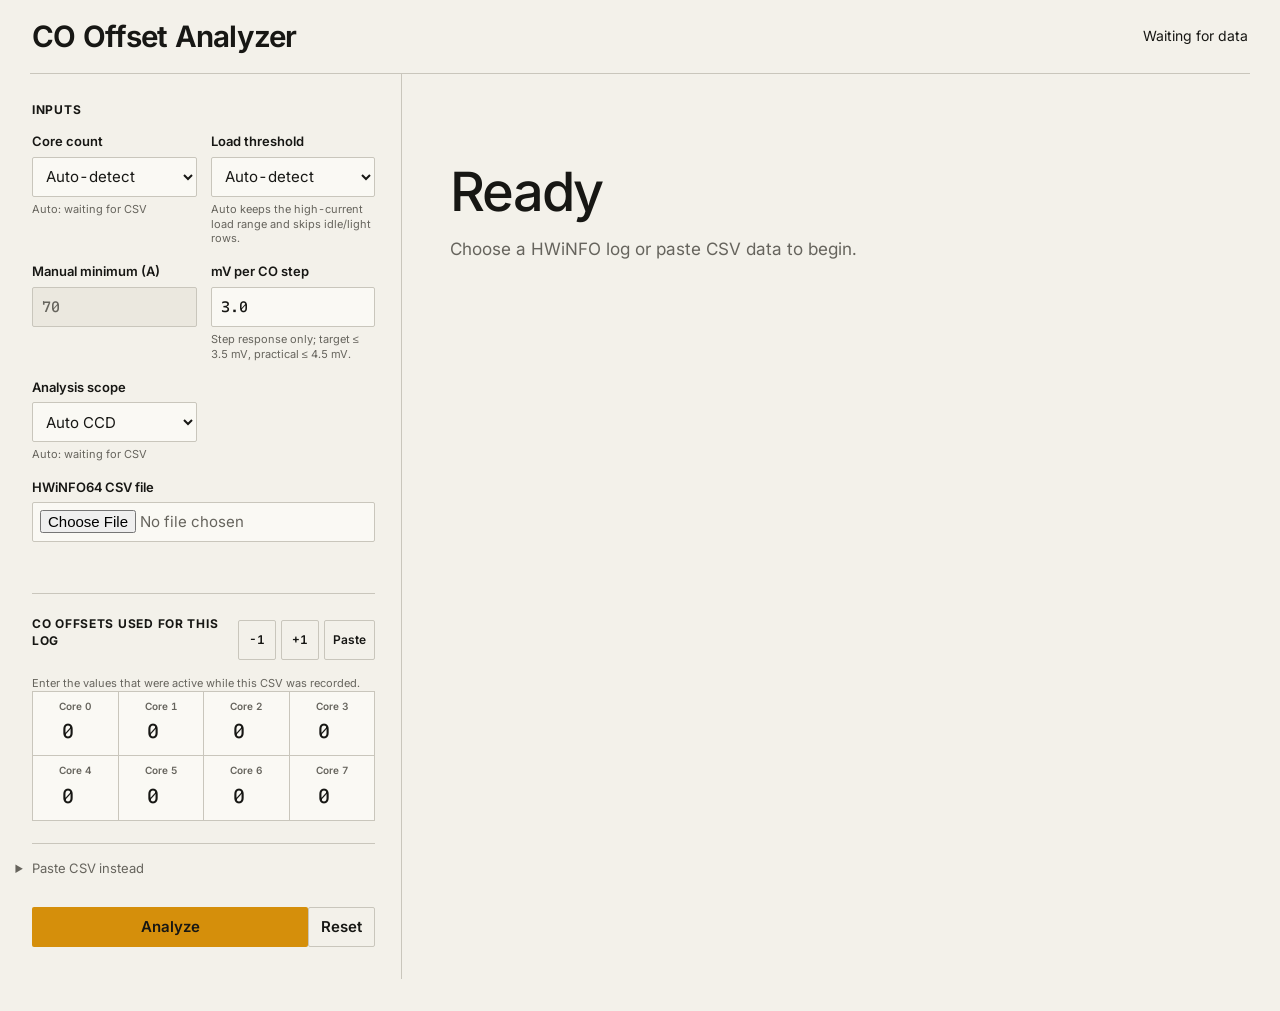
<file: index.html>
<!DOCTYPE html>
<html lang="en">
<head>
    <meta charset="UTF-8">
    <meta name="viewport" content="width=device-width, initial-scale=1.0">
    <title>CO Offset Analyzer — V2</title>
    <link rel="icon" type="image/svg+xml" href="favicon.svg">
    <link rel="stylesheet" href="v2.css">
</head>
<body>
    <main class="app">
        <header class="topbar">
            <div>
                <h1>CO Offset Analyzer</h1>
            </div>
            <div id="status" class="status-pill" role="status" aria-live="polite">Waiting for data</div>
        </header>

        <div class="layout">
            <section class="panel controls" aria-label="Analyzer controls">
                <div class="section">
                    <h2>Inputs</h2>
                    <div class="form-grid">
                        <div>
                            <label for="coreCount">Core count</label>
                            <select id="coreCount" onchange="updateCoreCountMode()">
                                <option value="auto" selected>Auto-detect</option>
                                <option value="4">4 cores</option>
                                <option value="6">6 cores</option>
                                <option value="8">8 cores</option>
                                <option value="10">10 cores</option>
                                <option value="12">12 cores</option>
                                <option value="14">14 cores</option>
                                <option value="16">16 cores</option>
                                <option value="24">24 cores</option>
                                <option value="32">32 cores</option>
                            </select>
                            <p id="coreDetect" class="field-note">Auto: waiting for CSV</p>
                        </div>
                        <div>
                            <label for="loadThresholdMode">Load threshold</label>
                            <select id="loadThresholdMode" onchange="updateLoadThresholdMode(); rerunIfReady()">
                                <option value="auto" selected>Auto-detect</option>
                                <option value="manual">Manual current</option>
                            </select>
                            <p id="loadThresholdNote" class="field-note">Auto keeps the high-current load range.</p>
                        </div>
                        <div>
                            <label for="minCurrent">Manual minimum (A)</label>
                            <input type="number" id="minCurrent" value="70" step="0.1" disabled>
                        </div>
                        <div>
                            <label for="mvStep">mV per CO step</label>
                            <input type="number" id="mvStep" value="3.0" step="0.1">
                            <p class="field-note">Step response only; target ≤ 3.5 mV, practical ≤ 4.5 mV.</p>
                        </div>
                        <div>
                            <label for="analysisScope">Analysis scope</label>
                            <select id="analysisScope" onchange="rerunIfReady()">
                                <option value="auto" selected>Auto CCD</option>
                                <option value="whole">Whole CPU</option>
                            </select>
                            <p id="scopeDetect" class="field-note">Auto: waiting for CSV</p>
                        </div>
                        <div class="form-field-full">
                            <label for="csvFile">HWiNFO64 CSV file</label>
                            <input type="file" id="csvFile" accept=".csv" onchange="handleFileUpload(event)">
                        </div>
                    </div>
                    <div class="file-line">
                        <p class="field-note">Upload a log or paste CSV content below.</p>
                        <span id="fileName"></span>
                    </div>
                    <div id="progressWrap" class="progress-wrap" hidden aria-live="polite">
                        <div class="progress-head">
                            <span id="progressPhase">Idle</span>
                            <span id="progressDetail" class="progress-detail"></span>
                        </div>
                        <div class="progress-track">
                            <div id="progressBar" class="progress-bar"></div>
                        </div>
                    </div>
                </div>

                <div class="section">
                    <div class="offset-toolbar">
                        <h3>CO offsets used for this log</h3>
                        <div class="button-row">
                            <button type="button" class="ghost-btn" onclick="nudgeAllOffsets(-1)">-1</button>
                            <button type="button" class="ghost-btn" onclick="nudgeAllOffsets(1)">+1</button>
                            <button type="button" class="ghost-btn" onclick="pasteOffsetsFromClipboard()">Paste</button>
                        </div>
                    </div>
                    <p class="field-note">Enter the values that were active while this CSV was recorded.</p>
                    <div id="offsetInputs" class="offset-inputs"></div>
                </div>

                <details class="source-details">
                    <summary>Paste CSV instead</summary>
                    <label for="csvText">CSV content</label>
                    <textarea id="csvText" placeholder="Paste HWiNFO64 CSV data here..."></textarea>
                    <button type="button" class="ghost-btn" onclick="clearCsv()">Clear pasted data</button>
                </details>

                <div class="actions">
                    <button id="analyzeButton" class="primary-btn" onclick="analyzeData()">Analyze</button>
                    <button type="button" class="ghost-btn" onclick="resetOffsets()">Reset</button>
                </div>
            </section>

            <section class="panel results-panel" aria-label="Analyzer results">
                <div id="results" class="empty-state">
                    <div class="empty-state-inner">
                        
                        <h2>Ready</h2>
                        <p>Choose a HWiNFO log or paste CSV data to begin.</p>
                    </div>
                </div>
            </section>
        </div>
    </main>

    <script>
        let detectedCoreCount = null;
        let detectTimer = null;
        let autoAnalyzeTimer = null;
        let latestRecommendations = null;
        let latestAnalysisResults = null;
        let uploadedCsvText = '';
        let uploadedCsvName = '';
        let activeAnalysisId = 0;
        let session = null;
        let closedPassBackup = null;
        const DEFAULT_CSV_PLACEHOLDER = 'Paste HWiNFO64 CSV data here...';
        const LARGE_TEXTAREA_LIMIT = 2 * 1024 * 1024;
        const ANALYSIS_YIELD_MS = 32;
        const AUTO_LOAD_PEAK_RATIO = 0.65;
        const AUTO_LOAD_P95_RATIO = 0.85;
        const AUTO_LOAD_USAGE_MIN = 80;
        const AUTO_LOAD_USAGE_MIN_ROWS = 10;
        const AUTO_LOAD_MIN_PER_CORE_A = 2.5;
        const AUTO_LOAD_MIN_FLOOR_A = 20;
        const CLOCK_STRETCH_MIN_ROWS = 100;
        const MIN_ACTIONABLE_ROWS = 75;
        const MIN_ACTIONABLE_DURATION_MS = 75 * 1000;
        const MIN_TIMED_ACTIONABLE_ROWS = 30;
        const LOAD_RUN_MAX_GAP = 2;
        const LOAD_RUN_MAX_GAP_MS = LOAD_RUN_MAX_GAP * 1000;
        const MAX_FILTERED_OBSERVATION_GAP_MS = 10 * 1000;
        const ANALYSIS_WARMUP_ROWS = 10;
        const ANALYSIS_WARMUP_MS = 10 * 1000;
        const MAX_ANALYSIS_ROWS = 300;
        const MAX_ANALYSIS_DURATION_MS = 300 * 1000;
        const TIME_NORMALIZATION_INTERVAL_MS = 1000;
        const STATIONARITY_WINDOW_COUNT = 3;
        const STATIONARY_MEDIAN_CORE_SD_MV = 0.50;
        const STATIONARY_MAX_CORE_SD_MV = 0.75;
        const STATIONARY_MAX_CORE_DRIFT_MV = 1.00;
        const STATIONARY_MAX_VECTOR_RMS_MV = 0.75;
        const CONVERGED_SPREAD_MV = 3.5;
        const PRACTICAL_SPREAD_MV = 4.5;
        const CO_ACTION_HYSTERESIS_MV = 0.25;
        const CO_MIN = -50;
        const CO_INPUT_MAX = 30;
        const CO_AUTO_POSITIVE_MAX = 3;

        updateOffsetInputs();
        updateLoadThresholdMode();
        restoreSessionState();
        document.getElementById('offsetInputs').addEventListener('input', event => {
            if (event.target.matches('input[id^="offset"]')) refreshRecommendationsFromCurrentOffsets();
        });
        document.getElementById('mvStep').addEventListener('input', refreshRecommendationsFromCurrentOffsets);
        document.getElementById('csvText').addEventListener('input', () => {
            invalidateLatestAnalysis();
            uploadedCsvText = '';
            uploadedCsvName = '';
            activeAnalysisId++;
            document.getElementById('fileName').textContent = '';
            document.getElementById('csvText').placeholder = DEFAULT_CSV_PLACEHOLDER;
            clearProgress();
            clearTimeout(detectTimer);
            clearTimeout(autoAnalyzeTimer);
            detectTimer = setTimeout(() => {
                const csvText = getActiveCsvText();
                updateDetectedCoreCountFromText(csvText);
                scheduleAutoAnalyze(csvText);
            }, 180);
        });

        function setStatus(text) {
            document.getElementById('status').textContent = text;
        }

        function invalidateLatestAnalysis() {
            latestAnalysisResults = null;
            latestRecommendations = null;
        }

        function getActiveCsvText() {
            return uploadedCsvText || document.getElementById('csvText').value;
        }

        function setProgress(phase, percent = null, detail = '') {
            const wrap = document.getElementById('progressWrap');
            const bar = document.getElementById('progressBar');
            wrap.hidden = false;
            document.getElementById('progressPhase').textContent = phase;
            document.getElementById('progressDetail').textContent = detail;
            setStatus(phase);

            if (Number.isFinite(percent)) {
                const safePercent = Math.max(0, Math.min(100, percent));
                wrap.classList.remove('indeterminate');
                bar.style.width = `${safePercent}%`;
                bar.style.transform = '';
            } else {
                wrap.classList.add('indeterminate');
                bar.style.width = '';
                bar.style.transform = '';
            }
        }

        function clearProgress() {
            const wrap = document.getElementById('progressWrap');
            if (!wrap) return;

            wrap.hidden = true;
            wrap.classList.remove('indeterminate');
            document.getElementById('progressBar').style.width = '0%';
            document.getElementById('progressPhase').textContent = 'Idle';
            document.getElementById('progressDetail').textContent = '';
        }

        function setAnalysisBusy(isBusy) {
            const button = document.getElementById('analyzeButton');
            if (button) button.disabled = isBusy;
        }

        function yieldToBrowser() {
            return new Promise(resolve => setTimeout(resolve, 0));
        }

        async function paintProgress(phase, percent = null, detail = '') {
            setProgress(phase, percent, detail);
            await yieldToBrowser();
        }

        function cancelError() {
            const error = new Error('Analysis cancelled');
            error.cancelled = true;
            return error;
        }

        function ensureAnalysisCurrent(analysisId) {
            if (analysisId !== activeAnalysisId) {
                throw cancelError();
            }
        }

        function formatBytes(bytes) {
            if (!Number.isFinite(bytes)) return '';
            const units = ['B', 'KB', 'MB', 'GB'];
            let size = bytes;
            let unit = 0;

            while (size >= 1024 && unit < units.length - 1) {
                size /= 1024;
                unit++;
            }

            const digits = unit === 0 || size >= 10 ? 0 : 1;
            return `${size.toFixed(digits)} ${units[unit]}`;
        }

        function hasCsvContent(text) {
            return /\S/.test(text);
        }

        function rerunIfReady() {
            updateScopeLabel(null);
            const csvText = getActiveCsvText();
            if (canAnalyzeText(csvText)) {
                analyzeData();
            }
        }

        function updateCoreCountMode() {
            updateCoreCountLabel();
            updateOffsetInputs();
        }

        function updateLoadThresholdMode() {
            const mode = document.getElementById('loadThresholdMode').value;
            const input = document.getElementById('minCurrent');
            const note = document.getElementById('loadThresholdNote');
            input.disabled = mode !== 'manual';
            note.textContent = mode === 'manual'
                ? 'Use this only when you know the current range for the workload.'
                : 'Auto keeps the high-current load range and skips idle/light rows.';
        }

        function resolveCoreCount() {
            const selected = document.getElementById('coreCount').value;
            return selected === 'auto' ? (detectedCoreCount || 8) : parseInt(selected);
        }

        function updateCoreCountLabel() {
            const label = document.getElementById('coreDetect');
            const selected = document.getElementById('coreCount').value;

            if (selected === 'auto') {
                label.textContent = detectedCoreCount ? `Auto: ${detectedCoreCount} cores detected` : 'Auto: waiting for CSV';
            } else {
                label.textContent = `Manual override: ${selected} cores`;
            }
        }

        function updateScopeLabel(groups) {
            const label = document.getElementById('scopeDetect');
            const selected = document.getElementById('analysisScope').value;

            if (selected === 'whole') {
                label.textContent = 'Manual: one CPU-wide baseline';
                return;
            }

            if (!groups) {
                label.textContent = 'Auto: waiting for CSV';
                return;
            }

            const groupCount = Object.keys(groups).length;
            label.textContent = groupCount > 1
                ? `Auto: ${groupCount} CCD groups detected`
                : 'Auto: single CCD / whole CPU';
        }

        function updateOffsetInputs() {
            const coreCount = resolveCoreCount();
            const container = document.getElementById('offsetInputs');
            const previous = getCurrentOffsetsSafe();
            container.innerHTML = '';
            updateCoreCountLabel();

            for (let i = 0; i < coreCount; i++) {
                const div = document.createElement('div');
                div.className = 'offset-input';
                div.innerHTML = `
                    <label for="offset${i}">Core ${i}</label>
                    <input type="number" id="offset${i}" value="${previous[i] ?? 0}" min="-50" max="30">
                `;
                container.appendChild(div);
            }
        }

        function getCurrentOffsetsSafe() {
            const container = document.getElementById('offsetInputs');
            if (!container) return {};

            const offsets = {};
            container.querySelectorAll('input[id^="offset"]').forEach(input => {
                const coreIdx = parseInt(input.id.replace('offset', ''));
                offsets[coreIdx] = parseInt(input.value) || 0;
            });
            return offsets;
        }

        function resetOffsets() {
            document.querySelectorAll('#offsetInputs input').forEach(input => {
                input.value = 0;
            });
            refreshRecommendationsFromCurrentOffsets();
            setStatus('Offsets reset');
        }

        function nudgeAllOffsets(amount) {
            document.querySelectorAll('#offsetInputs input').forEach(input => {
                const min = parseInt(input.min);
                const max = parseInt(input.max);
                const current = parseInt(input.value) || 0;
                input.value = Math.max(min, Math.min(max, current + amount));
            });
            refreshRecommendationsFromCurrentOffsets();
            setStatus(`${amount > 0 ? 'Increased' : 'Decreased'} all current offsets by 1`);
        }

        function applyOffsetsToInputs(offsets) {
            let applied = 0;

            Object.entries(offsets).forEach(([core, offset]) => {
                const input = document.getElementById(`offset${core}`);
                if (!input) return;

                input.value = Math.max(-50, Math.min(30, parseInt(offset)));
                applied++;
            });

            return applied;
        }

        function parseOffsetsText(text) {
            const offsets = {};
            const corePattern = /Core\s+(\d+)\s*:\s*(-?\d+)/gi;
            let match;

            while ((match = corePattern.exec(text)) !== null) {
                offsets[parseInt(match[1])] = parseInt(match[2]);
            }

            if (Object.keys(offsets).length > 0) {
                return offsets;
            }

            const numericValues = text
                .split(/[\s,;]+/)
                .map(value => value.trim())
                .filter(Boolean)
                .map(Number)
                .filter(Number.isFinite);

            numericValues.forEach((value, index) => {
                offsets[index] = value;
            });

            return offsets;
        }

        function pasteOffsetsFromText(text) {
            const offsets = parseOffsetsText(text);
            const applied = applyOffsetsToInputs(offsets);

            if (applied > 0) {
                refreshRecommendationsFromCurrentOffsets();
                setStatus(`Applied ${applied} current offsets`);
            } else {
                setStatus('No offsets found to paste');
            }
        }

        function pasteOffsetsFromClipboard() {
            if (!navigator.clipboard?.readText) {
                setStatus('Clipboard paste unavailable');
                return;
            }

            navigator.clipboard.readText().then(pasteOffsetsFromText).catch(() => {
                setStatus('Clipboard paste blocked');
            });
        }

        function useRecommendationsAsCurrent() {
            closePass();
        }

        function clearCsvSource() {
            document.getElementById('csvText').value = '';
            document.getElementById('csvText').placeholder = DEFAULT_CSV_PLACEHOLDER;
            document.getElementById('fileName').textContent = '';
            uploadedCsvText = '';
            uploadedCsvName = '';
            invalidateLatestAnalysis();
            activeAnalysisId++;
            clearTimeout(detectTimer);
            clearTimeout(autoAnalyzeTimer);
            clearProgress();
        }

        function clearCsv() {
            clearCsvSource();
            detectedCoreCount = null;
            updateOffsetInputs();
            updateScopeLabel(null);
            renderIdleState();
            setStatus('Waiting for CSV data');
        }

        function renderIdleState() {
            if (getSession().pending) {
                renderWaitingState();
                return;
            }
            const results = document.getElementById('results');
            results.className = 'empty-state';
            results.innerHTML = '<div class="empty-state-inner"><h2>Ready</h2><p>Choose a HWiNFO log or paste CSV data to begin.</p></div>';
        }

        function handleFileUpload(event) {
            const file = event.target.files[0];
            if (file) {
                const analysisId = ++activeAnalysisId;
                const textArea = document.getElementById('csvText');
                const fileLabel = document.getElementById('fileName');
                const reader = new FileReader();
                clearTimeout(detectTimer);
                clearTimeout(autoAnalyzeTimer);
                invalidateLatestAnalysis();
                uploadedCsvText = '';
                uploadedCsvName = file.name;
                textArea.value = '';
                textArea.placeholder = file.size > LARGE_TEXTAREA_LIMIT
                    ? `Large CSV loaded from ${file.name}; kept out of this text box for performance.`
                    : DEFAULT_CSV_PLACEHOLDER;
                fileLabel.textContent = `${file.name} (${formatBytes(file.size)})`;
                setProgress('Reading CSV', 0, `0 / ${formatBytes(file.size)}`);

                reader.onprogress = function(e) {
                    if (analysisId !== activeAnalysisId) return;
                    if (e.lengthComputable) {
                        const percent = file.size > 0 ? (e.loaded / e.total) * 100 : 100;
                        setProgress('Reading CSV', percent, `${formatBytes(e.loaded)} / ${formatBytes(e.total)}`);
                    } else {
                        setProgress('Reading CSV', null, formatBytes(e.loaded));
                    }
                };
                reader.onerror = function() {
                    if (analysisId !== activeAnalysisId) return;
                    clearProgress();
                    showErrorV2(document.getElementById('results'), `Could not read ${file.name}`);
                };
                reader.onload = async function(e) {
                    if (analysisId !== activeAnalysisId) return;
                    const text = e.target.result || '';
                    uploadedCsvText = text;
                    if (file.size <= LARGE_TEXTAREA_LIMIT) {
                        textArea.value = text;
                    }

                    updateDetectedCoreCountFromText(text);
                    await paintProgress('CSV loaded', 100, `${formatBytes(file.size)} ready`);
                    scheduleAutoAnalyze(text, 0);
                };
                reader.onloadend = function() {
                    event.target.value = '';
                };
                reader.readAsText(file);
            }
        }

        function getCurrentOffsets() {
            const coreCount = resolveCoreCount();
            const offsets = {};
            for (let i = 0; i < coreCount; i++) {
                const input = document.getElementById(`offset${i}`);
                const val = Number(input.value);
                if (!Number.isInteger(val) || val < -50 || val > 30) {
                    throw new Error(`Core ${i} offset must be a whole number from -50 to 30.`);
                }
                offsets[i] = val;
            }
            return offsets;
        }

        function updateDetectedCoreCountFromText(text) {
            if (!hasCsvContent(text)) {
                updateCoreCountLabel();
                return;
            }

            const headers = getCsvHeaders(text);
            const detected = detectCoreCount(headers);

            if (detected > 0 && detected !== detectedCoreCount) {
                detectedCoreCount = detected;
                if (document.getElementById('coreCount').value === 'auto') {
                    updateOffsetInputs();
                } else {
                    updateCoreCountLabel();
                }
            } else {
                updateCoreCountLabel();
            }
        }

        function scheduleAutoAnalyze(text = getActiveCsvText(), delay = 250) {
            clearTimeout(autoAnalyzeTimer);
            autoAnalyzeTimer = setTimeout(() => {
                if (canAnalyzeText(text)) {
                    analyzeData();
                }
            }, delay);
        }

        function canAnalyzeText(text) {
            if (!hasCsvContent(text)) return false;

            const headers = getCsvHeaders(text);
            if (headers.length === 0) return false;

            const hasCurrent = Boolean(resolveLoadSensor(headers));
            const hasVid = headers.some(isCoreVidColumn);
            return hasCurrent && hasVid;
        }

        function getCsvHeaders(text) {
            const firstLine = getFirstNonEmptyLine(text);
            if (!firstLine) return [];

            return parseCSVLine(firstLine).map(cleanCsvHeader);
        }

        function getFirstNonEmptyLine(text) {
            let cursor = 0;

            while (cursor < text.length) {
                const lineInfo = readCsvLine(text, cursor);
                const line = lineInfo.line.replace(/^\uFEFF/, '');
                if (line.trim()) return line;
                cursor = lineInfo.nextCursor;
            }

            return '';
        }

        function cleanCsvHeader(header) {
            return header.trim().replace(/^"|"$/g, '');
        }

        function normalizeHeader(header) {
            return String(header ?? '')
                .normalize('NFD')
                .replace(/[\u0300-\u036f]/g, '')
                .toLowerCase();
        }

        const rowTimingCache = new WeakMap();

        function parseTimeOfDayMs(value) {
            const match = String(value ?? '').trim().match(/^(\d{1,2}):(\d{1,2}):(\d{1,2})(?:[.,](\d+))?$/);
            if (!match) return NaN;
            const hours = Number(match[1]);
            const minutes = Number(match[2]);
            const seconds = Number(match[3]);
            if (hours > 23 || minutes > 59 || seconds > 59) return NaN;
            const milliseconds = Number((match[4] || '').slice(0, 3).padEnd(3, '0')) || 0;
            return ((hours * 60 + minutes) * 60 + seconds) * 1000 + milliseconds;
        }

        function findTimingColumns(rows) {
            const sample = rows.find(row => row && typeof row === 'object');
            if (!sample) return { timeColumn: null, dateColumn: null };
            const keys = Object.keys(sample);
            const timeColumn = keys.find(key => ['time', 'zeit'].includes(normalizeHeader(key).trim())) || null;
            const dateColumn = keys.find(key => ['date', 'datum'].includes(normalizeHeader(key).trim())) || null;
            return { timeColumn, dateColumn };
        }

        function annotateRowTiming(rows) {
            if (!Array.isArray(rows) || rows.length === 0) {
                return { entries: [], cadenceMs: NaN, available: false, timestamped: false };
            }

            const cached = rows.map(row => row && typeof row === 'object' ? rowTimingCache.get(row) : undefined);
            if (cached.every(entry => entry !== undefined)) {
                const cadences = cached.map(entry => entry.sourceCadenceMs).filter(Number.isFinite).sort((a, b) => a - b);
                const timestamped = cached.some(entry => entry.timestamped);
                return {
                    entries: cached,
                    cadenceMs: cadences.length > 0 ? median(cadences) : NaN,
                    available: timestamped && cached.filter(entry => entry.valid).length >= 2,
                    timestamped
                };
            }

            const { timeColumn, dateColumn } = findTimingColumns(rows);
            if (!timeColumn) {
                const entries = rows.map(row => {
                    const entry = { valid: false, timestamped: false, sourceCadenceMs: NaN };
                    if (row && typeof row === 'object') rowTimingCache.set(row, entry);
                    return entry;
                });
                return { entries, cadenceMs: NaN, available: false, timestamped: false };
            }

            const dayMs = 24 * 60 * 60 * 1000;
            const provisional = [];
            let segment = 0;
            let previousTimeOfDay = NaN;
            let previousAbsolute = NaN;
            let previousDate = '';

            rows.forEach(row => {
                const timeOfDay = parseTimeOfDayMs(row?.[timeColumn]);
                const dateKey = dateColumn ? String(row?.[dateColumn] ?? '').trim() : '';
                if (!Number.isFinite(timeOfDay)) {
                    provisional.push({ valid: false });
                    segment++;
                    previousTimeOfDay = NaN;
                    previousAbsolute = NaN;
                    previousDate = '';
                    return;
                }

                let absolute = timeOfDay;
                if (Number.isFinite(previousAbsolute)) {
                    const dateChanged = Boolean(dateColumn && dateKey && previousDate && dateKey !== previousDate);
                    if (dateChanged || (!dateColumn && previousTimeOfDay - timeOfDay > dayMs / 2)) {
                        absolute = previousAbsolute + (dayMs - previousTimeOfDay) + timeOfDay;
                    } else if (timeOfDay >= previousTimeOfDay) {
                        absolute = previousAbsolute + (timeOfDay - previousTimeOfDay);
                    } else {
                        segment++;
                        absolute = timeOfDay;
                    }
                }

                provisional.push({ valid: true, timeMs: absolute, segment });
                previousTimeOfDay = timeOfDay;
                previousAbsolute = absolute;
                previousDate = dateKey;
            });

            const positiveDeltas = [];
            for (let index = 1; index < provisional.length; index++) {
                const previous = provisional[index - 1];
                const current = provisional[index];
                if (!previous.valid || !current.valid || previous.segment !== current.segment) continue;
                const delta = current.timeMs - previous.timeMs;
                if (delta > 0) positiveDeltas.push(delta);
            }
            positiveDeltas.sort((a, b) => a - b);
            const cadenceMs = positiveDeltas.length > 0 ? median(positiveDeltas) : NaN;
            const sessionGapMs = Number.isFinite(cadenceMs)
                ? cadenceMs + LOAD_RUN_MAX_GAP_MS
                : Infinity;

            const entries = [];
            let finalSegment = 0;
            let previous = null;
            provisional.forEach((entry, index) => {
                if (!entry.valid) {
                    const invalid = { valid: false, timestamped: true, sourceCadenceMs: cadenceMs };
                    entries.push(invalid);
                    if (rows[index] && typeof rows[index] === 'object') rowTimingCache.set(rows[index], invalid);
                    finalSegment++;
                    previous = null;
                    return;
                }
                if (previous && (entry.segment !== previous.segment || entry.timeMs - previous.timeMs > sessionGapMs)) {
                    finalSegment++;
                }
                const timed = {
                    valid: true,
                    timestamped: true,
                    timeMs: entry.timeMs,
                    segment: finalSegment,
                    sourceCadenceMs: cadenceMs
                };
                entries.push(timed);
                if (rows[index] && typeof rows[index] === 'object') rowTimingCache.set(rows[index], timed);
                previous = entry;
            });

            return {
                entries,
                cadenceMs,
                available: entries.filter(entry => entry.valid).length >= 2,
                timestamped: true
            };
        }

        function getObservationTiming(rows) {
            const series = annotateRowTiming(rows);
            if (!series.available || rows.length < 2 || series.entries.some(entry => !entry.valid)) {
                return {
                    available: false,
                    timestamped: series.timestamped,
                    durationMs: NaN,
                    cadenceMs: series.cadenceMs,
                    sampleCount: rows.length,
                    entries: series.entries,
                    reason: series.timestamped ? 'Timestamped readings are incomplete or too sparse to form one continuous load run.' : ''
                };
            }
            const segments = new Set(series.entries.map(entry => entry.segment));
            if (segments.size !== 1) {
                return {
                    available: false,
                    timestamped: true,
                    durationMs: NaN,
                    cadenceMs: series.cadenceMs,
                    sampleCount: rows.length,
                    entries: series.entries,
                    reason: 'Timestamped readings cross a gap and do not form one continuous load run.'
                };
            }
            const deltas = [];
            for (let index = 1; index < series.entries.length; index++) {
                const delta = series.entries[index].timeMs - series.entries[index - 1].timeMs;
                const allowedFilteredGapMs = Number.isFinite(series.cadenceMs)
                    ? series.cadenceMs + MAX_FILTERED_OBSERVATION_GAP_MS
                    : NaN;
                if (delta < 0 || (Number.isFinite(allowedFilteredGapMs) && delta > allowedFilteredGapMs)) {
                    return {
                        available: false,
                        timestamped: true,
                        durationMs: NaN,
                        cadenceMs: series.cadenceMs,
                        sampleCount: rows.length,
                        entries: series.entries,
                        reason: 'Timestamped readings cross a gap and do not form one continuous load run.'
                    };
                }
                if (delta > 0) deltas.push(delta);
            }
            deltas.sort((a, b) => a - b);
            const cadenceMs = deltas.length > 0 ? median(deltas) : series.cadenceMs;
            const first = series.entries[0].timeMs;
            const last = series.entries[series.entries.length - 1].timeMs;
            const durationMs = Number.isFinite(cadenceMs) && last >= first ? last - first + cadenceMs : NaN;
            return {
                available: Number.isFinite(durationMs) && durationMs > 0,
                timestamped: true,
                durationMs,
                cadenceMs,
                sampleCount: rows.length,
                startMs: first,
                endMs: last + cadenceMs,
                entries: series.entries
            };
        }

        function evaluateObservationRequirement(rowsOrCount) {
            if (Array.isArray(rowsOrCount)) {
                const timing = getObservationTiming(rowsOrCount);
                if (timing.available) {
                    const enoughSamples = rowsOrCount.length >= MIN_TIMED_ACTIONABLE_ROWS;
                    const enoughDuration = timing.durationMs + 1e-6 >= MIN_ACTIONABLE_DURATION_MS;
                    return {
                        sufficient: enoughSamples && enoughDuration,
                        mode: 'time',
                        sampleCount: rowsOrCount.length,
                        durationMs: timing.durationMs,
                        timing
                    };
                }
                if (timing.timestamped) {
                    return {
                        sufficient: false,
                        mode: 'time',
                        sampleCount: rowsOrCount.length,
                        durationMs: timing.durationMs,
                        timing,
                        reason: timing.reason
                    };
                }
                return {
                    sufficient: rowsOrCount.length >= MIN_ACTIONABLE_ROWS,
                    mode: 'rows',
                    sampleCount: rowsOrCount.length,
                    durationMs: NaN,
                    timing
                };
            }
            const sampleCount = Number(rowsOrCount) || 0;
            return {
                sufficient: sampleCount >= MIN_ACTIONABLE_ROWS,
                mode: 'rows',
                sampleCount,
                durationMs: NaN,
                timing: null
            };
        }

        function observationRequirementScore(requirement) {
            if (requirement.mode === 'time') {
                const durationScore = Number.isFinite(requirement.durationMs)
                    ? requirement.durationMs / MIN_ACTIONABLE_DURATION_MS
                    : 0;
                return Math.min(
                    durationScore,
                    requirement.sampleCount / MIN_TIMED_ACTIONABLE_ROWS
                );
            }
            return requirement.sampleCount / MIN_ACTIONABLE_ROWS;
        }

        function normalizeTimedRows(rows) {
            const timing = getObservationTiming(rows);
            const requirement = evaluateObservationRequirement(rows);
            if (!requirement.sufficient || !timing.available || timing.cadenceMs >= TIME_NORMALIZATION_INTERVAL_MS * 0.8) {
                return { rows, resampled: false, sourceRows: rows.length, timing };
            }

            const buckets = new Map();
            timing.entries.forEach((entry, index) => {
                const bucket = Math.floor((entry.timeMs - timing.startMs) / TIME_NORMALIZATION_INTERVAL_MS);
                if (!buckets.has(bucket)) buckets.set(bucket, []);
                buckets.get(bucket).push({ row: rows[index], timeMs: entry.timeMs });
            });
            const normalized = [...buckets.entries()].map(([bucket, candidates]) => {
                const center = timing.startMs + bucket * TIME_NORMALIZATION_INTERVAL_MS + TIME_NORMALIZATION_INTERVAL_MS / 2;
                return candidates.reduce((best, candidate) =>
                    Math.abs(candidate.timeMs - center) < Math.abs(best.timeMs - center) ? candidate : best
                ).row;
            });
            return {
                rows: normalized,
                resampled: normalized.length !== rows.length,
                sourceRows: rows.length,
                timing: getObservationTiming(normalized)
            };
        }

        function formatElapsedDuration(durationMs) {
            if (!Number.isFinite(durationMs)) return '';
            const seconds = durationMs / 1000;
            const flooredTenths = Math.floor(seconds * 10 + 1e-6) / 10;
            return `${flooredTenths.toFixed(1)} s`;
        }

        function headerHasUnit(header, unit) {
            return new RegExp(`\\[\\s*${unit}\\s*\\]`, 'i').test(header);
        }

        function containsAny(value, terms) {
            return terms.some(term => value.includes(term));
        }

        const CPU_TERMS = ['cpu', 'processor', 'prozessor', 'processeur', 'procesador', 'processore'];
        const CORE_TERMS = ['core', 'kern', 'coeur', 'noyau', 'nucleo'];
        const CURRENT_TERMS = ['current', 'strom', 'courant', 'corriente', 'corrente', 'amper'];
        const CORE_CURRENT_TERMS = ['corecurrent', 'core current', 'kernstrom', 'kern strom', 'courantcoeur', 'courant coeur'];
        const POWER_TERMS = ['power', 'leistung', 'puissance', 'potencia', 'potenza'];
        const VOLTAGE_TERMS = ['voltage', 'spannung', 'tension', 'voltaje', 'tensione'];
        const CLOCK_TERMS = ['clock', 'takt', 'frequenz', 'frequency', 'frequence', 'frecuencia', 'frequencia', 'frequenza'];
        const EFFECTIVE_TERMS = ['effective', 'effektiv', 'effectif', 'efectiv', 'effettiv', 'efetiv'];
        const USAGE_TERMS = ['usage', 'utility', 'auslastung', 'utilisation', 'utilization', 'utilizacion', 'uso', 'charge', 'utilizzo'];
        const CLOCK_EXCLUDE_TERMS = [
            'gpu',
            'l3',
            'cache',
            'bus',
            'memory',
            'speicher',
            'dram',
            'fabric',
            'fclk',
            'uclk',
            'limit',
            'grenzwert',
            'controller',
            'ratio'
        ];

        function isAverageHeader(normalizedHeader) {
            return containsAny(normalizedHeader, ['avg', 'average', 'durchschnitt', 'moyenne', 'promedio', 'media']);
        }

        function extractCoreIndex(header, allowLoose = false) {
            const normalized = normalizeHeader(header);
            const patterns = [
                /\bcore\s*#?\s*(\d+)\b/i,
                /\bcore(\d+)\b/i,
                /\bkern\s*#?\s*(\d+)\b/i,
                /\bcoeur\s*#?\s*(\d+)\b/i,
                /\bnoyau\s*#?\s*(\d+)\b/i,
                /\bnucleo\s*#?\s*(\d+)\b/i,
                /\bnucleo(\d+)\b/i
            ];

            for (const pattern of patterns) {
                const match = normalized.match(pattern);
                if (match) return parseInt(match[1]);
            }

            if (allowLoose && (/\bvid\b/.test(normalized) || /\bt\d+\b/.test(normalized) || /\bccd\s*\d+/.test(normalized))) {
                const firstNumber = normalized.match(/(?:^|[^\d])(\d+)(?:[^\d]|$)/);
                return firstNumber ? parseInt(firstNumber[1]) : null;
            }

            return null;
        }

        function isCoreVidColumn(header) {
            return headerHasUnit(header, 'V')
                && /\bvid\b/i.test(header)
                && extractCoreIndex(header, true) !== null;
        }

        function detectCoreCount(headers) {
            const coreIndexes = headers
                .filter(isCoreVidColumn)
                .map(h => extractCoreIndex(h, true))
                .filter(Number.isFinite);

            return coreIndexes.length > 0 ? Math.max(...coreIndexes) + 1 : 0;
        }

        function getCoreIndexFromVidColumn(col) {
            return isCoreVidColumn(col) ? extractCoreIndex(col, true) : null;
        }

        function detectCCDGroups(headers, coreIndexes) {
            const groups = {};
            const knownCores = new Set(coreIndexes);

            headers.forEach(header => {
                const ccdMatch = header.match(/\bCCD\s*(\d+)\b/i);
                if (!ccdMatch) return;

                const coreIdx = extractCoreIndex(header);
                const ccdIdx = parseInt(ccdMatch[1]);
                if (!knownCores.has(coreIdx)) return;

                const label = `CCD${ccdIdx}`;
                if (!groups[label]) groups[label] = [];
                if (!groups[label].includes(coreIdx)) groups[label].push(coreIdx);
            });


            const memberships = coreIndexes.map(core => Object.values(groups)
                .filter(cores => cores.includes(core)).length);
            const incompleteOrAmbiguous = memberships.some(count => count !== 1);

            if (Object.keys(groups).length === 0 || incompleteOrAmbiguous) {
                Object.keys(groups).forEach(group => delete groups[group]);
                groups.CPU = [...coreIndexes];
            }

            Object.values(groups).forEach(cores => cores.sort((a, b) => a - b));
            return groups;
        }

        function resolveAnalysisGroups(headers, coreIndexes) {
            const scope = document.getElementById('analysisScope').value;
            const ccdGroups = detectCCDGroups(headers, coreIndexes);

            if (scope === 'whole' || Object.keys(ccdGroups).length < 2) {
                const groups = { CPU: [...coreIndexes] };
                updateScopeLabel(groups);
                return groups;
            }

            updateScopeLabel(ccdGroups);
            return ccdGroups;
        }

        function getCoreGroupLabel(groups, coreIdx) {
            return Object.entries(groups).find(([, cores]) => cores.includes(coreIdx))?.[0] || 'CPU';
        }

        function calculateReferenceBaselines(vidMeans, groups) {
            const referenceBaselines = {};
            const groupBaselines = {};
            const meansByCore = {};

            Object.entries(vidMeans).forEach(([col, mean]) => {
                const coreIdx = getCoreIndexFromVidColumn(col);
                if (coreIdx !== null) meansByCore[coreIdx] = mean;
            });

            Object.entries(groups).forEach(([group, cores]) => {
                const values = cores.map(core => meansByCore[core]).filter(Number.isFinite);
                if (values.length === 0) return;

                const groupBaseline = values.reduce((sum, value) => sum + value, 0) / values.length;
                groupBaselines[group] = groupBaseline;
                cores.forEach(core => {
                    referenceBaselines[core] = groupBaseline;
                });
            });

            return { referenceBaselines, groupBaselines };
        }

        function readCsvLine(text, cursor) {
            let inQuotes = false;
            let lineEnd = text.length;

            for (let i = cursor; i < text.length; i++) {
                if (text[i] === '"') {
                    if (inQuotes && text[i + 1] === '"') {
                        i++;
                    } else {
                        inQuotes = !inQuotes;
                    }
                } else if (text[i] === '\n' && !inQuotes) {
                    lineEnd = i;
                    break;
                }
            }

            if (lineEnd > cursor && text.charCodeAt(lineEnd - 1) === 13) {
                lineEnd--;
            }

            return {
                line: text.slice(cursor, lineEnd),
                nextCursor: lineEnd >= text.length ? text.length : lineEnd + 1
            };
        }

        async function parseCSVAsync(text, analysisId) {
            let cursor = 0;
            let headerLine = '';

            while (cursor < text.length) {
                const lineInfo = readCsvLine(text, cursor);
                const line = lineInfo.line.replace(/^\uFEFF/, '');
                cursor = lineInfo.nextCursor;

                if (line.trim()) {
                    headerLine = line;
                    break;
                }
            }

            if (!headerLine || cursor >= text.length) return null;

            const headers = parseCSVLine(headerLine).map(cleanCsvHeader);
            const rows = [];
            let parsedLines = 0;
            let skippedRows = 0;
            let lastYield = performance.now();
            await paintProgress('Parsing CSV', 5, `${headers.length} columns`);

            while (cursor < text.length) {
                const lineInfo = readCsvLine(text, cursor);
                const line = lineInfo.line;
                cursor = lineInfo.nextCursor;

                if (!line.trim()) continue;

                const rawValues = parseCSVLine(line);
                const values = repairCsvValuesForHeaders(headers, rawValues);
                if (values.length === headers.length) {
                    const row = {};
                    headers.forEach((h, idx) => {
                        row[h] = values[idx];
                    });
                    rows.push(row);
                } else {
                    skippedRows++;
                }
                parsedLines++;

                if (parsedLines % 500 === 0 && performance.now() - lastYield >= ANALYSIS_YIELD_MS) {
                    ensureAnalysisCurrent(analysisId);
                    const percent = text.length > 0 ? 5 + (cursor / text.length) * 30 : 35;
                    const detail = `${rows.length.toLocaleString()} rows`;
                    setProgress('Parsing CSV', Math.min(35, percent), detail);
                    await yieldToBrowser();
                    lastYield = performance.now();
                }
            }

            const detail = skippedRows > 0
                ? `${rows.length.toLocaleString()} rows, ${skippedRows.toLocaleString()} skipped`
                : `${rows.length.toLocaleString()} rows`;
            annotateRowTiming(rows);
            await paintProgress('Parsing CSV', 35, detail);
            return { headers, rows };
        }

        function parseCSVLine(line) {
            const result = [];
            let current = '';
            let inQuotes = false;

            for (let i = 0; i < line.length; i++) {
                const char = line[i];
                const next = line[i + 1];

                if (char === '"' && inQuotes && next === '"') {
                    current += '"';
                    i++;
                } else if (char === '"') {
                    inQuotes = !inQuotes;
                } else if (char === ',' && !inQuotes) {
                    result.push(current.trim());
                    current = '';
                } else {
                    current += char;
                }
            }
            result.push(current.trim());
            return result;
        }

        function repairCsvValuesForHeaders(headers, values) {
            if (values.length <= headers.length) return values;

            const repaired = [];
            let cursor = 0;
            let extra = values.length - headers.length;

            for (let i = 0; i < headers.length; i++) {
                const value = values[cursor] ?? '';
                const next = values[cursor + 1] ?? '';
                const remainingHeaders = headers.length - i - 1;
                const remainingValuesAfterSingle = values.length - cursor - 1;
                const mustCombine = remainingValuesAfterSingle > remainingHeaders;

                if (extra > 0 && mustCombine && canRepairDecimalComma(headers[i], value, next)) {
                    repaired.push(`${value},${next}`);
                    cursor += 2;
                    extra--;
                } else {
                    repaired.push(value);
                    cursor++;
                }
            }

            return repaired;
        }

        function canRepairDecimalComma(header, value, nextValue) {
            if (!isDecimalFriendlyHeader(header)) return false;
            if (!/^-?\d+$/.test(String(value).trim())) return false;
            return /^\d{1,3}$/.test(String(nextValue).trim());
        }

        function isDecimalFriendlyHeader(header) {
            const normalized = normalizeHeader(header).trim();
            if (headerHasUnit(header, 'Yes/No')) return false;
            if (normalized === 'date' || normalized === 'time') return false;
            if (headerHasUnit(header, 'MB')) return false;
            return /\[[^\]]*(%|v|a|w|mhz|ghz|°c|c|x|gb\/s|mb\/s|kb\/s|fps|ms)[^\]]*\]/i.test(header)
                || /\[\s*\]/.test(header);
        }

        function rankedColumns(headers, scorer) {
            return headers
                .map((header, index) => ({ header, index, score: scorer(header) }))
                .filter(item => item.score > 0)
                .sort((a, b) => b.score - a.score || a.index - b.index);
        }

        function findBestColumn(headers, scorer) {
            return rankedColumns(headers, scorer)[0]?.header || null;
        }

        function isCpuHeader(normalizedHeader) {
            return containsAny(normalizedHeader, CPU_TERMS);
        }

        function isExcludedSvi3Rail(normalizedHeader) {
            return containsAny(normalizedHeader, ['soc', 'misc', 'gpu']);
        }

        function scoreDirectCurrentHeader(header) {
            const normalized = normalizeHeader(header);
            if (!headerHasUnit(header, 'A')) return 0;
            if (!isCpuHeader(normalized) || !normalized.includes('svi3')) return 0;
            if (isExcludedSvi3Rail(normalized)) return 0;
            if (!containsAny(normalized, CURRENT_TERMS) && !containsAny(normalized, CORE_CURRENT_TERMS) && !normalized.includes('vddcr_vdd') && !normalized.includes('vddcr vdd')) return 0;

            let score = 50;
            if (normalized.includes('vddcr_vdd') || normalized.includes('vddcr vdd')) score += 25;
            if (containsAny(normalized, CORE_TERMS)) score += 15;
            if (containsAny(normalized, CURRENT_TERMS)) score += 20;
            if (containsAny(normalized, CORE_CURRENT_TERMS)) score += 30;
            return score;
        }

        function scoreCorePowerHeader(header) {
            const normalized = normalizeHeader(header);
            if (!headerHasUnit(header, 'W')) return 0;
            if (!isCpuHeader(normalized) || !normalized.includes('svi3')) return 0;
            if (isExcludedSvi3Rail(normalized) || normalized.includes('ppt')) return 0;

            let score = 45;
            if (containsAny(normalized, CORE_TERMS)) score += 20;
            if (containsAny(normalized, POWER_TERMS)) score += 20;
            if (normalized.includes('vddcr_vdd') || normalized.includes('vddcr vdd')) score += 5;
            return score;
        }

        function scoreVddVoltageHeader(header) {
            const normalized = normalizeHeader(header);
            if (!headerHasUnit(header, 'V')) return 0;
            if (!isCpuHeader(normalized) || !normalized.includes('svi3')) return 0;
            if (isExcludedSvi3Rail(normalized)) return 0;
            if (!normalized.includes('vddcr_vdd') && !normalized.includes('vddcr vdd')) return 0;

            let score = 70;
            if (containsAny(normalized, VOLTAGE_TERMS)) score += 20;
            return score;
        }

        function scoreTdcHeader(header) {
            const normalized = normalizeHeader(header);
            if (!headerHasUnit(header, 'A')) return 0;
            if (!isCpuHeader(normalized) || !/\btdc\b/.test(normalized)) return 0;
            return 70;
        }

        function resolveLoadSensor(headers) {
            const directCurrentCol = findBestColumn(headers, scoreDirectCurrentHeader);
            if (directCurrentCol) {
                return {
                    label: directCurrentCol,
                    kind: 'current',
                    note: 'SVI3 TFN VDDCR_VDD rail current (all cores)',
                    read: row => parseNumber(row[directCurrentCol])
                };
            }

            const corePowerCol = findBestColumn(headers, scoreCorePowerHeader);
            const vddVoltageCol = findBestColumn(headers, scoreVddVoltageHeader);
            if (corePowerCol && vddVoltageCol) {
                return {
                    label: `${corePowerCol} / ${vddVoltageCol}`,
                    kind: 'estimatedCurrent',
                    note: 'SVI3 TFN core-rail P/V current proxy',
                    read: row => {
                        const power = parseNumber(row[corePowerCol]);
                        const voltage = parseNumber(row[vddVoltageCol]);
                        return Number.isFinite(power) && Number.isFinite(voltage) && voltage > 0.1
                            ? power / voltage
                            : NaN;
                    }
                };
            }

            const tdcCol = findBestColumn(headers, scoreTdcHeader);
            if (tdcCol) {
                return {
                    label: tdcCol,
                    kind: 'tdc',
                    note: 'CPU TDC fallback',
                    read: row => parseNumber(row[tdcCol])
                };
            }

            return null;
        }

        async function analyzeData() {
            const analysisId = ++activeAnalysisId;
            clearTimeout(autoAnalyzeTimer);
            const csvText = getActiveCsvText();
            const loadThresholdMode = document.getElementById('loadThresholdMode').value;
            const manualMinCurrent = parseFloat(document.getElementById('minCurrent').value);
            const mvStep = parseFloat(document.getElementById('mvStep').value);
            const currentOffsets = getCurrentOffsets();
            const resultsDiv = document.getElementById('results');

            if (!hasCsvContent(csvText)) {
                clearProgress();
                showErrorV2(resultsDiv, 'Please upload or paste CSV data.');
                return;
            }

            if (!Number.isFinite(mvStep) || mvStep <= 0 || (loadThresholdMode === 'manual' && !Number.isFinite(manualMinCurrent))) {
                clearProgress();
                showErrorV2(resultsDiv, 'Load threshold and mV step must be valid numbers.');
                return;
            }

            setAnalysisBusy(true);
            try {
                await paintProgress('Preparing analysis', 2, uploadedCsvName || 'Pasted CSV');

                const data = await parseCSVAsync(csvText, analysisId);
                ensureAnalysisCurrent(analysisId);
                if (!data) {
                    throw new Error('Failed to parse CSV');
                }

                await paintProgress('Finding columns', 38, `${data.headers.length} columns`);

                const loadSensor = resolveLoadSensor(data.headers);
                if (!loadSensor) {
                    throw new Error('Could not find CPU core current, CPU TDC, or SVI3 core power + VDD voltage columns');
                }

                const detected = detectCoreCount(data.headers);
                if (detected > 0) {
                    detectedCoreCount = detected;
                    if (document.getElementById('coreCount').value === 'auto') {
                        updateOffsetInputs();
                    } else {
                        updateCoreCountLabel();
                    }
                }

                const selectedCoreCount = resolveCoreCount();
                const seenVidCores = new Set();
                const vidCols = data.headers
                    .filter(isCoreVidColumn)
                    .filter(h => {
                        const coreIdx = getCoreIndexFromVidColumn(h);
                        if (coreIdx === null || coreIdx >= selectedCoreCount || seenVidCores.has(coreIdx)) return false;
                        seenVidCores.add(coreIdx);
                        return true;
                    });
                const coreIndexes = vidCols
                    .map(getCoreIndexFromVidColumn)
                    .filter(Number.isFinite)
                    .sort((a, b) => a - b);

                if (vidCols.length === 0) {
                    throw new Error('Could not find any Core VID columns');
                }

                const selectedRun = await selectAnalysisLoadRunAsync(
                    data.rows,
                    data.headers,
                    loadSensor,
                    vidCols,
                    coreIndexes,
                    selectedCoreCount,
                    loadThresholdMode,
                    manualMinCurrent,
                    analysisId
                );
                ensureAnalysisCurrent(analysisId);
                const loadThreshold = selectedRun.loadThreshold;
                const groups = resolveAnalysisGroups(data.headers, coreIndexes);
                const preparedRows = selectStableAnalysisRows(selectedRun.validRows, vidCols, groups);
                const validRows = preparedRows.rows;

                if (validRows.length === 0) {
                    throw new Error('Loaded rows did not contain complete, plausible simultaneous VID samples for every analyzed core.');
                }

                const vidMeans = await calculateVidMeansAsync(validRows, vidCols, analysisId);
                ensureAnalysisCurrent(analysisId);

                const missingVidCores = vidCols
                    .filter(col => !Number.isFinite(vidMeans[col]))
                    .map(getCoreIndexFromVidColumn)
                    .filter(Number.isFinite);
                if (missingVidCores.length > 0) {
                    throw new Error(`No usable VID samples for core${missingVidCores.length === 1 ? '' : 's'} ${missingVidCores.join(', ')} in the filtered rows.`);
                }

                const correlation = await calculateAvgCorrelationAsync(validRows, vidCols, analysisId);
                ensureAnalysisCurrent(analysisId);

                await paintProgress('Calculating offsets', 84, `${coreIndexes.length} cores`);
                const { referenceBaselines, groupBaselines } = calculateReferenceBaselines(vidMeans, groups);
                const vidStats = calculateVidStats(vidMeans, referenceBaselines);
                const residualRange = calculateGroupedResidualRange(vidMeans, referenceBaselines, groups);
                const clockStretch = await calculateClockStretchAsync(validRows, data.headers, coreIndexes, analysisId);
                ensureAnalysisCurrent(analysisId);
                const limitHeadroom = calculateLimitHeadroom(selectedRun.runRows, validRows, data.headers);
                const railContext = calculateRailContext(validRows, data.headers, loadSensor);
                const proposedRecommendations = calculateOffsets(vidMeans, referenceBaselines, mvStep, currentOffsets, residualRange, groups, CONVERGED_SPREAD_MV);
                const windowConsensus = evaluateWindowConsensus(validRows, vidCols, groups, mvStep, currentOffsets, proposedRecommendations);
                const recommendationGate = evaluateRecommendationGate(validRows, clockStretch, residualRange, windowConsensus, mvStep);
                const recommendations = recommendationGate.actionable
                    ? windowConsensus.recommendations
                    : preserveCurrentOffsets(vidMeans, currentOffsets);

                const evidenceLabel = preparedRows.timed
                    ? `${formatElapsedDuration(preparedRows.timing?.durationMs)} · ${validRows.length.toLocaleString()} samples`
                    : `${validRows.length.toLocaleString()} filtered rows`;
                await paintProgress('Rendering results', 97, evidenceLabel);
                displayResultsV2(resultsDiv, {
                    sourceName: uploadedCsvName || 'Pasted CSV',
                    cpuName: extractCpuName(csvText),
                    totalRows: data.rows.length,
                    validRows: validRows.length,
                    minCurrent: loadThreshold.current,
                    loadThreshold,
                    stdDev: vidStats.stdDev,
                    maxDelta: vidStats.maxHighDelta,
                    residualRange,
                    correlation,
                    mvStep,
                    measuredVidMeans: vidMeans,
                    vidMeans,
                    referenceBaselines,
                    groupBaselines,
                    groups,
                    currentOffsets,
                    recommendationGate,
                    windowConsensus,
                    analysisRows: validRows,
                    vidCols,
                    preparedRows,
                    recommendations,
                    clockStretch,
                    limitHeadroom,
                    loadSensor,
                    railContext
                });
                setProgress('Analysis complete', 100, `${evidenceLabel} from one load run`);
                setStatus(`Analysis complete · ${evidenceLabel}`);
            } catch (error) {
                if (error.cancelled) return;
                clearProgress();
                showErrorV2(resultsDiv, error.message);
            } finally {
                if (analysisId === activeAnalysisId) {
                    setAnalysisBusy(false);
                }
            }
        }

        function findContiguousLoadRuns(rows, loadSensor, minCurrent, usageSensor = null, minUsage = null, maxGap = LOAD_RUN_MAX_GAP) {
            const runs = [];
            const timingSeries = annotateRowTiming(rows);
            const useTiming = timingSeries.available && Number.isFinite(timingSeries.cadenceMs);
            const allowedGapMs = useTiming
                ? timingSeries.cadenceMs + maxGap * 1000
                : NaN;
            let startIndex = -1;
            let lastMatchIndex = -1;
            let matchedRows = 0;
            let gap = 0;

            const finishRun = () => {
                if (startIndex < 0 || lastMatchIndex < startIndex || matchedRows === 0) return;
                runs.push({
                    rows: rows.slice(startIndex, lastMatchIndex + 1),
                    startIndex,
                    endIndex: lastMatchIndex,
                    matchedRows
                });
                startIndex = -1;
                lastMatchIndex = -1;
                matchedRows = 0;
                gap = 0;
            };

            rows.forEach((row, index) => {
                const timing = timingSeries.entries[index];
                const entries = Object.entries(row || {});
                const repeatedHeaderMatches = entries.reduce((count, [column, value]) =>
                    count + (String(value ?? '').trim() === String(column).trim() ? 1 : 0), 0);
                const isRepeatedHeader = entries.length > 0
                    && repeatedHeaderMatches >= Math.min(3, entries.length);
                const previousTiming = index > 0 ? timingSeries.entries[index - 1] : null;
                const timingBreak = useTiming && (!timing?.valid
                    || (previousTiming?.valid && timing.segment !== previousTiming.segment));
                if (isRepeatedHeader || timingBreak) {
                    finishRun();
                    return;
                }

                const current = loadSensor ? loadSensor.read(row) : NaN;
                const usage = usageSensor ? usageSensor.read(row) : NaN;
                const currentMatches = !loadSensor || !Number.isFinite(minCurrent)
                    || (Number.isFinite(current) && current >= minCurrent);
                const usageMatches = !usageSensor || !Number.isFinite(minUsage)
                    || (Number.isFinite(usage) && usage >= minUsage);
                const matches = currentMatches && usageMatches;

                if (matches) {
                    const elapsedSinceLastMatch = useTiming && startIndex >= 0
                        && timing?.valid && timingSeries.entries[lastMatchIndex]?.valid
                        ? timing.timeMs - timingSeries.entries[lastMatchIndex].timeMs
                        : NaN;
                    if (Number.isFinite(elapsedSinceLastMatch) && elapsedSinceLastMatch > allowedGapMs) {
                        finishRun();
                    }
                    if (startIndex < 0) startIndex = index;
                    lastMatchIndex = index;
                    matchedRows++;
                    gap = 0;
                } else if (startIndex >= 0) {
                    gap++;
                    const elapsedGapMs = useTiming && timing?.valid && timingSeries.entries[lastMatchIndex]?.valid
                        ? timing.timeMs - timingSeries.entries[lastMatchIndex].timeMs
                        : NaN;
                    if (Number.isFinite(elapsedGapMs) ? elapsedGapMs > allowedGapMs : gap > maxGap) finishRun();
                }
            });
            finishRun();
            return runs;
        }

        function selectContiguousLoadRun(rows, loadSensor, minCurrent, usageSensor = null, minUsage = null, minQualifiedRows = MIN_ACTIONABLE_ROWS, maxGap = LOAD_RUN_MAX_GAP) {
            const runs = findContiguousLoadRuns(rows, loadSensor, minCurrent, usageSensor, minUsage, maxGap);
            const qualifying = runs.filter(run => run.matchedRows >= minQualifiedRows);
            const selected = qualifying.length > 0
                ? qualifying[qualifying.length - 1]
                : runs.reduce((best, run) => !best || run.matchedRows >= best.matchedRows ? run : best, null);

            return selected
                ? { ...selected, runCount: runs.length }
                : { rows: [], startIndex: -1, endIndex: -1, matchedRows: 0, runCount: 0 };
        }

        async function selectAnalysisLoadRunAsync(rows, headers, loadSensor, vidCols, coreIndexes, selectedCoreCount, mode, manualMinCurrent, analysisId) {
            const usageSensor = mode === 'auto' ? resolveLoadUsageSensor(headers, coreIndexes) : null;
            let runs;

            if (usageSensor) {
                runs = findContiguousLoadRuns(rows, null, NaN, usageSensor, AUTO_LOAD_USAGE_MIN);
            } else {
                const preliminaryThreshold = await resolveLoadThresholdAsync(
                    rows,
                    headers,
                    loadSensor,
                    coreIndexes,
                    selectedCoreCount,
                    mode,
                    manualMinCurrent,
                    analysisId
                );
                runs = findContiguousLoadRuns(rows, loadSensor, preliminaryThreshold.current);
            }

            if (runs.length === 0) {
                throw new Error(usageSensor
                    ? `No contiguous CPU load run reached ${AUTO_LOAD_USAGE_MIN}% usage.`
                    : 'No contiguous rows reached the selected load current.');
            }

            let best = null;
            let lastError = null;
            for (let index = runs.length - 1; index >= 0; index--) {
                ensureAnalysisCurrent(analysisId);
                const run = runs[index];
                try {
                    const loadThreshold = await resolveLoadThresholdAsync(
                        run.rows,
                        headers,
                        loadSensor,
                        coreIndexes,
                        selectedCoreCount,
                        mode,
                        manualMinCurrent,
                        analysisId
                    );
                    const loadRows = await filterRowsByCurrentAsync(
                        run.rows,
                        loadSensor,
                        loadThreshold.current,
                        analysisId,
                        usageSensor || loadThreshold.usageSensor,
                        usageSensor ? AUTO_LOAD_USAGE_MIN : loadThreshold.usageThreshold
                    );
                    const validRows = await filterRowsWithCompleteVidsAsync(loadRows, vidCols, analysisId);
                    const candidate = {
                        runRows: run.rows,
                        validRows,
                        loadThreshold: {
                            ...loadThreshold,
                            usageSensor: usageSensor || loadThreshold.usageSensor,
                            usageThreshold: usageSensor ? AUTO_LOAD_USAGE_MIN : loadThreshold.usageThreshold,
                            runSelection: {
                                startIndex: run.startIndex,
                                endIndex: run.endIndex,
                                matchedRows: run.matchedRows,
                                runCount: runs.length
                            }
                        }
                    };

                    const requirement = evaluateObservationRequirement(validRows);
                    candidate.observationRequirement = requirement;
                    if (requirement.sufficient) return candidate;
                    if (!best || observationRequirementScore(requirement) > observationRequirementScore(best.observationRequirement)) {
                        best = candidate;
                    }
                } catch (error) {
                    if (error.cancelled) throw error;
                    lastError = error;
                }
            }

            if (best) return best;
            if (lastError) throw lastError;
            throw new Error('No usable contiguous CPU load run was found.');
        }

        function prepareAnalysisRows(rows) {
            const sourceTiming = getObservationTiming(rows);
            if (sourceTiming.available) {
                let warmupRows = 0;
                const warmupCutoff = sourceTiming.startMs + ANALYSIS_WARMUP_MS;
                const candidateWarmupRows = sourceTiming.entries.findIndex(entry => entry.timeMs >= warmupCutoff);
                if (candidateWarmupRows > 0
                    && evaluateObservationRequirement(rows.slice(candidateWarmupRows)).sufficient) {
                    warmupRows = candidateWarmupRows;
                }

                const warmed = rows.slice(warmupRows);
                const warmedTiming = getObservationTiming(warmed);
                const recentCutoff = warmedTiming.endMs - MAX_ANALYSIS_DURATION_MS;
                const recentStart = warmedTiming.durationMs > MAX_ANALYSIS_DURATION_MS
                    ? Math.max(0, warmedTiming.entries.findIndex(entry => entry.timeMs >= recentCutoff))
                    : 0;
                const recentRows = warmed.slice(recentStart);
                const normalized = normalizeTimedRows(recentRows);
                return {
                    rows: normalized.rows,
                    matchedRows: rows.length,
                    sourceRows: recentRows.length,
                    warmupRows,
                    omittedEarlierRows: recentStart,
                    omittedLaterRows: 0,
                    stableSelection: false,
                    windowStability: null,
                    timed: true,
                    resampled: normalized.resampled,
                    timing: normalized.timing,
                    sourceTiming
                };
            }

            const warmupRows = rows.length - ANALYSIS_WARMUP_ROWS >= MIN_ACTIONABLE_ROWS
                ? ANALYSIS_WARMUP_ROWS
                : 0;
            const warmed = rows.slice(warmupRows);
            const tailRows = Math.min(warmed.length, MAX_ANALYSIS_ROWS);
            return {
                rows: warmed.slice(warmed.length - tailRows),
                matchedRows: rows.length,
                warmupRows,
                omittedEarlierRows: Math.max(0, warmed.length - tailRows),
                omittedLaterRows: 0,
                stableSelection: false,
                windowStability: null,
                timed: false,
                resampled: false,
                timing: null,
                sourceTiming
            };
        }

        function findObservationSeedStart(rows, end) {
            const candidate = rows.slice(0, end);
            const timing = getObservationTiming(candidate);
            if (!timing.available) {
                return end >= MIN_ACTIONABLE_ROWS ? end - MIN_ACTIONABLE_ROWS : -1;
            }
            if (end < MIN_TIMED_ACTIONABLE_ROWS) return -1;
            let start = end - MIN_TIMED_ACTIONABLE_ROWS;
            const endMs = timing.entries[end - 1].timeMs + timing.cadenceMs;
            while (start > 0 && endMs - timing.entries[start].timeMs < MIN_ACTIONABLE_DURATION_MS) {
                start--;
            }
            return evaluateObservationRequirement(rows.slice(start, end)).sufficient ? start : -1;
        }

        function selectStableAnalysisRows(rows, vidCols, groups) {
            const prepared = prepareAnalysisRows(rows);
            const searchRows = prepared.rows;
            const requirement = evaluateObservationRequirement(searchRows);

            if (!requirement.sufficient || vidCols.length === 0) {
                return {
                    ...prepared,
                    windowStability: evaluateWindowStability(prepared.rows, vidCols, groups)
                };
            }

            // Search newest to oldest. The selector considers only stationarity and
            // recency, never VID spread or the offsets it would recommend.
            const minimumEnd = requirement.mode === 'time' ? MIN_TIMED_ACTIONABLE_ROWS : MIN_ACTIONABLE_ROWS;
            for (let end = searchRows.length; end >= minimumEnd; end--) {
                let start = findObservationSeedStart(searchRows, end);
                if (start < 0) continue;
                let stability = evaluateWindowStability(searchRows.slice(start, end), vidCols, groups);
                if (!stability.stationary) continue;

                // Keep the newest endpoint fixed and extend the stable section
                // backward, up to the normal analysis cap.
                while (start > 0) {
                    const nextStart = start - 1;
                    const extended = evaluateWindowStability(searchRows.slice(nextStart, end), vidCols, groups);
                    if (!extended.stationary) break;
                    start = nextStart;
                    stability = extended;
                }

                return {
                    ...prepared,
                    rows: searchRows.slice(start, end),
                    omittedEarlierRows: prepared.omittedEarlierRows + start,
                    omittedLaterRows: prepared.omittedLaterRows + searchRows.length - end,
                    stableSelection: true,
                    windowStability: stability,
                    timing: getObservationTiming(searchRows.slice(start, end))
                };
            }

            return {
                ...prepared,
                windowStability: evaluateWindowStability(prepared.rows, vidCols, groups)
            };
        }

        async function resolveLoadThresholdAsync(rows, headers, loadSensor, coreIndexes, selectedCoreCount, mode, manualMinCurrent, analysisId) {
            if (mode === 'manual') {
                await paintProgress('Load threshold', 45, `Manual >= ${formatAmps(manualMinCurrent)}`);
                return {
                    mode: 'manual',
                    current: manualMinCurrent,
                    label: `Manual >= ${formatAmps(manualMinCurrent)}`,
                    usageSensor: null,
                    usageThreshold: null
                };
            }

            const usageSensor = resolveLoadUsageSensor(headers, coreIndexes);
            const samples = await collectLoadSamplesAsync(rows, loadSensor, usageSensor, analysisId);
            if (samples.length === 0) {
                throw new Error(`Could not read any load current values from ${loadSensor.note}`);
            }

            const values = samples.map(sample => sample.current).sort((a, b) => a - b);
            const p75 = percentileSorted(values, 0.75);
            const p90 = percentileSorted(values, 0.90);
            const p95 = percentileSorted(values, 0.95);
            const maxCurrent = values[values.length - 1];
            const coreCount = coreIndexes.length || selectedCoreCount;
            const usefulFloor = getAutoLoadUsefulFloor(coreCount);

            if (maxCurrent < usefulFloor) {
                throw new Error(`Auto load threshold did not find a heavy CPU load. Highest observed load current was ${formatAmps(maxCurrent)}; expected at least about ${formatAmps(usefulFloor)} for ${coreCount} cores. Collect a heavier workload log or switch Load threshold to Manual current.`);
            }

            const highUsageValues = usageSensor
                ? samples
                    .filter(sample => Number.isFinite(sample.usage) && sample.usage >= AUTO_LOAD_USAGE_MIN)
                    .map(sample => sample.current)
                    .sort((a, b) => a - b)
                : [];
            const usageValues = usageSensor
                ? samples
                    .map(sample => sample.usage)
                    .filter(Number.isFinite)
                    .sort((a, b) => a - b)
                : [];
            const maxUsage = usageValues.length > 0 ? usageValues[usageValues.length - 1] : NaN;

            if (usageSensor && highUsageValues.length < AUTO_LOAD_USAGE_MIN_ROWS) {
                const observed = Number.isFinite(maxUsage)
                    ? ` Highest observed CPU usage was ${roundToTenth(maxUsage).toFixed(1)}%.`
                    : '';
                throw new Error(`Auto load threshold did not find enough high-CPU-usage rows from ${usageSensor.label}. Found ${highUsageValues.length.toLocaleString()} rows at or above ${AUTO_LOAD_USAGE_MIN}% CPU usage; expected at least ${AUTO_LOAD_USAGE_MIN_ROWS}.${observed} Run a heavier all-core workload log or switch Load threshold to Manual current if you intentionally want to analyze this light-load data.`);
            }

            let method = 'currentDistribution';
            let thresholdSource = 'current distribution';
            let thresholdRaw = Math.max(
                p90,
                p95 * AUTO_LOAD_P95_RATIO,
                maxCurrent * AUTO_LOAD_PEAK_RATIO,
                usefulFloor
            );
            const highUsagePeak = highUsageValues.length > 0 ? highUsageValues[highUsageValues.length - 1] : 0;

            if (highUsageValues.length >= AUTO_LOAD_USAGE_MIN_ROWS && highUsagePeak >= usefulFloor) {
                method = 'cpuUsage';
                thresholdSource = `${usageSensor.label} >= ${AUTO_LOAD_USAGE_MIN}%`;
                thresholdRaw = Math.max(
                    percentileSorted(highUsageValues, 0.10),
                    usefulFloor
                );
            }

            const threshold = roundDownToTenth(Math.min(thresholdRaw, maxCurrent));

            await paintProgress('Load threshold', 45, `Auto >= ${formatAmps(threshold)} from ${thresholdSource}`);
            return {
                mode: 'auto',
                current: threshold,
                label: `Auto >= ${formatAmps(threshold)}`,
                method,
                thresholdSource,
                sampleCount: samples.length,
                highUsageRows: highUsageValues.length,
                usageSensor: method === 'cpuUsage' ? usageSensor : null,
                usageThreshold: method === 'cpuUsage' ? AUTO_LOAD_USAGE_MIN : null,
                usageSensorLabel: usageSensor?.label || '',
                p75,
                p90,
                p95,
                maxCurrent,
                usefulFloor
            };
        }

        function resolveLoadUsageSensor(headers, coreIndexes) {
            const aggregateCol = findBestColumn(headers, scoreAggregateCpuUsageHeader);
            if (aggregateCol) {
                return {
                    label: aggregateCol,
                    kind: 'aggregateUsage',
                    read: row => parseNumber(row[aggregateCol])
                };
            }

            const threadCols = [...new Set(coreIndexes.flatMap(core => findCoreColumns(headers, core, scoreThreadActivityHeader)))];
            if (threadCols.length === 0) return null;

            return {
                label: 'per-thread usage average',
                kind: 'threadUsageAverage',
                read: row => {
                    const values = threadCols.map(col => parseNumber(row[col])).filter(Number.isFinite);
                    return values.length > 0 ? mean(values) : NaN;
                }
            };
        }

        function scoreAggregateCpuUsageHeader(header) {
            const normalized = normalizeHeader(header);
            if (!headerHasUnit(header, '%')) return 0;
            if (containsAny(normalized, ['memory', 'speicher', 'gpu', 'thermal', 'thermisch', 'limit', 'grenzwert', 'ppt', 'tdc', 'edc', 'c0', 'c1', 'c6', 'clock', 'takt'])) return 0;
            if (!containsAny(normalized, USAGE_TERMS)) return 0;
            if (!containsAny(normalized, CPU_TERMS) && !containsAny(normalized, CORE_TERMS)) return 0;
            if (normalized.includes('max') || normalized.includes('thread')) return 0;

            let score = 40;
            if (containsAny(normalized, ['total', 'gesamt', 'entier', 'totale'])) score += 35;
            if (isAverageHeader(normalized)) score += 25;
            if (containsAny(normalized, CPU_TERMS)) score += 15;
            return score;
        }

        async function collectLoadSamplesAsync(rows, loadSensor, usageSensor, analysisId) {
            const samples = [];
            let lastYield = performance.now();

            for (let i = 0; i < rows.length; i++) {
                const current = loadSensor.read(rows[i]);
                if (Number.isFinite(current) && current > 0) {
                    const usage = usageSensor ? usageSensor.read(rows[i]) : NaN;
                    samples.push({ current, usage });
                }

                if (i % 5000 === 0 && performance.now() - lastYield >= ANALYSIS_YIELD_MS) {
                    ensureAnalysisCurrent(analysisId);
                    const percent = rows.length > 0 ? 38 + (i / rows.length) * 7 : 45;
                    setProgress('Choosing load threshold', percent, `${samples.length.toLocaleString()} current samples`);
                    await yieldToBrowser();
                    lastYield = performance.now();
                }
            }

            const detail = usageSensor
                ? `${samples.length.toLocaleString()} current samples, usage from ${usageSensor.label}`
                : `${samples.length.toLocaleString()} current samples`;
            await paintProgress('Choosing load threshold', 45, detail);
            return samples;
        }

        function getAutoLoadUsefulFloor(coreCount) {
            return Math.max(AUTO_LOAD_MIN_FLOOR_A, coreCount * AUTO_LOAD_MIN_PER_CORE_A);
        }

        function roundToTenth(value) {
            return Math.round(value * 10) / 10;
        }

        function roundDownToTenth(value) {
            return Math.floor(value * 10) / 10;
        }

        function formatAmps(value) {
            return `${roundToTenth(value).toFixed(1)} A`;
        }

        async function filterRowsByCurrentAsync(rows, loadSensor, minCurrent, analysisId, usageSensor = null, minUsage = null) {
            const validRows = [];
            let lastYield = performance.now();

            for (let i = 0; i < rows.length; i++) {
                const current = loadSensor.read(rows[i]);
                const usage = usageSensor ? usageSensor.read(rows[i]) : NaN;
                const usageMatches = !usageSensor || !Number.isFinite(minUsage)
                    || (Number.isFinite(usage) && usage >= minUsage);
                if (Number.isFinite(current) && current >= minCurrent && usageMatches) {
                    validRows.push(rows[i]);
                }

                if (i % 5000 === 0 && performance.now() - lastYield >= ANALYSIS_YIELD_MS) {
                    ensureAnalysisCurrent(analysisId);
                    const percent = rows.length > 0 ? 45 + (i / rows.length) * 5 : 50;
                    setProgress('Filtering rows', percent, `${validRows.length.toLocaleString()} matched, ${loadSensor.note}`);
                    await yieldToBrowser();
                    lastYield = performance.now();
                }
            }

            await paintProgress('Filtering rows', 50, `${validRows.length.toLocaleString()} matched, ${loadSensor.note}`);
            return validRows;
        }

        async function filterRowsWithCompleteVidsAsync(rows, vidCols, analysisId) {
            const validRows = [];
            let lastYield = performance.now();

            for (let i = 0; i < rows.length; i++) {
                const complete = vidCols.every(col => {
                    const value = parseNumber(rows[i][col]);
                    return Number.isFinite(value) && value >= 0.2 && value <= 2.0;
                });
                if (complete) validRows.push(rows[i]);

                if (i % 5000 === 0 && performance.now() - lastYield >= ANALYSIS_YIELD_MS) {
                    ensureAnalysisCurrent(analysisId);
                    setProgress('Validating VID samples', 50, `${validRows.length.toLocaleString()} complete rows`);
                    await yieldToBrowser();
                    lastYield = performance.now();
                }
            }

            await paintProgress('Validating VID samples', 50, `${validRows.length.toLocaleString()} complete rows`);
            return validRows;
        }

        async function calculateVidMeansAsync(rows, vidCols, analysisId) {
            const sums = {};
            const counts = {};
            let lastYield = performance.now();

            vidCols.forEach(col => {
                sums[col] = 0;
                counts[col] = 0;
            });

            for (let i = 0; i < rows.length; i++) {
                const row = rows[i];
                vidCols.forEach(col => {
                    const value = parseNumber(row[col]);
                    if (Number.isFinite(value) && value >= 0.2 && value <= 2.0) {
                        sums[col] += value;
                        counts[col]++;
                    }
                });

                if (i % 3000 === 0 && performance.now() - lastYield >= ANALYSIS_YIELD_MS) {
                    ensureAnalysisCurrent(analysisId);
                    const percent = rows.length > 0 ? 50 + (i / rows.length) * 10 : 60;
                    setProgress('Calculating VID means', percent, `${vidCols.length} cores`);
                    await yieldToBrowser();
                    lastYield = performance.now();
                }
            }

            const vidMeans = {};
            vidCols.forEach(col => {
                if (counts[col] > 0) {
                    vidMeans[col] = sums[col] / counts[col];
                }
            });

            await paintProgress('Calculating VID means', 60, `${Object.keys(vidMeans).length} cores`);
            return vidMeans;
        }

        async function calculateAvgCorrelationAsync(rows, cols, analysisId) {
            const n = cols.length;
            if (n < 2) return 0;

            const pairTotal = (n * (n - 1)) / 2;
            let pairIndex = 0;
            let sumCorr = 0;
            let count = 0;

            for (let i = 0; i < n; i++) {
                for (let j = i + 1; j < n; j++) {
                    const corr = await pearsonCorrelationAsync(rows, cols[i], cols[j], analysisId, pairIndex, pairTotal);
                    if (!isNaN(corr)) {
                        sumCorr += corr;
                        count++;
                    }
                    pairIndex++;
                }
            }

            await paintProgress('Calculating correlation', 82, `${pairTotal.toLocaleString()} pairs`);
            return count > 0 ? sumCorr / count : 0;
        }

        async function pearsonCorrelationAsync(rows, col1, col2, analysisId, pairIndex, pairTotal) {
            let n = 0;
            let meanX = 0;
            let meanY = 0;
            let coMoment = 0;
            let m2X = 0;
            let m2Y = 0;
            let lastYield = performance.now();

            for (let i = 0; i < rows.length; i++) {
                const x = parseNumber(rows[i][col1]);
                const y = parseNumber(rows[i][col2]);

                if (Number.isFinite(x) && Number.isFinite(y)) {
                    n++;
                    const deltaX = x - meanX;
                    meanX += deltaX / n;
                    const deltaY = y - meanY;
                    meanY += deltaY / n;
                    coMoment += deltaX * (y - meanY);
                    m2X += deltaX * (x - meanX);
                    m2Y += deltaY * (y - meanY);
                }

                if (i % 5000 === 0 && performance.now() - lastYield >= ANALYSIS_YIELD_MS) {
                    ensureAnalysisCurrent(analysisId);
                    const pairProgress = pairTotal > 0 ? (pairIndex + (i / rows.length)) / pairTotal : 1;
                    const percent = 60 + pairProgress * 22;
                    setProgress('Calculating correlation', percent, `${pairIndex + 1}/${pairTotal} pairs`);
                    await yieldToBrowser();
                    lastYield = performance.now();
                }
            }

            if (n < 2) return NaN;

            const denominator = Math.sqrt(m2X * m2Y);
            if (!Number.isFinite(denominator) || denominator <= Number.EPSILON) return 0;
            return Math.max(-1, Math.min(1, coMoment / denominator));
        }

        function preserveCurrentOffsets(vidMeans, currentOffsets) {
            const preserved = {};
            Object.keys(vidMeans).forEach(col => {
                const coreIdx = getCoreIndexFromVidColumn(col);
                if (coreIdx !== null) preserved[coreIdx] = currentOffsets[coreIdx] || 0;
            });
            return preserved;
        }

        function refreshRecommendationsFromCurrentOffsets() {
            if (!latestAnalysisResults) return;

            const mvStep = parseFloat(document.getElementById('mvStep').value);
            if (!Number.isFinite(mvStep) || mvStep <= 0) {
                setStatus('Enter a positive mV per CO step value');
                return;
            }
            const currentOffsets = getCurrentOffsets();
            const measuredVidMeans = latestAnalysisResults.measuredVidMeans || latestAnalysisResults.vidMeans;
            const { referenceBaselines, groupBaselines } = calculateReferenceBaselines(measuredVidMeans, latestAnalysisResults.groups);
            const vidStats = calculateVidStats(measuredVidMeans, referenceBaselines);
            const residualRange = calculateGroupedResidualRange(measuredVidMeans, referenceBaselines, latestAnalysisResults.groups);
            const proposedRecommendations = calculateOffsets(
                measuredVidMeans,
                referenceBaselines,
                mvStep,
                currentOffsets,
                residualRange,
                latestAnalysisResults.groups,
                CONVERGED_SPREAD_MV
            );
            const canRefreshConsensus = Array.isArray(latestAnalysisResults.analysisRows)
                && Array.isArray(latestAnalysisResults.vidCols);
            const windowConsensus = canRefreshConsensus
                ? evaluateWindowConsensus(
                    latestAnalysisResults.analysisRows,
                    latestAnalysisResults.vidCols,
                    latestAnalysisResults.groups,
                    mvStep,
                    currentOffsets,
                    proposedRecommendations
                )
                : latestAnalysisResults.windowConsensus;
            const recommendationGate = canRefreshConsensus
                ? evaluateRecommendationGate(
                    latestAnalysisResults.analysisRows,
                    latestAnalysisResults.clockStretch,
                    residualRange,
                    windowConsensus,
                    mvStep
                )
                : latestAnalysisResults.recommendationGate;
            const recommendations = recommendationGate?.actionable
                ? (windowConsensus?.recommendations || proposedRecommendations)
                : preserveCurrentOffsets(measuredVidMeans, currentOffsets);

            displayResultsV2(document.getElementById('results'), {
                ...latestAnalysisResults,
                measuredVidMeans,
                vidMeans: measuredVidMeans,
                referenceBaselines,
                groupBaselines,
                mvStep,
                stdDev: vidStats.stdDev,
                maxDelta: vidStats.maxHighDelta,
                residualRange,
                currentOffsets,
                recommendationGate,
                windowConsensus,
                recommendations
            });
            setStatus('Recommendations updated for current inputs');
        }

        function calculateWindowVidMeans(rows, vidCols) {
            const sums = Object.fromEntries(vidCols.map(column => [column, 0]));
            const counts = Object.fromEntries(vidCols.map(column => [column, 0]));
            rows.forEach(row => {
                vidCols.forEach(column => {
                    const value = parseNumber(row[column]);
                    if (!Number.isFinite(value)) return;
                    sums[column] += value;
                    counts[column]++;
                });
            });
            return Object.fromEntries(vidCols.map(column => [
                column,
                counts[column] > 0 ? sums[column] / counts[column] : NaN
            ]));
        }

        function calculateResidualsByCore(vidMeans, referenceBaselines) {
            return Object.fromEntries(Object.entries(vidMeans).map(([column, value]) => {
                const core = getCoreIndexFromVidColumn(column);
                const baseline = core === null ? NaN : referenceBaselines[core];
                return [core, Number.isFinite(value) && Number.isFinite(baseline) ? (value - baseline) * 1000 : NaN];
            }).filter(([core, value]) => core !== null && Number.isFinite(value)));
        }

        function populationStdDev(values) {
            if (values.length === 0) return 0;
            const average = mean(values);
            return Math.sqrt(values.reduce((sum, value) => sum + Math.pow(value - average, 2), 0) / values.length);
        }

        function calculateResidualVectorRms(left, right) {
            const cores = Object.keys(left).filter(core => Number.isFinite(left[core]) && Number.isFinite(right[core]));
            if (cores.length === 0) return Infinity;
            return Math.sqrt(cores.reduce((sum, core) => sum + Math.pow(right[core] - left[core], 2), 0) / cores.length);
        }

        function evaluateWindowStability(validRows, vidCols, groups) {
            const coreIndexes = vidCols.map(getCoreIndexFromVidColumn).filter(core => core !== null);
            const observationRequirement = evaluateObservationRequirement(validRows);
            if (!observationRequirement.sufficient || vidCols.length === 0) {
                const requirementText = observationRequirement.mode === 'time'
                    ? `At least ${MIN_ACTIONABLE_DURATION_MS / 1000} seconds and ${MIN_TIMED_ACTIONABLE_ROWS} readings are required for ${STATIONARITY_WINDOW_COUNT} comparison windows.`
                    : `At least ${MIN_ACTIONABLE_ROWS} matched rows are required for ${STATIONARITY_WINDOW_COUNT} comparison windows.`;
                return {
                    stationary: false,
                    windows: [],
                    coreStdDevs: {},
                    medianCoreStdDev: Infinity,
                    maxCoreStdDev: Infinity,
                    maxCoreDrift: Infinity,
                    maxVectorRms: Infinity,
                    observationRequirement,
                    reason: requirementText
                };
            }

            const timing = observationRequirement.timing;
            const boundaries = [0];
            if (observationRequirement.mode === 'time') {
                for (let index = 1; index < STATIONARITY_WINDOW_COUNT; index++) {
                    const boundaryMs = timing.startMs + timing.durationMs * index / STATIONARITY_WINDOW_COUNT;
                    const boundaryIndex = timing.entries.findIndex(entry => entry.timeMs >= boundaryMs);
                    boundaries.push(boundaryIndex < 0 ? validRows.length : boundaryIndex);
                }
            } else {
                for (let index = 1; index < STATIONARITY_WINDOW_COUNT; index++) {
                    boundaries.push(Math.floor((index * validRows.length) / STATIONARITY_WINDOW_COUNT));
                }
            }
            boundaries.push(validRows.length);

            const windows = [];
            for (let index = 0; index < STATIONARITY_WINDOW_COUNT; index++) {
                const start = boundaries[index];
                const end = boundaries[index + 1];
                const rows = validRows.slice(start, end);
                if (observationRequirement.mode === 'time' && rows.length < MIN_TIMED_ACTIONABLE_ROWS / STATIONARITY_WINDOW_COUNT) {
                    return {
                        stationary: false,
                        windows: [],
                        coreStdDevs: {},
                        medianCoreStdDev: Infinity,
                        maxCoreStdDev: Infinity,
                        maxCoreDrift: Infinity,
                        maxVectorRms: Infinity,
                        observationRequirement,
                        reason: `Each elapsed-time comparison window needs at least ${MIN_TIMED_ACTIONABLE_ROWS / STATIONARITY_WINDOW_COUNT} readings.`
                    };
                }
                const vidMeans = calculateWindowVidMeans(rows, vidCols);
                const { referenceBaselines } = calculateReferenceBaselines(vidMeans, groups);
                windows.push({
                    start,
                    end,
                    rows: rows.length,
                    vidMeans,
                    referenceBaselines,
                    residuals: calculateResidualsByCore(vidMeans, referenceBaselines),
                    residualRange: calculateGroupedResidualRange(vidMeans, referenceBaselines, groups)
                });
            }

            const coreStdDevs = {};
            const coreDrifts = {};
            coreIndexes.forEach(core => {
                const values = windows.map(window => window.residuals[core]).filter(Number.isFinite);
                coreStdDevs[core] = populationStdDev(values);
                coreDrifts[core] = values.length > 0 ? Math.max(...values) - Math.min(...values) : Infinity;
            });
            const finiteCoreStdDevs = Object.values(coreStdDevs).filter(Number.isFinite).sort((a, b) => a - b);
            const medianCoreStdDev = finiteCoreStdDevs.length > 0 ? median(finiteCoreStdDevs) : Infinity;
            const maxCoreStdDev = finiteCoreStdDevs.length > 0 ? Math.max(...finiteCoreStdDevs) : Infinity;
            const driftValues = Object.values(coreDrifts);
            const maxCoreDrift = driftValues.length > 0 ? Math.max(...driftValues) : Infinity;
            const adjacentVectorRms = windows.slice(1).map((window, index) =>
                calculateResidualVectorRms(windows[index].residuals, window.residuals)
            );
            const maxVectorRms = adjacentVectorRms.length > 0 ? Math.max(...adjacentVectorRms) : Infinity;
            const stationary = medianCoreStdDev <= STATIONARY_MEDIAN_CORE_SD_MV + 1e-9
                && maxCoreStdDev <= STATIONARY_MAX_CORE_SD_MV + 1e-9
                && maxCoreDrift <= STATIONARY_MAX_CORE_DRIFT_MV + 1e-9
                && maxVectorRms <= STATIONARY_MAX_VECTOR_RMS_MV + 1e-9;
            const reason = stationary
                ? ''
                : 'The load readings are still shifting. Leave the CO offsets unchanged, keep the same workload and HWiNFO logging running for another minute, then analyze the updated file.';

            return {
                stationary,
                windows,
                coreStdDevs,
                medianCoreStdDev,
                maxCoreStdDev,
                maxCoreDrift,
                maxVectorRms,
                observationRequirement,
                reason
            };
        }

        function evaluateWindowConsensus(validRows, vidCols, groups, mvStep, currentOffsets, overallRecommendations = null) {
            const coreIndexes = vidCols.map(getCoreIndexFromVidColumn).filter(core => core !== null);
            const current = Object.fromEntries(coreIndexes.map(core => [core, clampCoOffset(Number(currentOffsets[core]) || 0)]));
            const unchanged = { ...current };
            const stability = evaluateWindowStability(validRows, vidCols, groups);
            if (stability.windows.length === 0) {
                return {
                    ...stability,
                    agreedCores: [],
                    directionByCore: {},
                    recommendations: unchanged
                };
            }

            const windows = stability.windows.map(window => ({
                ...window,
                recommendations: window.residualRange > CONVERGED_SPREAD_MV + 1e-9
                    ? calculateOffsets(window.vidMeans, window.referenceBaselines, mvStep, current, window.residualRange, groups, CONVERGED_SPREAD_MV)
                    : { ...unchanged }
            }));

            let proposed = overallRecommendations;
            if (!proposed) {
                const vidMeans = calculateWindowVidMeans(validRows, vidCols);
                const { referenceBaselines } = calculateReferenceBaselines(vidMeans, groups);
                const residualRange = calculateGroupedResidualRange(vidMeans, referenceBaselines, groups);
                proposed = calculateOffsets(vidMeans, referenceBaselines, mvStep, current, residualRange, groups, CONVERGED_SPREAD_MV);
            }

            const recommendations = { ...unchanged };
            const agreedCores = [];
            const directionByCore = {};
            coreIndexes.forEach(core => {
                const directions = windows.map(window => Math.sign((window.recommendations[core] ?? current[core]) - current[core]));
                if (directions.some(direction => direction !== 0)) directionByCore[core] = directions;
            });
            Object.entries(proposed).forEach(([coreKey, proposedValue]) => {
                const core = Number(coreKey);
                const overallDirection = Math.sign(proposedValue - current[core]);
                if (overallDirection === 0) return;
                const directions = directionByCore[core]
                    || windows.map(window => Math.sign((window.recommendations[core] ?? current[core]) - current[core]));
                directionByCore[core] = directions;
                if (stability.stationary && directions.every(direction => direction === overallDirection)) {
                    recommendations[core] = proposedValue;
                    agreedCores.push(core);
                }
            });

            let reason = stability.reason;
            if (stability.stationary && agreedCores.length === 0) {
                reason = 'The three stationary windows do not agree on the same core and direction.';
            }

            return {
                ...stability,
                windows,
                agreedCores,
                directionByCore,
                recommendations,
                reason
            };
        }

        function findBorderlineWindowCandidate(windowConsensus) {
            const candidates = Object.entries(windowConsensus?.directionByCore || {}).map(([coreKey, directions]) => {
                const positiveVotes = directions.filter(direction => direction > 0).length;
                const negativeVotes = directions.filter(direction => direction < 0).length;
                if (positiveVotes > 0 && negativeVotes > 0) return null;
                const votes = Math.max(positiveVotes, negativeVotes);
                if (votes === 0) return null;
                return {
                    core: Number(coreKey),
                    direction: positiveVotes > 0 ? 1 : -1,
                    votes,
                    total: directions.length
                };
            }).filter(Boolean).sort((left, right) => right.votes - left.votes || left.core - right.core);
            return candidates[0] || null;
        }

        function evaluateRecommendationGate(validRowsOrCount, clockStretch, residualRange, windowConsensus, mvStep = 3.0) {
            const observationRequirement = evaluateObservationRequirement(validRowsOrCount);
            if (!observationRequirement.sufficient) {
                const reason = observationRequirement.mode === 'time'
                    ? (Number.isFinite(observationRequirement.durationMs)
                        ? `Only ${formatElapsedDuration(observationRequirement.durationMs)} across ${observationRequirement.sampleCount.toLocaleString()} complete load readings; at least ${MIN_ACTIONABLE_DURATION_MS / 1000} seconds and ${MIN_TIMED_ACTIONABLE_ROWS} readings are required.`
                        : observationRequirement.reason || 'Timestamped readings do not form one continuous load run.')
                    : `Only ${observationRequirement.sampleCount} complete load rows; at least ${MIN_ACTIONABLE_ROWS} are required.`;
                return {
                    state: 'insufficient',
                    actionable: false,
                    reason
                };
            }
            if (clockStretch?.suspectCount > 0) {
                return {
                    state: 'clock-stretch',
                    actionable: false,
                    reason: 'Possible clock stretching makes VID-only trial changes non-actionable.'
                };
            }
            if (!Number.isFinite(residualRange)) {
                return { state: 'invalid', actionable: false, reason: 'The loaded run did not produce a valid VID spread.' };
            }
            if (residualRange <= CONVERGED_SPREAD_MV + 1e-9) {
                return {
                    state: 'converged',
                    actionable: false,
                    reason: `Highest-to-lowest VID spread is ${residualRange.toFixed(2)} mV, within the ${CONVERGED_SPREAD_MV.toFixed(1)} mV convergence zone.`
                };
            }
            if (!windowConsensus?.stationary) {
                return {
                    state: 'unstable',
                    actionable: false,
                    reason: windowConsensus?.reason || 'The three load windows are not stationary enough to justify another offset change.'
                };
            }
            if (windowConsensus.agreedCores?.length) {
                return {
                    state: 'actionable',
                    actionable: true,
                    reason: `Three stationary windows agree on ${windowConsensus.agreedCores.map(core => `C${core}`).join(', ')}.`
                };
            }
            if (residualRange <= PRACTICAL_SPREAD_MV + 1e-9) {
                const actionMargin = calculateActionHysteresis(mvStep);
                const targetExcess = Math.max(0, residualRange - CONVERGED_SPREAD_MV);
                const candidate = findBorderlineWindowCandidate(windowConsensus);
                if (residualRange <= CONVERGED_SPREAD_MV + actionMargin + 1e-9) {
                    const candidateText = candidate
                        ? `C${candidate.core} is the borderline core: ${candidate.votes === candidate.total ? `all ${candidate.total}` : `${candidate.votes} of ${candidate.total}`} windows support one step more ${candidate.direction > 0 ? 'positive' : 'negative'}${candidate.votes < candidate.total ? `, while ${candidate.total - candidate.votes} ${candidate.total - candidate.votes === 1 ? 'window does' : 'windows do'} not` : ''}. `
                        : '';
                    const keepText = candidate ? `Keep C${candidate.core} unchanged.` : 'Keep the current offsets.';
                    return {
                        state: 'practical',
                        actionable: false,
                        reason: `${candidateText}VID spread is ${residualRange.toFixed(2)} mV, only ${targetExcess.toFixed(2)} mV above the ${CONVERGED_SPREAD_MV.toFixed(1)} mV target and inside the ${actionMargin.toFixed(2)} mV no-chasing margin. ${keepText}`
                    };
                }
                return {
                    state: 'practical',
                    actionable: false,
                    reason: candidate
                        ? `C${candidate.core} is the borderline core, but only ${candidate.votes} of ${candidate.total} windows support one step more ${candidate.direction > 0 ? 'positive' : 'negative'}. Keep C${candidate.core} unchanged.`
                        : `VID spread is ${residualRange.toFixed(2)} mV, but the three windows do not consistently support the same one-step core change. Keep the current offsets.`
                };
            }
            if (!windowConsensus.agreedCores?.length) {
                return {
                    state: 'disagreement',
                    actionable: false,
                    reason: windowConsensus.reason || 'The three load windows do not agree on the same core and direction.'
                };
            }
            return { state: 'disagreement', actionable: false, reason: 'No consistent harmonization move was found.' };
        }

        function calculateOffsets(vidMeans, referenceBaselines, mvStep, currentOffsets, residualRange, groups = null, targetRange = mvStep) {
            const items = Object.entries(vidMeans).map(([column, vid]) => {
                const core = getCoreIndexFromVidColumn(column);
                if (core === null || !Number.isFinite(referenceBaselines[core])) return null;
                const enteredOffset = Number(currentOffsets[core]);
                return {
                    core,
                    residual: (vid - referenceBaselines[core]) * 1000,
                    current: clampCoOffset(Number.isFinite(enteredOffset) ? enteredOffset : 0),
                    baseline: referenceBaselines[core]
                };
            }).filter(Boolean).sort((a, b) => a.core - b.core);
            const recommendations = Object.fromEntries(items.map(item => [item.core, item.current]));
            const actionHysteresis = calculateActionHysteresis(mvStep);
            const resolvedTargetRange = Number.isFinite(targetRange) && targetRange > 0 ? targetRange : mvStep;
            if (Number.isFinite(residualRange) && residualRange <= resolvedTargetRange + actionHysteresis + 1e-9) {
                return recommendations;
            }

            resolveRecommendationGroups(items, groups).forEach(groupItems => {
                const originalRange = calculateResidualRange(groupItems.map(item => item.residual));
                if (originalRange <= resolvedTargetRange + actionHysteresis + 1e-9) return;

                const practicalZone = originalRange <= PRACTICAL_SPREAD_MV + 1e-9;
                const choice = practicalZone
                    ? findPracticalOneStepAlignment(groupItems, mvStep, originalRange, resolvedTargetRange)
                    : findMinimalHarmonization(groupItems, mvStep, originalRange, resolvedTargetRange);
                if (!choice) return;
                choice.forEach(option => {
                    recommendations[option.core] = option.offset;
                });
            });

            return recommendations;
        }

        function clampCoOffset(value) {
            return Math.max(CO_MIN, Math.min(CO_INPUT_MAX, Math.round(value)));
        }

        function calculateActionHysteresis(mvStep) {
            return Math.min(CO_ACTION_HYSTERESIS_MV, Math.max(0, mvStep) * 0.1);
        }

        function resolveRecommendationGroups(items, groups) {
            const byCore = new Map(items.map(item => [item.core, item]));
            const assigned = new Set();
            const resolved = [];

            if (groups && typeof groups === 'object') {
                Object.values(groups).forEach(cores => {
                    const uniqueCores = [...new Set((Array.isArray(cores) ? cores : []).map(Number))];
                    const groupItems = uniqueCores
                        .filter(core => !assigned.has(core))
                        .map(core => byCore.get(core))
                        .filter(Boolean);
                    if (groupItems.length > 0) {
                        groupItems.forEach(item => assigned.add(item.core));
                        resolved.push(groupItems);
                    }
                });
            }

            const remaining = items.filter(item => !assigned.has(item.core));
            if (remaining.length > 0) {
                const byBaseline = new Map();
                remaining.forEach(item => {
                    const key = item.baseline.toFixed(9);
                    if (!byBaseline.has(key)) byBaseline.set(key, []);
                    byBaseline.get(key).push(item);
                });
                resolved.push(...byBaseline.values());
            }

            return resolved;
        }

        function findPracticalOneStepAlignment(items, mvStep, originalRange, targetRange) {
            const actionHysteresis = calculateActionHysteresis(mvStep);
            const anchor = items.reduce((highest, item) => {
                const nativeResidual = item.residual - item.current * mvStep;
                const highestNativeResidual = highest.residual - highest.current * mvStep;
                return nativeResidual > highestNativeResidual + 1e-9 ||
                    (Math.abs(nativeResidual - highestNativeResidual) <= 1e-9 && item.core < highest.core)
                    ? item
                    : highest;
            });
            let best = null;

            items.forEach(item => {
                [-1, 1].forEach(delta => {
                    const offset = item.current + delta;
                    if (item.core === anchor.core || offset < CO_MIN || offset > CO_INPUT_MAX) return;
                    if (delta > 0 && offset > CO_AUTO_POSITIVE_MAX) return;

                    const selected = items.map(candidate => ({
                        core: candidate.core,
                        offset: candidate.core === item.core ? offset : candidate.current,
                        residual: candidate.residual + (candidate.core === item.core ? delta * mvStep : 0),
                        steps: candidate.core === item.core ? 1 : 0
                    }));
                    const scored = scoreHarmonization(selected, originalRange);
                    if (scored.range > targetRange + 1e-9 || scored.improvement < actionHysteresis - 1e-9) return;
                    if (!best || compareHarmonizationScores(scored, best) < 0) best = scored;
                });
            });

            return best ? best.selected : null;
        }

        function findMinimalHarmonization(items, mvStep, originalRange, targetRange = mvStep) {
            const actionHysteresis = calculateActionHysteresis(mvStep);
            const actionThreshold = mvStep * 0.5 + actionHysteresis;
            const optionSets = items.map(item => {
                const options = [{ core: item.core, offset: item.current, residual: item.residual, steps: 0 }];
                if (Math.abs(item.residual) <= actionThreshold + 1e-9) return { item, options };

                const firstDelta = calculateAdaptiveStep(item.residual, mvStep, originalRange, actionThreshold);
                const direction = Math.sign(firstDelta);
                const availableSteps = direction < 0 ? item.current - CO_MIN : Math.max(0, -item.current);
                for (let steps = 1; steps <= availableSteps; steps++) {
                    const offset = clampCoOffset(item.current + direction * steps);
                    if (offset === item.current || options.some(option => option.offset === offset)) continue;
                    options.push({
                        core: item.core,
                        offset,
                        residual: item.residual + (offset - item.current) * mvStep,
                        steps: Math.abs(offset - item.current)
                    });
                }
                return { item, options };
            });

            const exact = findExactHarmonization(optionSets, targetRange, originalRange, actionHysteresis);
            if (exact) return exact.selected;

            if (hasBlockedResidualExtreme(items)) {
                const expandedOptionSets = buildExpandedOptionSets(items, mvStep);
                const rebasedExact = findExactHarmonization(expandedOptionSets, targetRange, originalRange, actionHysteresis);
                if (rebasedExact) return rebasedExact.selected;
                const rebasedFallback = findTightestHarmonization(expandedOptionSets, originalRange, actionHysteresis);
                return rebasedFallback ? rebasedFallback.selected : null;
            }

            const fallback = findTightestHarmonization(optionSets, originalRange, actionHysteresis);
            return fallback ? fallback.selected : null;
        }

        function findExactHarmonization(optionSets, targetRange, originalRange, actionHysteresis) {

            const boundaryValues = [...new Set(optionSets.flatMap(({ options }) =>
                options.flatMap(option => [option.residual, option.residual - targetRange])
            ))].sort((a, b) => a - b);
            let best = null;

            boundaryValues.forEach(lower => {
                const upper = lower + targetRange;
                const selected = [];
                for (const { options } of optionSets) {
                    const fitting = options.filter(option => option.residual >= lower - 1e-9 && option.residual <= upper + 1e-9);
                    if (fitting.length === 0) return;
                    fitting.sort((a, b) => a.steps - b.steps || Math.abs(a.residual - (lower + upper) / 2) - Math.abs(b.residual - (lower + upper) / 2) || a.offset - b.offset);
                    selected.push(fitting[0]);
                }

                const candidate = scoreHarmonization(selected, originalRange);
                if (candidate.range > targetRange + 1e-9 || candidate.improvement < actionHysteresis - 1e-9) return;
                if (!best || compareHarmonizationScores(candidate, best) < 0) best = candidate;
            });

            return best;
        }

        function hasBlockedResidualExtreme(items) {
            const minimum = Math.min(...items.map(item => item.residual));
            const maximum = Math.max(...items.map(item => item.residual));
            return items.some(item => item.residual <= minimum + 1e-9 && item.current === 0) ||
                items.some(item => item.residual >= maximum - 1e-9 && item.current === CO_MIN);
        }

        function buildExpandedOptionSets(items, mvStep) {
            return items.map(item => {
                const options = [];
                for (let offset = CO_MIN; offset <= Math.max(0, item.current); offset++) {
                    options.push({
                        core: item.core,
                        offset,
                        residual: item.residual + (offset - item.current) * mvStep,
                        steps: Math.abs(offset - item.current)
                    });
                }
                return { item, options };
            });
        }

        function findTightestHarmonization(optionSets, originalRange, actionHysteresis) {
            const entries = optionSets.flatMap(({ options }) => options).sort((a, b) =>
                a.residual - b.residual || a.core - b.core || a.steps - b.steps
            );
            const counts = new Map();
            let covered = 0;
            let left = 0;
            let best = null;

            for (let right = 0; right < entries.length; right++) {
                const rightEntry = entries[right];
                const rightCount = counts.get(rightEntry.core) || 0;
                if (rightCount === 0) covered++;
                counts.set(rightEntry.core, rightCount + 1);

                while (covered === optionSets.length && left <= right) {
                    const lower = entries[left].residual;
                    const upper = entries[right].residual;
                    const selected = optionSets.map(({ options }) => options
                        .filter(option => option.residual >= lower - 1e-9 && option.residual <= upper + 1e-9)
                        .sort((a, b) => a.steps - b.steps || Math.abs(a.residual - (lower + upper) / 2) - Math.abs(b.residual - (lower + upper) / 2) || a.offset - b.offset)[0]
                    );
                    const candidate = scoreHarmonization(selected, originalRange);
                    if (candidate.improvement >= actionHysteresis - 1e-9 &&
                        (!best || candidate.range < best.range - 1e-9 ||
                            (Math.abs(candidate.range - best.range) <= 1e-9 && compareHarmonizationScores(candidate, best) < 0))) {
                        best = candidate;
                    }

                    const leftEntry = entries[left++];
                    const nextCount = (counts.get(leftEntry.core) || 1) - 1;
                    counts.set(leftEntry.core, nextCount);
                    if (nextCount === 0) covered--;
                }
            }

            return best;
        }

        function scoreHarmonization(selected, originalRange) {
            const range = calculateResidualRange(selected.map(option => option.residual));
            const changed = selected.filter(option => option.steps > 0).sort((a, b) => a.core - b.core);
            return {
                selected,
                range,
                improvement: originalRange - range,
                changedCount: changed.length,
                totalSteps: changed.reduce((sum, option) => sum + option.steps, 0),
                signature: changed.map(option => `${String(option.core).padStart(2, '0')}:${option.offset}`).join('|')
            };
        }

        function compareHarmonizationScores(a, b) {
            return a.changedCount - b.changedCount ||
                a.totalSteps - b.totalSteps ||
                a.range - b.range ||
                a.signature.localeCompare(b.signature);
        }

        function calculateResidualRange(values) {
            return values.length > 0 ? Math.max(...values) - Math.min(...values) : 0;
        }

        function calculateAdaptiveStep(deltaMv, mvStep, convergenceDelta, actionThreshold = mvStep * 0.5) {
            const magnitude = Math.abs(deltaMv);
            if (magnitude <= actionThreshold + 1e-9) return 0;

            const rawSteps = magnitude / mvStep;
            const stillConverging = convergenceDelta >= mvStep;
            const steps = stillConverging ? Math.max(1, Math.round(rawSteps)) : Math.floor(rawSteps);
            if (steps < 1) return 0;

            return -Math.sign(deltaMv) * steps;
        }

        function calculateVidStats(vidMeans, referenceBaselines) {
            const deltas = Object.entries(vidMeans)
                .map(([col, mean]) => {
                    const coreIdx = getCoreIndexFromVidColumn(col);
                    if (coreIdx === null || !Number.isFinite(referenceBaselines[coreIdx])) return null;
                    return (mean - referenceBaselines[coreIdx]) * 1000;
                })
                .filter(Number.isFinite);

            if (deltas.length === 0) {
                return { stdDev: 0, maxDelta: 0, maxHighDelta: 0, range: 0 };
            }

            const variance = deltas.reduce((sum, delta) => sum + Math.pow(delta, 2), 0) / deltas.length;
            const stdDev = Math.sqrt(variance);
            const maxAbsDelta = Math.max(...deltas.map(Math.abs));
            const maxHighDelta = Math.max(0, ...deltas);
            const range = Math.max(...deltas) - Math.min(...deltas);

            return { stdDev, maxDelta: maxAbsDelta, maxHighDelta, range };
        }

        function calculateGroupedResidualRange(vidMeans, referenceBaselines, groups = null) {
            const items = Object.entries(vidMeans).map(([column, vid]) => {
                const core = getCoreIndexFromVidColumn(column);
                if (core === null || !Number.isFinite(referenceBaselines[core])) return null;
                return {
                    core,
                    residual: (vid - referenceBaselines[core]) * 1000,
                    baseline: referenceBaselines[core]
                };
            }).filter(Boolean).sort((a, b) => a.core - b.core);

            const ranges = resolveRecommendationGroups(items, groups)
                .map(groupItems => calculateResidualRange(groupItems.map(item => item.residual)));
            return ranges.length > 0 ? Math.max(...ranges) : 0;
        }

        async function calculateClockStretchAsync(rows, headers, coreIndexes, analysisId) {
            const summaries = {};
            await paintProgress('Checking clock stretch', 85, `${coreIndexes.length} cores`);

            for (let corePosition = 0; corePosition < coreIndexes.length; corePosition++) {
                const core = coreIndexes[corePosition];
                const clockCol = findBestCoreColumn(headers, core, scoreReportedClockHeader);
                const effectiveCols = findCoreColumns(headers, core, scoreEffectiveClockHeader);
                if (!clockCol || effectiveCols.length === 0) continue;

                const c0Col = findBestCoreColumn(headers, core, scoreC0Header);
                const usageCols = findCoreColumns(headers, core, scoreThreadActivityHeader);

                const reported = [];
                const effective = [];
                const stretchPct = [];
                const stretchMhz = [];
                let lastYield = performance.now();

                for (let rowIndex = 0; rowIndex < rows.length; rowIndex++) {
                    const row = rows[rowIndex];
                    const clock = parseNumber(row[clockCol]);
                    const effectiveValues = effectiveCols.map(col => parseNumber(row[col])).filter(Number.isFinite);
                    const eff = effectiveValues.length > 0 ? Math.max(...effectiveValues) : NaN;
                    if (!Number.isFinite(clock) || !Number.isFinite(eff) || clock < 3000 || eff <= 0) continue;

                    const c0 = c0Col ? parseNumber(row[c0Col]) : NaN;
                    if (Number.isFinite(c0) && c0 < 90) continue;
                    const activeEff = Number.isFinite(c0) ? Math.min(clock * 1.05, eff / (c0 / 100)) : eff;

                    if (usageCols.length > 0) {
                        const usageValues = usageCols.map(col => parseNumber(row[col])).filter(Number.isFinite);
                        if (usageValues.length > 0) {
                            const maxUsage = Math.max(...usageValues);
                            if (maxUsage < 80) continue;
                        }
                    }

                    const diff = Math.max(0, clock - activeEff);
                    reported.push(clock);
                    effective.push(activeEff);
                    stretchMhz.push(diff);
                    stretchPct.push((diff / clock) * 100);

                    if (rowIndex % 3000 === 0 && performance.now() - lastYield >= ANALYSIS_YIELD_MS) {
                        ensureAnalysisCurrent(analysisId);
                        const coreProgress = coreIndexes.length > 0
                            ? (corePosition + rowIndex / Math.max(rows.length, 1)) / coreIndexes.length
                            : 1;
                        setProgress('Checking clock stretch', 85 + coreProgress * 10, `Core ${core}`);
                        await yieldToBrowser();
                        lastYield = performance.now();
                    }
                }

                if (stretchPct.length === 0) continue;

                const medianPct = percentile(stretchPct, 0.5);
                const p95Pct = percentile(stretchPct, 0.95);
                let status = 'ok';
                if (medianPct >= 7 || p95Pct >= 10) status = 'suspect';
                else if (stretchPct.length < CLOCK_STRETCH_MIN_ROWS) status = 'lowData';
                else if (medianPct >= 4 || p95Pct >= 6) status = 'watch';

                summaries[core] = {
                    rows: stretchPct.length,
                    reportedMean: mean(reported),
                    effectiveMean: mean(effective),
                    stretchMeanMhz: mean(stretchMhz),
                    medianPct,
                    p95Pct,
                    status
                };
            }

            const values = Object.values(summaries);
            const worst = values.reduce((current, item) => {
                if (!current) return item;
                return item.p95Pct > current.p95Pct ? item : current;
            }, null);
            const suspectCount = values.filter(item => item.status === 'suspect').length;
            const watchCount = values.filter(item => item.status === 'watch').length;

            await paintProgress('Checking clock stretch', 95, values.length > 0 ? `${values.length} cores checked` : 'No clock columns');
            return {
                available: values.length > 0,
                summaries,
                worstP95: worst ? worst.p95Pct : 0,
                suspectCount,
                watchCount
            };
        }

        function calculateRailContext(rows, headers, loadSensor) {
            const voltageColumn = findBestColumn(headers, scoreVddVoltageHeader);
            if (!voltageColumn) return { available: false };

            const samples = rows
                .map(row => {
                    const voltage = parseNumber(row[voltageColumn]);
                    const current = loadSensor.read(row);
                    return { voltage, current };
                })
                .filter(sample => Number.isFinite(sample.voltage) && sample.voltage >= 0.2
                    && sample.voltage <= 2.0 && Number.isFinite(sample.current));

            if (samples.length === 0) return { available: false };

            const voltages = samples.map(sample => sample.voltage);
            const currents = samples.map(sample => sample.current);
            return {
                available: true,
                voltageColumn,
                rows: samples.length,
                meanVoltage: mean(voltages),
                p10Voltage: percentile(voltages, 0.10),
                p90Voltage: percentile(voltages, 0.90),
                meanCurrent: mean(currents),
                p10Current: percentile(currents, 0.10),
                p90Current: percentile(currents, 0.90)
            };
        }

        function calculateLimitHeadroom(allRows, analysisRows, headers) {
            const sensors = [
                { key: 'ppt', label: 'PPT', column: findLimitColumn(headers, 'ppt') },
                { key: 'tdc', label: 'TDC', column: findLimitColumn(headers, 'tdc') },
                { key: 'edc', label: 'EDC', column: findLimitColumn(headers, 'edc') },
                { key: 'thermal', label: 'Thermal', column: findLimitColumn(headers, 'thermal') }
            ].filter(sensor => sensor.column);

            const wholeLog = summarizeLimitScope(allRows, sensors);
            const analysis = summarizeLimitScope(analysisRows, sensors);

            if (!wholeLog.available && !analysis.available) {
                return { available: false, wholeLog, analysis, status: 'unknown' };
            }

            const primaryScope = wholeLog.available ? wholeLog : analysis;
            return {
                available: true,
                wholeLog,
                analysis,
                primary: primaryScope.primary,
                status: primaryScope.status
            };
        }

        function summarizeLimitScope(rows, sensors) {
            const summaries = sensors.map(sensor => {
                const values = rows
                    .map(row => parseNumber(row[sensor.column]))
                    .filter(value => Number.isFinite(value) && value >= 0 && value <= 150);
                if (values.length === 0) return null;

                return {
                    ...sensor,
                    rows: values.length,
                    mean: mean(values),
                    p95: percentile(values, 0.95),
                    max: values.reduce((maximum, value) => Math.max(maximum, value), -Infinity)
                };
            }).filter(Boolean);

            if (summaries.length === 0) {
                return { available: false, summaries: [], primary: null, status: 'unknown' };
            }

            const primary = summaries.reduce((best, item) => {
                if (!best) return item;
                return item.p95 > best.p95 ? item : best;
            }, null);

            let status = 'room';
            if (primary.p95 >= 98 || primary.max >= 99.5) status = 'bound';
            else if (primary.p95 >= 90 || primary.max >= 95) status = 'near';

            return {
                available: true,
                summaries,
                primary,
                status
            };
        }

        function findLimitColumn(headers, kind) {
            return findBestColumn(headers, header => scoreLimitHeader(header, kind));
        }

        function scoreLimitHeader(header, kind) {
            const normalized = normalizeHeader(header);
            if (!normalized.includes('%')) return 0;
            if (containsAny(normalized, ['gpu', 'memory', 'speicher', 'dram', 'vram', 'hotspot'])) return 0;

            const hasLimit = containsAny(normalized, ['limit', 'grenzwert', 'grenze']);
            if (!hasLimit) return 0;

            if (kind === 'ppt') return normalized.includes('ppt') ? 100 : 0;
            if (kind === 'tdc') return normalized.includes('tdc') ? 100 : 0;
            if (kind === 'edc') return normalized.includes('edc') ? 100 : 0;
            if (kind === 'thermal') {
                if (!containsAny(normalized, ['thermal', 'thermisch'])) return 0;
                if (containsAny(normalized, ['htc', 'prochot'])) return 0;
                return 80;
            }

            return 0;
        }

        function findBestCoreColumn(headers, core, scorer) {
            return findBestColumn(headers, header => scorer(header, core));
        }

        function findCoreColumns(headers, core, scorer) {
            return rankedColumns(headers, header => scorer(header, core)).map(item => item.header);
        }

        function scoreReportedClockHeader(header, core) {
            const normalized = normalizeHeader(header);
            if (!headerHasUnit(header, 'MHz')) return 0;
            if (extractCoreIndex(header, true) !== core) return 0;
            if (isAverageHeader(normalized) || containsAny(normalized, CLOCK_EXCLUDE_TERMS)) return 0;
            if (containsAny(normalized, EFFECTIVE_TERMS) || /\bt\d+\b/.test(normalized)) return 0;

            let score = 35;
            if (containsAny(normalized, CLOCK_TERMS)) score += 40;
            if (containsAny(normalized, CORE_TERMS)) score += 10;
            if (/\bperf\b/.test(normalized)) score += 5;
            return score;
        }

        function scoreEffectiveClockHeader(header, core) {
            const normalized = normalizeHeader(header);
            if (!headerHasUnit(header, 'MHz')) return 0;
            if (extractCoreIndex(header, true) !== core) return 0;
            if (isAverageHeader(normalized) || containsAny(normalized, CLOCK_EXCLUDE_TERMS)) return 0;

            const hasThreadTag = /\bt\d+\b/.test(normalized);
            const hasEffectiveWord = containsAny(normalized, EFFECTIVE_TERMS);
            if (!hasThreadTag && !hasEffectiveWord) return 0;

            let score = 35;
            if (hasEffectiveWord) score += 40;
            if (hasThreadTag) score += 20;
            if (containsAny(normalized, CLOCK_TERMS)) score += 10;
            return score;
        }

        function scoreC0Header(header, core) {
            const normalized = normalizeHeader(header);
            if (!headerHasUnit(header, '%')) return 0;
            if (extractCoreIndex(header, true) !== core) return 0;
            if (!/\bc0\b/.test(normalized)) return 0;

            let score = 50;
            if (containsAny(normalized, ['residency', 'residenz', 'residence', 'residencia'])) score += 20;
            return score;
        }

        function scoreThreadActivityHeader(header, core) {
            const normalized = normalizeHeader(header);
            if (!headerHasUnit(header, '%')) return 0;
            if (extractCoreIndex(header, true) !== core) return 0;
            if (isAverageHeader(normalized) || /\bc0\b/.test(normalized)) return 0;
            if (!/\bt\d+\b/.test(normalized)) return 0;

            let score = 30;
            if (containsAny(normalized, USAGE_TERMS)) score += 40;
            return score;
        }

        function parseNumber(value) {
            const number = parseFloat(String(value ?? '').replace(',', '.'));
            return Number.isFinite(number) ? number : NaN;
        }

        function mean(values) {
            return values.reduce((sum, value) => sum + value, 0) / values.length;
        }

        function median(values) {
            const sorted = [...values].sort((a, b) => a - b);
            const midpoint = Math.floor(sorted.length / 2);
            return sorted.length % 2 === 0
                ? (sorted[midpoint - 1] + sorted[midpoint]) / 2
                : sorted[midpoint];
        }

        function percentile(values, fraction) {
            if (values.length === 0) return 0;
            const sorted = [...values].sort((a, b) => a - b);
            return percentileSorted(sorted, fraction);
        }

        function percentileSorted(sorted, fraction) {
            if (sorted.length === 0) return 0;
            const index = Math.min(sorted.length - 1, Math.max(0, Math.ceil(sorted.length * fraction) - 1));
            return sorted[index];
        }

        function showErrorV2(container, message) {
            container.className = 'result-v2-host';
            container.innerHTML = `<div class="message error" role="alert">Error: ${escapeHTML(message)}</div>`;
            setStatus('Needs attention');
        }

        function escapeHTML(value) {
            return String(value).replace(/[&<>"']/g, char => ({
                '&': '&amp;',
                '<': '&lt;',
                '>': '&gt;',
                '"': '&quot;',
                "'": '&#039;'
            }[char]));
        }

        function buildCopyText(recommendations, groups) {
            const lines = [];
            const groupEntries = Object.entries(groups);

            groupEntries.forEach(([group, cores]) => {
                if (groupEntries.length > 1) lines.push(`${group}:`);
                cores
                    .filter(core => Object.prototype.hasOwnProperty.call(recommendations, core))
                    .sort((a, b) => a - b)
                    .forEach(core => {
                        lines.push(`${groupEntries.length > 1 ? '  ' : ''}Core ${core}: ${recommendations[core]}`);
                    });
            });

            return lines.length > 0 ? lines.join('\n') : Object.entries(recommendations)
                .sort((a, b) => parseInt(a[0]) - parseInt(b[0]))
                .map(([core, offset]) => `Core ${core}: ${offset}`)
                .join('\n');
        }

        function copyRecommendations() {
            const text = document.getElementById('copyText')?.textContent || '';
            if (!text) return;

            navigator.clipboard.writeText(text).then(() => {
                setStatus('Recommended offsets copied');
            }).catch(() => {
                setStatus('Copy unavailable');
            });
        }

        function formatClockStretchMetric(clockStretch) {
            if (!clockStretch?.available) return 'n/a';
            return `${clockStretch.worstP95.toFixed(1)}%`;
        }

        function buildClockStretchWarning(clockStretch) {
            const suspectCores = Object.entries(clockStretch.summaries)
                .filter(([, item]) => item.status === 'suspect')
                .map(([core]) => `Core ${core}`)
                .join(', ');
            return `Possible clock stretching on ${suspectCores}. Trial changes are suppressed; reduce negative CO manually on suspect cores or verify with another workload.`;
        }

        function formatStretchStatus(status) {
            if (status === 'lowData') return 'Low data';
            if (status === 'suspect') return 'Suspect';
            if (status === 'watch') return 'Watch';
            return 'OK';
        }

        function formatLoadThresholdMetric(loadThreshold) {
            if (!loadThreshold) return 'threshold n/a';
            if (loadThreshold.mode === 'auto') {
                const peak = Number.isFinite(loadThreshold.maxCurrent)
                    ? `, peak ${formatAmps(loadThreshold.maxCurrent)}`
                    : '';
                if (loadThreshold.method === 'cpuUsage') {
                    return `auto >= ${formatAmps(loadThreshold.current)}, CPU usage >= ${loadThreshold.usageThreshold}%${peak}`;
                }

                return `auto >= ${formatAmps(loadThreshold.current)}, current distribution${peak}`;
            }

            return `manual >= ${formatAmps(loadThreshold.current)}`;
        }

        function formatV2Signed(value, digits = 2) {
            if (!Number.isFinite(value)) return '—';
            return `${value >= 0 ? '+' : '−'}${Math.abs(value).toFixed(digits)}`;
        }

        function formatV2Axis(value) {
            if (!Number.isFinite(value)) return '—';
            const absolute = Math.abs(value);
            const number = Number.isInteger(absolute) ? absolute.toFixed(0) : absolute.toFixed(1);
            if (value === 0) return '0';
            return `${value > 0 ? '+' : '−'}${number}`;
        }

        function calculateV2Decision(results, changedRecommendations, sessionContext = null) {
            if (!results.recommendationGate?.actionable) {
                if (results.recommendationGate?.state === 'converged' && sessionContext?.passCount > 1) {
                    return {
                        title: `Converged after ${sessionContext.passCount} passes`,
                        subtitle: `${sessionContext.improvementText} ${results.recommendationGate.reason}`
                    };
                }
                if (['converged', 'practical'].includes(results.recommendationGate?.state)) {
                    return {
                        title: 'No changes recommended',
                        subtitle: results.recommendationGate.reason
                    };
                }
                if (results.recommendationGate?.state === 'unstable') {
                    return {
                        title: 'Keep measuring',
                        subtitle: results.recommendationGate.reason
                    };
                }
                if (results.recommendationGate?.state === 'disagreement') {
                    return {
                        title: 'Keep offsets unchanged',
                        subtitle: results.recommendationGate.reason
                    };
                }
                return {
                    title: 'No trial generated',
                    subtitle: results.recommendationGate?.reason || 'This log does not meet the analysis gate.'
                };
            }

            if (changedRecommendations.length === 0) {
                const withinTarget = !Number.isFinite(results.residualRange) || results.residualRange <= CONVERGED_SPREAD_MV + 1e-9;
                return {
                    title: 'No changes recommended',
                    subtitle: withinTarget
                        ? `Highest-to-lowest VID spread is within ${CONVERGED_SPREAD_MV.toFixed(1)} mV.`
                        : 'Every core group is close enough to target that another change would risk over-correction.'
                };
            }

            const cores = changedRecommendations.map(([core]) => `C${core}`).join(', ');
            return {
                title: `${changedRecommendations.length} offset${changedRecommendations.length === 1 ? '' : 's'} to apply`,
                subtitle: `Apply ${cores}, then repeat the same measurement with a fresh log.`
            };
        }

        function buildV2ResidualPlot(results, sortedVid) {
            const residuals = sortedVid.map(([column, vid]) => {
                const core = getCoreIndexFromVidColumn(column);
                const baseline = core === null ? NaN : results.referenceBaselines[core];
                return {
                    core,
                    group: core === null ? '' : getCoreGroupLabel(results.groups, core),
                    vid,
                    delta: Number.isFinite(baseline) ? (vid - baseline) * 1000 : NaN
                };
            }).filter(item => item.core !== null && Number.isFinite(item.delta));

            if (residuals.length === 0) return '';

            const values = residuals.map(item => item.delta);
            const sessionValues = getSession().passes.flatMap(pass => Object.values(pass.residuals || {})).filter(Number.isFinite);
            const sharedScale = sessionValues.length > 0;
            const scaleValues = sharedScale ? values.concat(sessionValues) : values;
            const convergedHalf = CONVERGED_SPREAD_MV / 2;
            const practicalHalf = PRACTICAL_SPREAD_MV / 2;
            let axisMin = Math.floor(Math.min(...scaleValues, -practicalHalf - 0.5) - 0.5);
            let axisMax = Math.ceil(Math.max(...scaleValues, practicalHalf + 0.5) + 0.5);
            if (axisMax - axisMin < 6) axisMax = axisMin + 6;
            const span = axisMax - axisMin;
            const position = value => Math.max(0, Math.min(100, ((value - axisMin) / span) * 100));
            const zero = position(0);
            const lowerThreshold = position(-convergedHalf);
            const upperThreshold = position(convergedHalf);
            const practicalLower = position(-practicalHalf);
            const practicalUpper = position(practicalHalf);
            const residualGroups = new Map();
            residuals.forEach(item => {
                if (!residualGroups.has(item.group)) residualGroups.set(item.group, []);
                residualGroups.get(item.group).push(item.delta);
            });
            const groupSpreads = [...residualGroups.entries()]
                .map(([group, groupValues]) => ({
                    group,
                    minimum: Math.min(...groupValues),
                    maximum: Math.max(...groupValues),
                    range: calculateResidualRange(groupValues)
                }));
            const widestGroup = [...groupSpreads].sort((a, b) => b.range - a.range)[0];
            const spreadLeft = position(widestGroup.minimum);
            const spreadWidth = Math.max(0, position(widestGroup.maximum) - spreadLeft);
            const spreadState = widestGroup.range <= CONVERGED_SPREAD_MV + 1e-9
                ? 'converged'
                : widestGroup.range <= PRACTICAL_SPREAD_MV + 1e-9
                    ? 'practical'
                    : 'actionable';
            const spreadLabel = residualGroups.size > 1
                ? `${widestGroup.group} field spread`
                : 'Field spread';

            let html = '<section class="residual-section">';
            html += '<h2 class="result-label">Core VID residuals</h2>';
            html += '<div class="residual-table">';
            residuals.forEach(item => {
                const groupSuffix = Object.keys(results.groups).length > 1 ? ` · ${escapeHTML(item.group)}` : '';
                const current = results.currentOffsets[item.core] || 0;
                const proposed = results.recommendations[item.core];
                const isRecommendedChange = results.recommendationGate?.actionable
                    && Number.isFinite(proposed)
                    && proposed !== current;
                html += `
                    <div class="residual-row">
                        <div class="residual-core">C${item.core}${groupSuffix}</div>
                        <div class="residual-value">${formatV2Signed(item.delta)} mV</div>
                        <div class="residual-track" style="--zero:${zero}%;--position:${position(item.delta)}%;--practical-lower:${practicalLower}%;--practical-upper:${practicalUpper}%;--converged-lower:${lowerThreshold}%;--converged-upper:${upperThreshold}%">
                            <span class="residual-band practical" aria-hidden="true"></span>
                            <span class="residual-band converged" aria-hidden="true"></span>
                            <span class="residual-guide lower" style="left:${lowerThreshold}%" aria-hidden="true"></span>
                            <span class="residual-guide upper" style="left:${upperThreshold}%" aria-hidden="true"></span>
                            <span class="residual-dot ${isRecommendedChange ? 'high' : ''}" aria-hidden="true"></span>
                        </div>
                    </div>`;
            });
            html += `
                <div class="residual-spread-row">
                    <span class="residual-spread-label">${escapeHTML(spreadLabel)} ${widestGroup.range.toFixed(2)} mV · ${spreadState}</span>
                    <div class="residual-spread-track" style="--spread-left:${spreadLeft}%;--spread-width:${spreadWidth}%">
                        <span class="residual-spread-range" aria-hidden="true"></span>
                    </div>
                </div>
                <div class="residual-axis">
                    <span></span><span></span>
                    <div class="axis-track">
                        <span class="axis-mark" style="left:0%">${formatV2Axis(axisMin)}</span>
                        <span class="axis-mark threshold lower" style="left:${lowerThreshold}%">${formatV2Signed(-convergedHalf, 2)} mV</span>
                        <span class="axis-mark" style="left:${zero}%">0</span>
                        <span class="axis-mark threshold upper" style="left:${upperThreshold}%">${formatV2Signed(convergedHalf, 2)} mV</span>
                        <span class="axis-mark threshold combined" style="left:${zero}%">±${convergedHalf.toFixed(2)} mV</span>
                        <span class="axis-mark" style="left:100%">${formatV2Axis(axisMax)}</span>
                    </div>
                </div>
                <div class="residual-zone-note">Centered guides: ±${convergedHalf.toFixed(2)} mV target · ±${practicalHalf.toFixed(2)} mV practical limit. Decision uses field spread.${sharedScale ? ' Scale is shared with the earlier passes of this session.' : ''}</div>`;
            html += '</div></section>';
            return html;
        }

        function buildV2Summary(results) {
            const vidValues = Object.values(results.measuredVidMeans || results.vidMeans).filter(Number.isFinite);
            const medianVid = vidValues.length > 0 ? median(vidValues) : NaN;
            const current = results.railContext?.available
                ? results.railContext.meanCurrent
                : results.loadThreshold?.current;
            const railVoltage = results.railContext?.available ? results.railContext.meanVoltage : NaN;
            const stats = [
                ['Median VID', Number.isFinite(medianVid) ? `${medianVid.toFixed(4)} V` : '—'],
                ['Load', Number.isFinite(current) ? `${current.toFixed(1)} A` : '—'],
                ['VDD', Number.isFinite(railVoltage) ? `${railVoltage.toFixed(4)} V` : '—'],
                [results.preparedRows?.timed ? 'Samples' : 'Rows', results.validRows.toLocaleString()]
            ];

            return `<div class="summary-strip">${stats.map(([label, value]) => `
                <div class="summary-stat">
                    <span class="summary-stat-label">${label}</span>
                    <strong class="summary-stat-value">${value}</strong>
                </div>`).join('')}</div>`;
        }

        function buildV2Limits(limitHeadroom) {
            if (!limitHeadroom?.available) return '';
            const source = limitHeadroom.analysis?.summaries?.length
                ? limitHeadroom.analysis.summaries
                : limitHeadroom.wholeLog?.summaries || [];
            const order = ['ppt', 'tdc', 'edc', 'thermal'];
            const limits = [...source].sort((a, b) => order.indexOf(a.key) - order.indexOf(b.key));
            if (limits.length === 0) return '';

            return `
                <section class="limits-v2">
                    <h2 class="limits-title">Limits</h2>
                    ${limits.map(item => {
                        const value = Math.max(0, Math.min(100, item.p95));
                        return `<div class="limit-row">
                            <span>${escapeHTML(item.label)}</span>
                            <div class="limit-track"><div class="limit-fill" style="width:${value}%"></div></div>
                            <span>${Math.round(item.p95)}%</span>
                        </div>`;
                    }).join('')}
                </section>`;
        }

        function buildV2Details(results) {
            const groupCount = Object.keys(results.groups).length;
            const scope = groupCount > 1 ? `${groupCount} CCD groups` : 'Whole CPU';
            const runSelection = results.loadThreshold?.runSelection;
            const preparedRows = results.preparedRows;
            const stableTail = preparedRows?.stableSelection && preparedRows.omittedLaterRows > 0
                ? `; ${preparedRows.omittedLaterRows.toLocaleString()} newer rows excluded by the stability check`
                : '';
            const selectionKind = preparedRows?.stableSelection ? 'stable rows selected' : 'recent rows analyzed';
            const timedSelection = preparedRows?.timed
                ? `${formatElapsedDuration(preparedRows.timing?.durationMs)} across ${results.validRows.toLocaleString()} ${preparedRows.stableSelection ? 'stable ' : ''}samples${preparedRows.resampled ? ', normalized to about 1 Hz' : ''}`
                : `${results.validRows.toLocaleString()} ${selectionKind}`;
            const selectedRun = runSelection
                ? `${runSelection.matchedRows.toLocaleString()} loaded readings; ${timedSelection}${stableTail}`
                : `${timedSelection}${stableTail}`;
            const windowStability = results.windowConsensus?.windows?.length
                ? results.windowConsensus.stationary
                    ? `Stable · median core SD ${results.windowConsensus.medianCoreStdDev.toFixed(2)} mV · max core drift ${results.windowConsensus.maxCoreDrift.toFixed(2)} mV · window RMS ${results.windowConsensus.maxVectorRms.toFixed(2)} mV`
                    : `Unstable · median core SD ${results.windowConsensus.medianCoreStdDev.toFixed(2)} mV · max core drift ${results.windowConsensus.maxCoreDrift.toFixed(2)} mV · window RMS ${results.windowConsensus.maxVectorRms.toFixed(2)} mV`
                : 'Not enough load duration for three windows';
            let clockTable = '';
            if (results.clockStretch?.available) {
                clockTable = `
                    <h3>Clock stretching</h3>
                    <table><thead><tr><th>Core</th><th>Rows</th><th>Median gap</th><th>P95 gap</th><th>Status</th></tr></thead><tbody>
                    ${Object.entries(results.clockStretch.summaries)
                        .sort((a, b) => parseInt(a[0]) - parseInt(b[0]))
                        .map(([core, item]) => `<tr><td>Core ${core}</td><td>${item.rows}</td><td>${item.medianPct.toFixed(1)}%</td><td>${item.p95Pct.toFixed(1)}%</td><td>${formatStretchStatus(item.status)}</td></tr>`)
                        .join('')}
                    </tbody></table>`;
            }

            return `
                <details class="advanced-results">
                    <summary>Analysis details</summary>
                    <div class="detail-grid">
                        <span>Scope</span><strong>${scope}</strong>
                        <span>Load filter</span><strong>${formatLoadThresholdMetric(results.loadThreshold)}</strong>
                        <span>Selected load run</span><strong>${selectedRun}</strong>
                        <span>Window stability</span><strong>${windowStability}</strong>
                        <span>Decision zones</span><strong>Target ≤ ${CONVERGED_SPREAD_MV.toFixed(1)} mV · practical convergence ≤ ${PRACTICAL_SPREAD_MV.toFixed(1)} mV</strong>
                        <span>VID co-movement</span><strong>${results.correlation.toFixed(3)}</strong>
                        <span>Clock gap</span><strong>${formatClockStretchMetric(results.clockStretch)}</strong>
                    </div>
                    ${clockTable}
                </details>`;
        }

        // ---------------------------------------------------------------------
        // Session ledger: one pass per analyzed log, closed by "I applied them".
        // Lives in localStorage only; nothing leaves the browser.
        // ---------------------------------------------------------------------
        const SESSION_STORAGE_KEY = 'co-offset-analyzer-session-v1';

        function createSession() {
            return { startedAt: new Date().toISOString(), cpu: '', passes: [], current: null, pending: null };
        }

        function loadSession() {
            try {
                const raw = globalThis.localStorage?.getItem(SESSION_STORAGE_KEY);
                if (raw) {
                    const parsed = JSON.parse(raw);
                    if (parsed && Array.isArray(parsed.passes)) return { ...createSession(), ...parsed };
                }
            } catch (error) {
                // Private windows or blocked storage: run with an in-memory session.
            }
            return createSession();
        }

        function saveSession() {
            try {
                globalThis.localStorage?.setItem(SESSION_STORAGE_KEY, JSON.stringify(getSession()));
            } catch (error) {
                // Storage unavailable; the in-memory session still works for this page load.
            }
        }

        function getSession() {
            if (!session) session = loadSession();
            return session;
        }

        function extractCpuName(csvText) {
            const tail = String(csvText || '').slice(-20000);
            const match = tail.match(/CPU \[#\d+\]:\s*([^,"\r\n]+?)\s*(?:,|"|\r|\n|$)/);
            return match ? match[1].trim() : '';
        }

        function formatOffsetSummary(offsets, cores = null) {
            return Object.entries(offsets || {})
                .map(([core, value]) => [Number(core), Number(value)])
                .filter(([core, value]) => Number.isFinite(core) && Number.isFinite(value) && (!cores || cores.includes(core)))
                .sort((a, b) => a[0] - b[0])
                .map(([core, value]) => `C${core} ${value}`)
                .join(' · ');
        }

        function summarizeCurrentPass(results, sortedVid, completeRecommendations, changedRecommendations) {
            const residuals = {};
            sortedVid.forEach(([column, vid]) => {
                const core = getCoreIndexFromVidColumn(column);
                const baseline = core === null ? NaN : results.referenceBaselines?.[core];
                if (core !== null && Number.isFinite(vid) && Number.isFinite(baseline)) {
                    residuals[core] = Math.round((vid - baseline) * 100000) / 100;
                }
            });
            const cores = Object.keys(residuals).map(Number);
            const offsets = Object.fromEntries(cores.map(core => [core, Number(results.currentOffsets?.[core]) || 0]));
            return {
                when: new Date().toISOString(),
                file: results.sourceName || '',
                cpu: results.cpuName || '',
                state: results.recommendationGate?.state || 'unknown',
                actionable: Boolean(results.recommendationGate?.actionable),
                spreadMv: Number.isFinite(results.residualRange) ? Math.round(results.residualRange * 100) / 100 : null,
                residuals,
                offsets,
                recommendation: { ...completeRecommendations },
                changedCores: changedRecommendations.map(([core]) => Number(core)),
                mvStep: results.mvStep,
                durationS: Number.isFinite(results.preparedRows?.timing?.durationMs) ? Math.round(results.preparedRows.timing.durationMs / 100) / 10 : null,
                samples: results.validRows ?? null,
                loadA: Number.isFinite(results.railContext?.meanCurrent) ? Math.round(results.railContext.meanCurrent * 10) / 10 : null
            };
        }

        function recordCurrentPass(currentPass) {
            const current = getSession();
            current.current = currentPass;
            if (!current.cpu && currentPass.cpu) current.cpu = currentPass.cpu;
            saveSession();
        }

        function sessionPasses(currentPass = null) {
            const passes = getSession().passes.map((pass, index) => ({ ...pass, number: index + 1, open: false }));
            if (currentPass) passes.push({ ...currentPass, number: passes.length + 1, open: true });
            return passes;
        }

        function measureSessionResponse(passes) {
            for (let index = passes.length - 2; index >= 0; index--) {
                const before = passes[index];
                const after = passes[index + 1];
                if (!before.applied || !before.residuals || !after.residuals) continue;
                const cores = Object.keys(before.residuals).map(Number).filter(core => Number.isFinite(after.residuals[core]));
                const deltas = Object.fromEntries(cores.map(core => [core, (Number(after.offsets?.[core]) || 0) - (Number(before.offsets?.[core]) || 0)]));
                const moved = cores.filter(core => deltas[core] !== 0);
                const reference = cores.filter(core => deltas[core] === 0);
                if (moved.length < 2 || reference.length < 1) continue;
                const referenceShift = mean(reference.map(core => after.residuals[core] - before.residuals[core]));
                const estimates = moved.map(core => (after.residuals[core] - before.residuals[core] - referenceShift) / deltas[core]);
                if (estimates.some(value => !(value > 0))) continue;
                const average = mean(estimates);
                const spread = Math.max(...estimates) - Math.min(...estimates);
                return {
                    mvPerStep: Math.round(average * 100) / 100,
                    cores: moved.length,
                    fromPass: before.number,
                    toPass: after.number,
                    consistent: spread <= average * 0.3
                };
            }
            return null;
        }

        function describeSession(currentPass) {
            const passes = sessionPasses(currentPass);
            const first = passes[0];
            const last = passes[passes.length - 1];
            const hasHistory = passes.length > 1 && Number.isFinite(first?.spreadMv) && Number.isFinite(last?.spreadMv);
            const reduction = hasHistory && first.spreadMv > 0 ? Math.round((1 - last.spreadMv / first.spreadMv) * 100) : null;
            const reductionText = Number.isFinite(reduction) ? ` (${reduction >= 0 ? '−' : '+'}${Math.abs(reduction)} %)` : '';
            const improvementText = hasHistory
                ? `Spread ${first.spreadMv.toFixed(2)} → ${last.spreadMv.toFixed(2)} mV${reductionText} across ${passes.length} passes.`
                : '';
            return {
                passes,
                passCount: passes.length,
                hasHistory,
                improvementText,
                response: measureSessionResponse(passes),
                reportReady: hasHistory && ['converged', 'practical'].includes(currentPass?.state)
            };
        }

        function describePassOutcome(pass) {
            if (pass.open) {
                if (pass.state === 'converged') return 'converged';
                if (pass.state === 'practical') return 'close enough';
                return pass.changedCores?.length ? `${pass.changedCores.length} to change` : 'this log';
            }
            return pass.changedCores?.length
                ? `applied ${pass.changedCores.map(core => `C${core}`).join(' ')}`
                : 'no change';
        }

        function buildSessionNotes(context) {
            const notes = [];
            if (context.improvementText) notes.push(context.improvementText);
            if (context.response) {
                const quality = context.response.consistent ? '' : ', inconsistent';
                notes.push(`Measured response ${context.response.mvPerStep.toFixed(1)} mV per CO step (pass ${context.response.fromPass} → ${context.response.toPass}, ${context.response.cores} cores${quality}).`);
            }
            return notes;
        }

        function buildPassStrip(currentPass) {
            if (getSession().passes.length === 0) return '';
            const context = describeSession(currentPass);
            const maxSpread = Math.max(PRACTICAL_SPREAD_MV, ...context.passes.map(pass => pass.spreadMv || 0));
            const cells = context.passes.map(pass => {
                const spreadText = Number.isFinite(pass.spreadMv) ? `${pass.spreadMv.toFixed(2)} mV` : '—';
                const width = Number.isFinite(pass.spreadMv) ? Math.max(1, (pass.spreadMv / maxSpread) * 100) : 0;
                return `<div class="pass-cell${pass.open ? ' open' : ''}">`
                    + `<span class="pass-label">Pass ${pass.number}</span>`
                    + `<strong class="pass-value">${escapeHTML(spreadText)}</strong>`
                    + `<span class="pass-bar" aria-hidden="true"><i style="width:${width.toFixed(1)}%"></i></span>`
                    + `<small>${escapeHTML(describePassOutcome(pass))}</small>`
                    + '</div>';
            }).join('');
            const notes = buildSessionNotes(context);
            return '<section class="pass-section">'
                + '<div class="pass-head"><h2 class="result-label">Progress</h2>'
                + '<button type="button" class="ghost-btn pass-reset" onclick="startNewSession()">New session</button></div>'
                + `<div class="pass-strip">${cells}</div>`
                + (notes.length > 0 ? `<p class="pass-note">${escapeHTML(notes.join(' '))}</p>` : '')
                + '</section>';
        }

        function closePass() {
            const current = getSession();
            if (!latestRecommendations || !latestAnalysisResults || !current.current) {
                setStatus('No recommended offsets to apply');
                return;
            }
            const closedAt = new Date().toISOString();
            const applied = { ...latestRecommendations };
            closedPassBackup = {
                results: latestAnalysisResults,
                csvText: getActiveCsvText(),
                csvName: uploadedCsvName,
                offsets: getCurrentOffsetsSafe(),
                pending: current.pending,
                pass: current.current
            };
            current.passes.push({ ...current.current, applied, closedAt });
            current.current = null;
            current.pending = { offsets: applied, since: closedAt, afterPass: current.passes.length };
            saveSession();
            applyOffsetsToInputs(applied);
            clearCsvSource();
            renderWaitingState();
            setStatus(`Pass ${current.passes.length} closed · waiting for the next log`);
        }

        function undoClosePass() {
            const current = getSession();
            if (!closedPassBackup || current.passes.length === 0) {
                setStatus('Nothing to undo');
                return;
            }
            const backup = closedPassBackup;
            closedPassBackup = null;
            current.passes.pop();
            current.current = backup.pass;
            current.pending = backup.pending || null;
            saveSession();
            applyOffsetsToInputs(backup.offsets);
            uploadedCsvText = backup.csvText;
            uploadedCsvName = backup.csvName;
            const textArea = document.getElementById('csvText');
            if (backup.csvText.length <= LARGE_TEXTAREA_LIMIT) textArea.value = backup.csvText;
            document.getElementById('fileName').textContent = backup.csvName || '';
            displayResultsV2(document.getElementById('results'), backup.results);
            setStatus('Pass reopened');
        }

        function startNewSession() {
            session = createSession();
            closedPassBackup = null;
            saveSession();
            if (latestAnalysisResults) {
                displayResultsV2(document.getElementById('results'), latestAnalysisResults);
            } else {
                renderIdleState();
            }
            setStatus('New session started');
        }

        function restoreSessionState() {
            const current = getSession();
            if (!current.pending?.offsets) return;
            const cores = Object.keys(current.pending.offsets).map(Number).filter(Number.isFinite);
            if (cores.length > 0 && !detectedCoreCount) {
                detectedCoreCount = Math.max(...cores) + 1;
                updateOffsetInputs();
            }
            applyOffsetsToInputs(current.pending.offsets);
            renderWaitingState();
        }

        function renderWaitingState() {
            const current = getSession();
            const pending = current.pending;
            if (!pending) return;
            const nextNumber = current.passes.length + 1;
            const tiles = Object.entries(pending.offsets)
                .map(([core, value]) => [Number(core), Number(value)])
                .sort((a, b) => a[0] - b[0])
                .map(([core, value]) => `<span class="trial-item-v2 unchanged"><strong>C${core} at ${value}</strong><small>applied</small></span>`)
                .join('');
            const undoButton = closedPassBackup
                ? '<button type="button" class="ghost-btn" onclick="undoClosePass()">Undo</button>'
                : '';
            const container = document.getElementById('results');
            container.className = 'result-v2-host';
            container.innerHTML = `
                <div class="result-v2">
                    <header class="result-head" role="status" aria-live="polite" aria-atomic="true">
                        <h2 class="result-headline">Pass ${nextNumber} · waiting for a fresh log</h2>
                        <p class="result-subtitle">Run the same workload with the applied offsets, stop HWiNFO logging, then load the new CSV. The offsets below are already entered as the values for that log.</p>
                    </header>
                    ${buildPassStrip(null)}
                    <div class="result-actions-v2">
                        <div>
                            <div class="offset-decision">Offsets applied after pass ${current.passes.length}</div>
                            <div class="trial-list-v2">${tiles}</div>
                        </div>
                        <div class="button-row">${undoButton}</div>
                    </div>
                </div>`;
        }

        function buildSessionReportText(currentPass) {
            const context = describeSession(currentPass);
            const current = getSession();
            const lines = ['CO Offset Analyzer – session report'];
            if (current.cpu) lines.push(`CPU: ${current.cpu}`);
            lines.push(`Date: ${new Date().toISOString().slice(0, 10)}`);
            lines.push('');
            context.passes.forEach(pass => {
                const spread = Number.isFinite(pass.spreadMv) ? `spread ${pass.spreadMv.toFixed(2)} mV` : 'spread n/a';
                let outcome;
                if (pass.open) {
                    outcome = pass.state === 'converged' ? 'converged' : pass.state === 'practical' ? 'close enough, no further change' : pass.state;
                } else if (pass.changedCores?.length) {
                    outcome = `applied ${formatOffsetSummary(pass.applied, pass.changedCores)}`;
                } else {
                    outcome = 'no change';
                }
                lines.push(`Pass ${pass.number} · ${pass.file || 'log'} · ${spread} · ${outcome}`);
            });
            lines.push('');
            buildSessionNotes(context).forEach(note => lines.push(note));
            const finalOffsets = currentPass?.recommendation || current.pending?.offsets || {};
            lines.push('Final offsets:');
            Object.entries(finalOffsets)
                .sort((a, b) => Number(a[0]) - Number(b[0]))
                .forEach(([core, value]) => lines.push(`Core ${core}: ${value}`));
            lines.push('');
            lines.push('VID alignment is not a stability result. Stress-test the final profile with several workloads.');
            return lines.join('\n');
        }

        function copySessionReport() {
            const text = buildSessionReportText(getSession().current);
            if (!navigator.clipboard?.writeText) {
                setStatus('Copy unavailable');
                return;
            }
            navigator.clipboard.writeText(text).then(() => {
                setStatus('Session report copied');
            }).catch(() => {
                setStatus('Copy unavailable');
            });
        }

        function displayResultsV2(container, results) {
            latestAnalysisResults = results;
            const sortedVid = Object.entries(results.vidMeans).sort((a, b) => {
                const aCore = getCoreIndexFromVidColumn(a[0]) ?? 0;
                const bCore = getCoreIndexFromVidColumn(b[0]) ?? 0;
                return aCore - bCore;
            });
            const analyzedCores = [...new Set(sortedVid
                .map(([column]) => getCoreIndexFromVidColumn(column))
                .filter(core => core !== null))].sort((a, b) => a - b);
            const completeRecommendations = Object.fromEntries(analyzedCores.map(core => [
                core,
                Object.prototype.hasOwnProperty.call(results.recommendations, core)
                    ? results.recommendations[core]
                    : (results.currentOffsets[core] || 0)
            ]));
            const sortedRecommendations = Object.entries(completeRecommendations);
            const changedRecommendations = sortedRecommendations.filter(([core, value]) => {
                const current = results.currentOffsets[core] || 0;
                return value !== current;
            });
            const currentPass = summarizeCurrentPass(results, sortedVid, completeRecommendations, changedRecommendations);
            recordCurrentPass(currentPass);
            const sessionContext = describeSession(currentPass);
            const decision = calculateV2Decision(results, changedRecommendations, sessionContext);
            const copyText = buildCopyText(completeRecommendations, results.groups);
            const showCurrentValues = ['converged', 'practical', 'unstable', 'disagreement'].includes(results.recommendationGate?.state);
            const showOffsetValues = results.recommendationGate?.actionable || showCurrentValues;
            latestRecommendations = showOffsetValues ? { ...completeRecommendations } : null;
            const notes = [];
            if (results.loadSensor?.kind === 'estimatedCurrent') notes.push('Load source: SVI3 power ÷ voltage');
            if (results.loadSensor?.kind === 'tdc') notes.push('Load source: CPU TDC');
            if (results.clockStretch?.suspectCount > 0) notes.push(buildClockStretchWarning(results.clockStretch));

            const actionButtons = results.recommendationGate?.actionable
                ? changedRecommendations.length > 0
                    ? '<button type="button" class="primary-btn" onclick="copyRecommendations()">Copy offsets</button><button type="button" class="ghost-btn" onclick="useRecommendationsAsCurrent()">I applied them</button>'
                    : '<button type="button" class="ghost-btn" onclick="copyRecommendations()">Copy current values</button>'
                : showCurrentValues
                    ? `${sessionContext.reportReady ? '<button type="button" class="primary-btn" onclick="copySessionReport()">Copy report</button>' : ''}<button type="button" class="ghost-btn" onclick="copyRecommendations()">Copy current values</button>`
                    : '';
            const trialList = showOffsetValues && sortedRecommendations.length > 0
                ? `<div class="trial-list-v2">${sortedRecommendations.map(([core, value]) => {
                    const current = results.currentOffsets[core] || 0;
                    const steps = Math.abs(value - current);
                    if (steps === 0) {
                        const context = value === 0 ? 'unchanged · zero anchor' : 'unchanged';
                        return `<span class="trial-item-v2 unchanged"><strong>Keep C${core} at ${value}</strong><small>${context}</small></span>`;
                    }
                    const direction = value < current ? 'more negative' : 'less negative';
                    return `<span class="trial-item-v2"><strong>Set C${core} to ${value}</strong><small>from ${current} · ${steps} step${steps === 1 ? '' : 's'} ${direction}</small></span>`;
                }).join('')}</div>`
                : '';

            container.className = 'result-v2-host';
            container.innerHTML = `
                <div class="result-v2">
                    <header class="result-head" role="status" aria-live="polite" aria-atomic="true">
                        <h2 class="result-headline">${escapeHTML(decision.title)}</h2>
                        <p class="result-subtitle">${escapeHTML(decision.subtitle)}</p>
                    </header>
                    ${notes.length > 0 ? `<div class="result-notes">${notes.map(note => `<span>${escapeHTML(note)}</span>`).join('')}</div>` : ''}
                    ${buildPassStrip(currentPass)}
                    ${buildV2ResidualPlot(results, sortedVid)}
                    <div class="result-actions-v2">
                        <div>
                            ${changedRecommendations.length > 0 ? '<div class="next-step-kicker">Next</div>' : ''}
                            <div class="offset-decision">${changedRecommendations.length > 0 ? 'Set these final values' : 'Current offsets unchanged'}</div>
                            ${changedRecommendations.length > 0 ? '<p class="next-step-copy">Then repeat the same workload with a fresh HWiNFO log.</p>' : ''}
                            ${trialList}
                        </div>
                        <div class="button-row">${actionButtons}</div>
                    </div>
                    ${buildV2Summary(results)}
                    ${buildV2Limits(results.limitHeadroom)}
                    <pre id="copyText" class="copy-box" aria-hidden="true">${escapeHTML(copyText)}</pre>
                    ${buildV2Details(results)}
                </div>`;
        }
    </script>
</body>
</html>
</file>
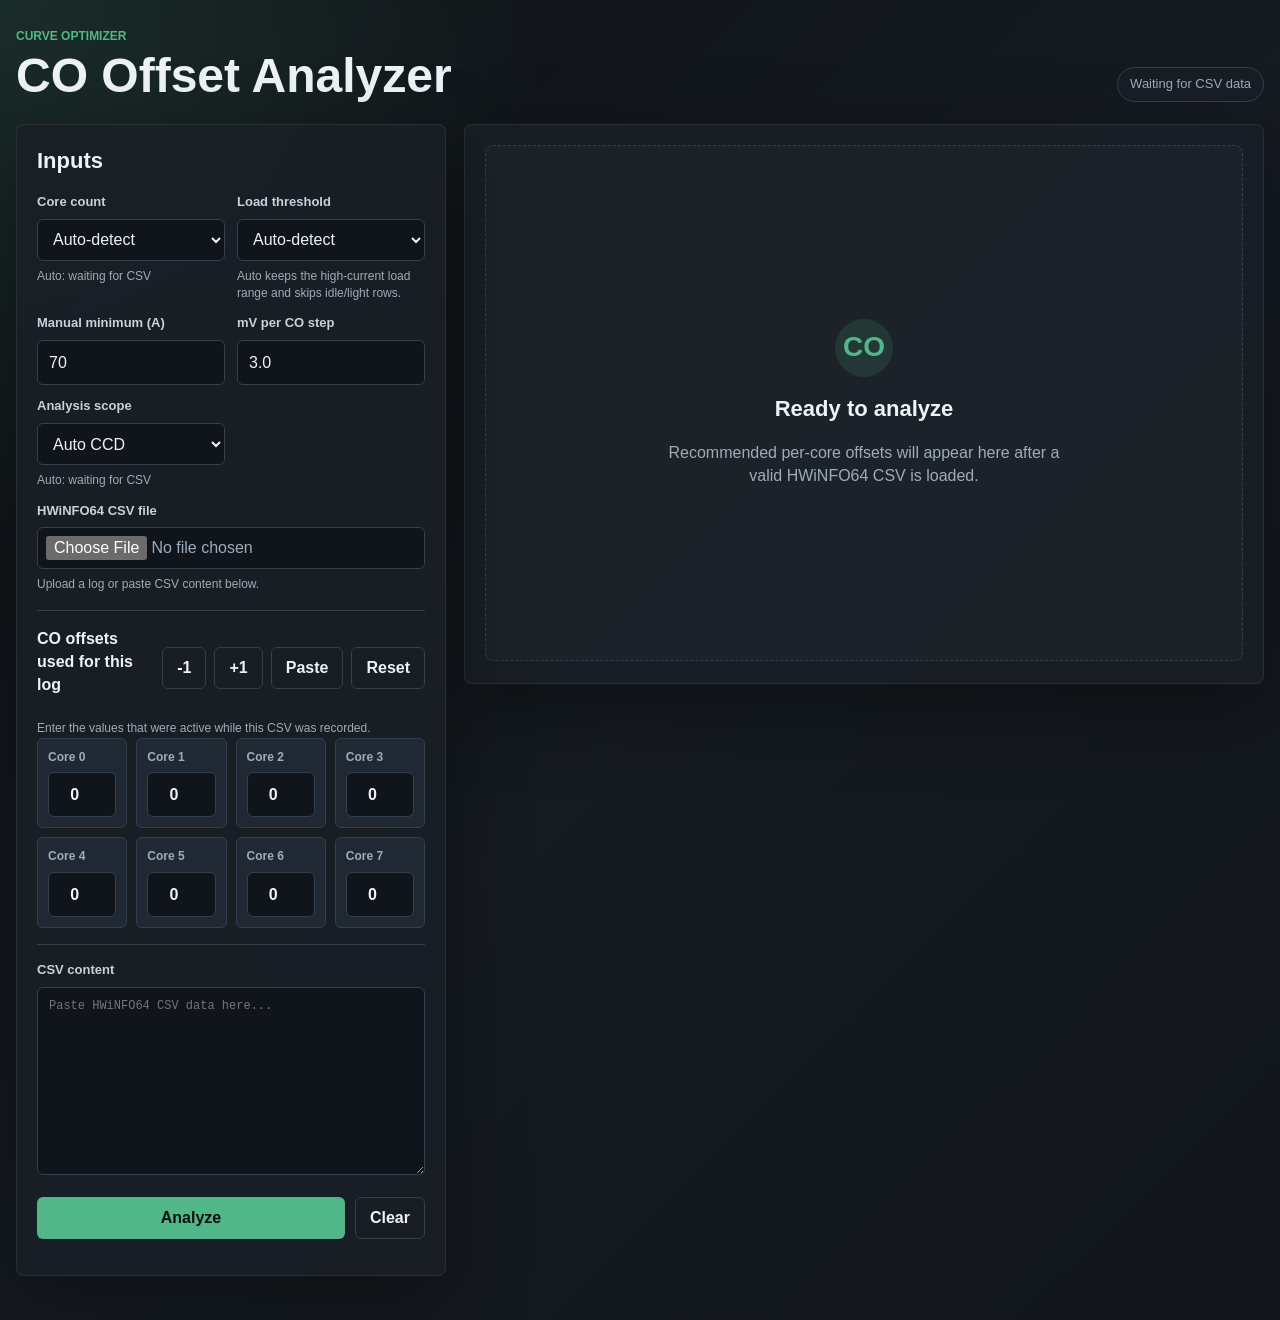
<file: index-v1.html>
<!DOCTYPE html>
<html lang="en">
<head>
    <meta charset="UTF-8">
    <meta name="viewport" content="width=device-width, initial-scale=1.0">
    <title>CO Offset Analyzer</title>
    <link rel="icon" type="image/svg+xml" href="favicon.svg">
    <style>
        :root {
            color-scheme: dark;
            --bg: #111418;
            --panel: #191f26;
            --panel-soft: #202833;
            --panel-strong: #263241;
            --text: #eef3f7;
            --muted: #9eacba;
            --line: #33404f;
            --accent: #52b788;
            --accent-strong: #3a9f72;
            --warn: #f2b84b;
            --danger: #ff6b6b;
            --shadow: 0 24px 80px rgba(0, 0, 0, 0.35);
        }

        * {
            box-sizing: border-box;
        }

        body {
            margin: 0;
            min-height: 100vh;
            background:
                radial-gradient(circle at top left, rgba(82, 183, 136, 0.16), transparent 34rem),
                linear-gradient(135deg, #0f1216 0%, #151b21 52%, #12161b 100%);
            color: var(--text);
            font-family: Inter, "Segoe UI", Arial, sans-serif;
            line-height: 1.45;
        }

        .app {
            width: min(1440px, calc(100% - 32px));
            margin: 0 auto;
            padding: 28px 0 44px;
        }

        .topbar {
            display: flex;
            align-items: flex-end;
            justify-content: space-between;
            gap: 20px;
            margin-bottom: 22px;
        }

        .eyebrow {
            margin: 0 0 6px;
            color: var(--accent);
            font-size: 12px;
            font-weight: 800;
            letter-spacing: 0;
            text-transform: uppercase;
        }

        h1,
        h2,
        h3,
        p {
            margin-top: 0;
        }

        h1 {
            margin-bottom: 0;
            font-size: clamp(28px, 4vw, 48px);
            letter-spacing: 0;
            line-height: 1.05;
        }

        h2 {
            margin-bottom: 16px;
            font-size: 22px;
        }

        h3 {
            margin-bottom: 12px;
            font-size: 16px;
        }

        .status-pill {
            display: inline-flex;
            align-items: center;
            min-height: 34px;
            padding: 7px 12px;
            border: 1px solid var(--line);
            border-radius: 999px;
            background: rgba(25, 31, 38, 0.82);
            color: var(--muted);
            font-size: 13px;
            white-space: nowrap;
        }

        .layout {
            display: grid;
            grid-template-columns: minmax(320px, 430px) minmax(0, 1fr);
            gap: 18px;
            align-items: start;
        }

        .panel {
            background: rgba(25, 31, 38, 0.94);
            border: 1px solid rgba(255, 255, 255, 0.08);
            border-radius: 8px;
            box-shadow: var(--shadow);
        }

        .controls {
            position: sticky;
            top: 18px;
            padding: 20px;
        }

        .results-panel {
            min-height: 560px;
            padding: 20px;
        }

        .section {
            padding: 16px 0;
            border-top: 1px solid var(--line);
        }

        .section:first-of-type {
            padding-top: 0;
            border-top: 0;
        }

        .form-grid {
            display: grid;
            grid-template-columns: 1fr 1fr;
            gap: 12px;
        }

        .form-field-full {
            grid-column: 1 / -1;
        }

        label {
            display: block;
            margin-bottom: 7px;
            color: #c8d2dc;
            font-size: 13px;
            font-weight: 700;
        }

        input[type="number"],
        input[type="file"],
        textarea,
        select {
            width: 100%;
            min-height: 42px;
            padding: 10px 11px;
            border: 1px solid var(--line);
            border-radius: 6px;
            background: #10151b;
            color: var(--text);
            font: inherit;
            outline: none;
            transition: border-color 0.16s ease, box-shadow 0.16s ease, background 0.16s ease;
        }

        input[type="number"]:focus,
        input[type="file"]:focus,
        textarea:focus,
        select:focus {
            border-color: var(--accent);
            box-shadow: 0 0 0 3px rgba(82, 183, 136, 0.18);
        }

        input[type="file"] {
            padding: 8px;
            color: var(--muted);
        }

        textarea {
            min-height: 188px;
            resize: vertical;
            font-family: "Cascadia Mono", Consolas, monospace;
            font-size: 12px;
        }

        .field-note {
            margin: 7px 0 0;
            color: var(--muted);
            font-size: 12px;
        }

        .offset-toolbar {
            display: flex;
            align-items: center;
            justify-content: space-between;
            gap: 12px;
            margin-bottom: 12px;
        }

        .button-row {
            display: flex;
            gap: 8px;
            align-items: center;
        }

        .offset-inputs {
            display: grid;
            grid-template-columns: repeat(auto-fit, minmax(84px, 1fr));
            gap: 9px;
        }

        .offset-input {
            padding: 10px;
            border: 1px solid var(--line);
            border-radius: 6px;
            background: var(--panel-soft);
        }

        .offset-input label {
            margin-bottom: 6px;
            color: var(--muted);
            font-size: 12px;
        }

        .offset-input input {
            min-height: 36px;
            margin: 0;
            text-align: center;
            font-weight: 800;
        }

        .actions {
            display: grid;
            grid-template-columns: 1fr auto;
            gap: 10px;
            margin-top: 16px;
        }

        button {
            min-height: 42px;
            border: 0;
            border-radius: 6px;
            cursor: pointer;
            font: inherit;
            font-weight: 800;
            transition: transform 0.12s ease, background 0.16s ease, border-color 0.16s ease;
        }

        button:hover {
            transform: translateY(-1px);
        }

        button:active {
            transform: translateY(0);
        }

        button:disabled {
            cursor: wait;
            opacity: 0.62;
            transform: none;
        }

        .primary-btn {
            background: var(--accent);
            color: #08110d;
        }

        .primary-btn:hover {
            background: #68c99c;
        }

        .ghost-btn {
            padding: 0 14px;
            border: 1px solid var(--line);
            background: transparent;
            color: var(--text);
        }

        .ghost-btn:hover {
            border-color: var(--accent);
            background: rgba(82, 183, 136, 0.1);
        }

        .empty-state {
            display: grid;
            place-items: center;
            min-height: 516px;
            border: 1px dashed var(--line);
            border-radius: 8px;
            background: rgba(255, 255, 255, 0.02);
            text-align: center;
        }

        .empty-state-inner {
            width: min(440px, 100%);
            padding: 22px;
        }

        .empty-icon {
            display: inline-grid;
            place-items: center;
            width: 58px;
            height: 58px;
            margin-bottom: 16px;
            border-radius: 50%;
            background: rgba(82, 183, 136, 0.14);
            color: var(--accent);
            font-size: 28px;
            font-weight: 900;
        }

        .empty-state p {
            margin-bottom: 0;
            color: var(--muted);
        }

        .message {
            padding: 14px 15px;
            border-radius: 6px;
            border: 1px solid;
            font-weight: 700;
        }

        .message.error {
            border-color: rgba(255, 107, 107, 0.45);
            background: rgba(255, 107, 107, 0.12);
            color: #ffd2d2;
        }

        .message.success {
            border-color: rgba(82, 183, 136, 0.45);
            background: rgba(82, 183, 136, 0.12);
            color: #c9f3dc;
        }

        .message.warn {
            border-color: rgba(242, 184, 75, 0.48);
            background: rgba(242, 184, 75, 0.12);
            color: #ffe0a3;
        }

        .message.info {
            border-color: rgba(111, 171, 214, 0.42);
            background: rgba(111, 171, 214, 0.12);
            color: #d7eafa;
        }

        .metrics {
            display: grid;
            grid-template-columns: repeat(4, minmax(130px, 1fr));
            gap: 10px;
            margin-bottom: 18px;
        }

        .metric {
            padding: 14px;
            border: 1px solid var(--line);
            border-radius: 6px;
            background: var(--panel-soft);
        }

        .metric.good {
            border-color: rgba(82, 183, 136, 0.45);
            background: rgba(82, 183, 136, 0.1);
        }

        .metric.warn {
            border-color: rgba(242, 184, 75, 0.48);
            background: rgba(242, 184, 75, 0.1);
        }

        .metric.bad {
            border-color: rgba(255, 107, 107, 0.48);
            background: rgba(255, 107, 107, 0.1);
        }

        .metric-label {
            margin-bottom: 6px;
            color: var(--muted);
            font-size: 12px;
            font-weight: 800;
            text-transform: uppercase;
            letter-spacing: 0;
        }

        .metric-value {
            font-size: 24px;
            font-weight: 900;
            line-height: 1.1;
        }

        .metric-unit {
            color: var(--muted);
            font-size: 13px;
            font-weight: 700;
        }

        .result-grid {
            display: grid;
            grid-template-columns: minmax(0, 1.1fr) minmax(260px, 0.9fr);
            gap: 14px;
        }

        .result-card {
            border: 1px solid var(--line);
            border-radius: 8px;
            background: var(--panel-soft);
            overflow: hidden;
        }

        .card-head {
            display: flex;
            align-items: center;
            justify-content: space-between;
            gap: 12px;
            padding: 13px 14px;
            border-bottom: 1px solid var(--line);
            background: var(--panel-strong);
        }

        .card-head h3 {
            margin: 0;
        }

        table {
            width: 100%;
            border-collapse: collapse;
        }

        th,
        td {
            padding: 10px 12px;
            border-bottom: 1px solid rgba(255, 255, 255, 0.06);
            text-align: right;
            font-size: 13px;
        }

        th:first-child,
        td:first-child {
            text-align: left;
        }

        th {
            color: var(--muted);
            font-size: 11px;
            text-transform: uppercase;
            letter-spacing: 0;
        }

        tr:last-child td {
            border-bottom: 0;
        }

        .positive {
            color: #ffb4a8;
        }

        .negative {
            color: #a9e8c7;
        }

        .recommendation-list {
            display: grid;
            grid-template-columns: repeat(auto-fit, minmax(104px, 1fr));
            gap: 9px;
            padding: 14px;
        }

        .rec-chip {
            padding: 11px;
            border: 1px solid rgba(82, 183, 136, 0.28);
            border-radius: 6px;
            background: rgba(82, 183, 136, 0.1);
        }

        .rec-chip strong {
            display: block;
            margin-bottom: 4px;
            color: var(--muted);
            font-size: 12px;
        }

        .rec-value {
            font-size: 24px;
            font-weight: 900;
        }

        .rec-change {
            color: var(--muted);
            font-size: 12px;
        }

        .copy-box {
            margin: 0 14px 14px;
            padding: 12px;
            border: 1px solid var(--line);
            border-radius: 6px;
            background: #10151b;
            color: #d8e3eb;
            font-family: "Cascadia Mono", Consolas, monospace;
            font-size: 12px;
            white-space: pre-wrap;
        }

        .file-line {
            display: flex;
            align-items: center;
            justify-content: space-between;
            gap: 8px;
        }

        #fileName {
            color: var(--muted);
            font-size: 12px;
            overflow: hidden;
            text-overflow: ellipsis;
            white-space: nowrap;
        }

        .progress-wrap {
            display: grid;
            gap: 7px;
            margin-top: 10px;
        }

        .progress-wrap[hidden] {
            display: none;
        }

        .progress-head {
            display: flex;
            justify-content: space-between;
            gap: 12px;
            color: var(--muted);
            font-size: 12px;
            font-weight: 800;
        }

        .progress-detail {
            min-width: 0;
            overflow: hidden;
            text-align: right;
            text-overflow: ellipsis;
            white-space: nowrap;
        }

        .progress-track {
            height: 8px;
            overflow: hidden;
            border: 1px solid var(--line);
            border-radius: 999px;
            background: #10151b;
        }

        .progress-bar {
            width: 0%;
            height: 100%;
            border-radius: inherit;
            background: linear-gradient(90deg, var(--accent), #9ee6bd);
            transition: width 0.14s ease;
        }

        .progress-wrap.indeterminate .progress-bar {
            width: 40%;
            animation: progress-sweep 1.15s ease-in-out infinite;
        }

        @keyframes progress-sweep {
            from {
                transform: translateX(-110%);
            }

            to {
                transform: translateX(280%);
            }
        }

        @media (max-width: 980px) {
            .layout,
            .result-grid {
                grid-template-columns: 1fr;
            }

            .controls {
                position: static;
            }

            .metrics {
                grid-template-columns: repeat(2, minmax(0, 1fr));
            }
        }

        @media (max-width: 620px) {
            .app {
                width: min(100% - 20px, 1440px);
                padding-top: 16px;
            }

            .topbar,
            .offset-toolbar {
                align-items: stretch;
                flex-direction: column;
            }

            .button-row {
                display: grid;
                grid-template-columns: repeat(2, minmax(0, 1fr));
            }

            .status-pill {
                width: 100%;
                justify-content: center;
            }

            .form-grid,
            .metrics,
            .actions {
                grid-template-columns: 1fr;
            }

            .metric-value,
            .rec-value {
                font-size: 21px;
            }
        }
    </style>
</head>
<body>
    <main class="app">
        <header class="topbar">
            <div>
                <p class="eyebrow">Curve Optimizer</p>
                <h1>CO Offset Analyzer</h1>
            </div>
            <div id="status" class="status-pill">Waiting for CSV data</div>
        </header>

        <div class="layout">
            <section class="panel controls" aria-label="Analyzer controls">
                <div class="section">
                    <h2>Inputs</h2>
                    <div class="form-grid">
                        <div>
                            <label for="coreCount">Core count</label>
                            <select id="coreCount" onchange="updateCoreCountMode()">
                                <option value="auto" selected>Auto-detect</option>
                                <option value="4">4 cores</option>
                                <option value="6">6 cores</option>
                                <option value="8">8 cores</option>
                                <option value="10">10 cores</option>
                                <option value="12">12 cores</option>
                                <option value="14">14 cores</option>
                                <option value="16">16 cores</option>
                                <option value="24">24 cores</option>
                                <option value="32">32 cores</option>
                            </select>
                            <p id="coreDetect" class="field-note">Auto: waiting for CSV</p>
                        </div>
                        <div>
                            <label for="loadThresholdMode">Load threshold</label>
                            <select id="loadThresholdMode" onchange="updateLoadThresholdMode(); rerunIfReady()">
                                <option value="auto" selected>Auto-detect</option>
                                <option value="manual">Manual current</option>
                            </select>
                            <p id="loadThresholdNote" class="field-note">Auto keeps the high-current load range.</p>
                        </div>
                        <div>
                            <label for="minCurrent">Manual minimum (A)</label>
                            <input type="number" id="minCurrent" value="70" step="0.1" disabled>
                        </div>
                        <div>
                            <label for="mvStep">mV per CO step</label>
                            <input type="number" id="mvStep" value="3.0" step="0.1">
                        </div>
                        <div>
                            <label for="analysisScope">Analysis scope</label>
                            <select id="analysisScope" onchange="rerunIfReady()">
                                <option value="auto" selected>Auto CCD</option>
                                <option value="whole">Whole CPU</option>
                            </select>
                            <p id="scopeDetect" class="field-note">Auto: waiting for CSV</p>
                        </div>
                        <div class="form-field-full">
                            <label for="csvFile">HWiNFO64 CSV file</label>
                            <input type="file" id="csvFile" accept=".csv" onchange="handleFileUpload(event)">
                        </div>
                    </div>
                    <div class="file-line">
                        <p class="field-note">Upload a log or paste CSV content below.</p>
                        <span id="fileName"></span>
                    </div>
                    <div id="progressWrap" class="progress-wrap" hidden aria-live="polite">
                        <div class="progress-head">
                            <span id="progressPhase">Idle</span>
                            <span id="progressDetail" class="progress-detail"></span>
                        </div>
                        <div class="progress-track">
                            <div id="progressBar" class="progress-bar"></div>
                        </div>
                    </div>
                </div>

                <div class="section">
                    <div class="offset-toolbar">
                        <h3>CO offsets used for this log</h3>
                        <div class="button-row">
                            <button type="button" class="ghost-btn" onclick="nudgeAllOffsets(-1)">-1</button>
                            <button type="button" class="ghost-btn" onclick="nudgeAllOffsets(1)">+1</button>
                            <button type="button" class="ghost-btn" onclick="pasteOffsetsFromClipboard()">Paste</button>
                            <button type="button" class="ghost-btn" onclick="resetOffsets()">Reset</button>
                        </div>
                    </div>
                    <p class="field-note">Enter the values that were active while this CSV was recorded.</p>
                    <div id="offsetInputs" class="offset-inputs"></div>
                </div>

                <div class="section">
                    <label for="csvText">CSV content</label>
                    <textarea id="csvText" placeholder="Paste HWiNFO64 CSV data here..."></textarea>
                    <div class="actions">
                        <button id="analyzeButton" class="primary-btn" onclick="analyzeData()">Analyze</button>
                        <button type="button" class="ghost-btn" onclick="clearCsv()">Clear</button>
                    </div>
                </div>
            </section>

            <section class="panel results-panel" aria-label="Analyzer results">
                <div id="results" class="empty-state">
                    <div class="empty-state-inner">
                        <div class="empty-icon">CO</div>
                        <h2>Ready to analyze</h2>
                        <p>Recommended per-core offsets will appear here after a valid HWiNFO64 CSV is loaded.</p>
                    </div>
                </div>
            </section>
        </div>
    </main>

    <script>
        let detectedCoreCount = null;
        let detectTimer = null;
        let autoAnalyzeTimer = null;
        let latestRecommendations = null;
        let uploadedCsvText = '';
        let uploadedCsvName = '';
        let activeAnalysisId = 0;
        const DEFAULT_CSV_PLACEHOLDER = 'Paste HWiNFO64 CSV data here...';
        const LARGE_TEXTAREA_LIMIT = 2 * 1024 * 1024;
        const ANALYSIS_YIELD_MS = 32;
        const AUTO_LOAD_PEAK_RATIO = 0.65;
        const AUTO_LOAD_P95_RATIO = 0.85;
        const AUTO_LOAD_USAGE_MIN = 80;
        const AUTO_LOAD_USAGE_MIN_ROWS = 10;
        const AUTO_LOAD_MIN_PER_CORE_A = 2.5;
        const AUTO_LOAD_MIN_FLOOR_A = 20;
        const CLOCK_STRETCH_MIN_ROWS = 100;
        const CO_ACTION_HYSTERESIS_MV = 0.25;

        updateOffsetInputs();
        updateLoadThresholdMode();
        document.getElementById('csvText').addEventListener('input', () => {
            uploadedCsvText = '';
            uploadedCsvName = '';
            activeAnalysisId++;
            document.getElementById('fileName').textContent = '';
            document.getElementById('csvText').placeholder = DEFAULT_CSV_PLACEHOLDER;
            clearProgress();
            clearTimeout(detectTimer);
            clearTimeout(autoAnalyzeTimer);
            detectTimer = setTimeout(() => {
                const csvText = getActiveCsvText();
                updateDetectedCoreCountFromText(csvText);
                scheduleAutoAnalyze(csvText);
            }, 180);
        });
        document.getElementById('mvStep').addEventListener('input', () => {
            if (getActiveCsvText().trim()) scheduleAutoAnalyze(getActiveCsvText());
        });

        function setStatus(text) {
            document.getElementById('status').textContent = text;
        }

        function getActiveCsvText() {
            return uploadedCsvText || document.getElementById('csvText').value;
        }

        function setProgress(phase, percent = null, detail = '') {
            const wrap = document.getElementById('progressWrap');
            const bar = document.getElementById('progressBar');
            wrap.hidden = false;
            document.getElementById('progressPhase').textContent = phase;
            document.getElementById('progressDetail').textContent = detail;
            setStatus(phase);

            if (Number.isFinite(percent)) {
                const safePercent = Math.max(0, Math.min(100, percent));
                wrap.classList.remove('indeterminate');
                bar.style.width = `${safePercent}%`;
                bar.style.transform = '';
            } else {
                wrap.classList.add('indeterminate');
                bar.style.width = '';
                bar.style.transform = '';
            }
        }

        function clearProgress() {
            const wrap = document.getElementById('progressWrap');
            if (!wrap) return;

            wrap.hidden = true;
            wrap.classList.remove('indeterminate');
            document.getElementById('progressBar').style.width = '0%';
            document.getElementById('progressPhase').textContent = 'Idle';
            document.getElementById('progressDetail').textContent = '';
        }

        function setAnalysisBusy(isBusy) {
            const button = document.getElementById('analyzeButton');
            if (button) button.disabled = isBusy;
        }

        function yieldToBrowser() {
            return new Promise(resolve => setTimeout(resolve, 0));
        }

        async function paintProgress(phase, percent = null, detail = '') {
            setProgress(phase, percent, detail);
            await yieldToBrowser();
        }

        function cancelError() {
            const error = new Error('Analysis cancelled');
            error.cancelled = true;
            return error;
        }

        function ensureAnalysisCurrent(analysisId) {
            if (analysisId !== activeAnalysisId) {
                throw cancelError();
            }
        }

        function formatBytes(bytes) {
            if (!Number.isFinite(bytes)) return '';
            const units = ['B', 'KB', 'MB', 'GB'];
            let size = bytes;
            let unit = 0;

            while (size >= 1024 && unit < units.length - 1) {
                size /= 1024;
                unit++;
            }

            const digits = unit === 0 || size >= 10 ? 0 : 1;
            return `${size.toFixed(digits)} ${units[unit]}`;
        }

        function hasCsvContent(text) {
            return /\S/.test(text);
        }

        function rerunIfReady() {
            updateScopeLabel(null);
            const csvText = getActiveCsvText();
            if (canAnalyzeText(csvText)) {
                analyzeData();
            }
        }

        function updateCoreCountMode() {
            updateCoreCountLabel();
            updateOffsetInputs();
        }

        function updateLoadThresholdMode() {
            const mode = document.getElementById('loadThresholdMode').value;
            const input = document.getElementById('minCurrent');
            const note = document.getElementById('loadThresholdNote');
            input.disabled = mode !== 'manual';
            note.textContent = mode === 'manual'
                ? 'Use this only when you know the current range for the workload.'
                : 'Auto keeps the high-current load range and skips idle/light rows.';
        }

        function resolveCoreCount() {
            const selected = document.getElementById('coreCount').value;
            return selected === 'auto' ? (detectedCoreCount || 8) : parseInt(selected);
        }

        function updateCoreCountLabel() {
            const label = document.getElementById('coreDetect');
            const selected = document.getElementById('coreCount').value;

            if (selected === 'auto') {
                label.textContent = detectedCoreCount ? `Auto: ${detectedCoreCount} cores detected` : 'Auto: waiting for CSV';
            } else {
                label.textContent = `Manual override: ${selected} cores`;
            }
        }

        function updateScopeLabel(groups) {
            const label = document.getElementById('scopeDetect');
            const selected = document.getElementById('analysisScope').value;

            if (selected === 'whole') {
                label.textContent = 'Manual: one CPU-wide baseline';
                return;
            }

            if (!groups) {
                label.textContent = 'Auto: waiting for CSV';
                return;
            }

            const groupCount = Object.keys(groups).length;
            label.textContent = groupCount > 1
                ? `Auto: ${groupCount} CCD groups detected`
                : 'Auto: single CCD / whole CPU';
        }

        function updateOffsetInputs() {
            const coreCount = resolveCoreCount();
            const container = document.getElementById('offsetInputs');
            const previous = getCurrentOffsetsSafe();
            container.innerHTML = '';
            updateCoreCountLabel();

            for (let i = 0; i < coreCount; i++) {
                const div = document.createElement('div');
                div.className = 'offset-input';
                div.innerHTML = `
                    <label for="offset${i}">Core ${i}</label>
                    <input type="number" id="offset${i}" value="${previous[i] ?? 0}" min="-50" max="30">
                `;
                container.appendChild(div);
            }
        }

        function getCurrentOffsetsSafe() {
            const container = document.getElementById('offsetInputs');
            if (!container) return {};

            const offsets = {};
            container.querySelectorAll('input[id^="offset"]').forEach(input => {
                const coreIdx = parseInt(input.id.replace('offset', ''));
                offsets[coreIdx] = parseInt(input.value) || 0;
            });
            return offsets;
        }

        function resetOffsets() {
            document.querySelectorAll('#offsetInputs input').forEach(input => {
                input.value = 0;
            });
            setStatus('Offsets reset');
        }

        function nudgeAllOffsets(amount) {
            document.querySelectorAll('#offsetInputs input').forEach(input => {
                const min = parseInt(input.min);
                const max = parseInt(input.max);
                const current = parseInt(input.value) || 0;
                input.value = Math.max(min, Math.min(max, current + amount));
            });
            setStatus(`${amount > 0 ? 'Increased' : 'Decreased'} all current offsets by 1`);
        }

        function applyOffsetsToInputs(offsets) {
            let applied = 0;

            Object.entries(offsets).forEach(([core, offset]) => {
                const input = document.getElementById(`offset${core}`);
                if (!input) return;

                input.value = Math.max(-50, Math.min(30, parseInt(offset)));
                applied++;
            });

            return applied;
        }

        function parseOffsetsText(text) {
            const offsets = {};
            const corePattern = /Core\s+(\d+)\s*:\s*(-?\d+)/gi;
            let match;

            while ((match = corePattern.exec(text)) !== null) {
                offsets[parseInt(match[1])] = parseInt(match[2]);
            }

            if (Object.keys(offsets).length > 0) {
                return offsets;
            }

            const numericValues = text
                .split(/[\s,;]+/)
                .map(value => value.trim())
                .filter(Boolean)
                .map(Number)
                .filter(Number.isFinite);

            numericValues.forEach((value, index) => {
                offsets[index] = value;
            });

            return offsets;
        }

        function pasteOffsetsFromText(text) {
            const offsets = parseOffsetsText(text);
            const applied = applyOffsetsToInputs(offsets);

            if (applied > 0) {
                setStatus(`Applied ${applied} current offsets`);
            } else {
                setStatus('No offsets found to paste');
            }
        }

        function pasteOffsetsFromClipboard() {
            if (!navigator.clipboard?.readText) {
                setStatus('Clipboard paste unavailable');
                return;
            }

            navigator.clipboard.readText().then(pasteOffsetsFromText).catch(() => {
                setStatus('Clipboard paste blocked');
            });
        }

        function useRecommendationsAsCurrent() {
            if (!latestRecommendations) {
                setStatus('No recommendations to use');
                return;
            }

            const applied = applyOffsetsToInputs(latestRecommendations);
            setStatus(`Applied ${applied} recommendations as current`);
        }

        function clearCsv() {
            document.getElementById('csvText').value = '';
            document.getElementById('csvText').placeholder = DEFAULT_CSV_PLACEHOLDER;
            document.getElementById('fileName').textContent = '';
            uploadedCsvText = '';
            uploadedCsvName = '';
            activeAnalysisId++;
            clearTimeout(detectTimer);
            clearTimeout(autoAnalyzeTimer);
            clearProgress();
            detectedCoreCount = null;
            updateOffsetInputs();
            updateScopeLabel(null);
            setStatus('Waiting for CSV data');
        }

        function handleFileUpload(event) {
            const file = event.target.files[0];
            if (file) {
                const analysisId = ++activeAnalysisId;
                const textArea = document.getElementById('csvText');
                const fileLabel = document.getElementById('fileName');
                const reader = new FileReader();
                clearTimeout(detectTimer);
                clearTimeout(autoAnalyzeTimer);
                uploadedCsvText = '';
                uploadedCsvName = file.name;
                textArea.value = '';
                textArea.placeholder = file.size > LARGE_TEXTAREA_LIMIT
                    ? `Large CSV loaded from ${file.name}; kept out of this text box for performance.`
                    : DEFAULT_CSV_PLACEHOLDER;
                fileLabel.textContent = `${file.name} (${formatBytes(file.size)})`;
                setProgress('Reading CSV', 0, `0 / ${formatBytes(file.size)}`);

                reader.onprogress = function(e) {
                    if (analysisId !== activeAnalysisId) return;
                    if (e.lengthComputable) {
                        const percent = file.size > 0 ? (e.loaded / e.total) * 100 : 100;
                        setProgress('Reading CSV', percent, `${formatBytes(e.loaded)} / ${formatBytes(e.total)}`);
                    } else {
                        setProgress('Reading CSV', null, formatBytes(e.loaded));
                    }
                };
                reader.onerror = function() {
                    if (analysisId !== activeAnalysisId) return;
                    clearProgress();
                    showError(document.getElementById('results'), `Could not read ${file.name}`);
                };
                reader.onload = async function(e) {
                    if (analysisId !== activeAnalysisId) return;
                    const text = e.target.result || '';
                    uploadedCsvText = text;
                    if (file.size <= LARGE_TEXTAREA_LIMIT) {
                        textArea.value = text;
                    }

                    updateDetectedCoreCountFromText(text);
                    await paintProgress('CSV loaded', 100, `${formatBytes(file.size)} ready`);
                    scheduleAutoAnalyze(text, 0);
                };
                reader.onloadend = function() {
                    event.target.value = '';
                };
                reader.readAsText(file);
            }
        }

        function getCurrentOffsets() {
            const coreCount = resolveCoreCount();
            const offsets = {};
            for (let i = 0; i < coreCount; i++) {
                const input = document.getElementById(`offset${i}`);
                const val = Number(input.value);
                if (!Number.isInteger(val) || val < -50 || val > 30) {
                    throw new Error(`Core ${i} offset must be a whole number from -50 to 30.`);
                }
                offsets[i] = val;
            }
            return offsets;
        }

        function updateDetectedCoreCountFromText(text) {
            if (!hasCsvContent(text)) {
                updateCoreCountLabel();
                return;
            }

            const headers = getCsvHeaders(text);
            const detected = detectCoreCount(headers);

            if (detected > 0 && detected !== detectedCoreCount) {
                detectedCoreCount = detected;
                if (document.getElementById('coreCount').value === 'auto') {
                    updateOffsetInputs();
                } else {
                    updateCoreCountLabel();
                }
            } else {
                updateCoreCountLabel();
            }
        }

        function scheduleAutoAnalyze(text = getActiveCsvText(), delay = 250) {
            clearTimeout(autoAnalyzeTimer);
            autoAnalyzeTimer = setTimeout(() => {
                if (canAnalyzeText(text)) {
                    analyzeData();
                }
            }, delay);
        }

        function canAnalyzeText(text) {
            if (!hasCsvContent(text)) return false;

            const headers = getCsvHeaders(text);
            if (headers.length === 0) return false;

            const hasCurrent = Boolean(resolveLoadSensor(headers));
            const hasVid = headers.some(isCoreVidColumn);
            return hasCurrent && hasVid;
        }

        function getCsvHeaders(text) {
            const firstLine = getFirstNonEmptyLine(text);
            if (!firstLine) return [];

            return parseCSVLine(firstLine).map(cleanCsvHeader);
        }

        function getFirstNonEmptyLine(text) {
            let cursor = 0;

            while (cursor < text.length) {
                const lineInfo = readCsvLine(text, cursor);
                const line = lineInfo.line.replace(/^\uFEFF/, '');
                if (line.trim()) return line;
                cursor = lineInfo.nextCursor;
            }

            return '';
        }

        function cleanCsvHeader(header) {
            return header.trim().replace(/^"|"$/g, '');
        }

        function normalizeHeader(header) {
            return String(header ?? '')
                .normalize('NFD')
                .replace(/[\u0300-\u036f]/g, '')
                .toLowerCase();
        }

        function headerHasUnit(header, unit) {
            return new RegExp(`\\[\\s*${unit}\\s*\\]`, 'i').test(header);
        }

        function containsAny(value, terms) {
            return terms.some(term => value.includes(term));
        }

        const CPU_TERMS = ['cpu', 'processor', 'prozessor', 'processeur', 'procesador', 'processore'];
        const CORE_TERMS = ['core', 'kern', 'coeur', 'noyau', 'nucleo'];
        const CURRENT_TERMS = ['current', 'strom', 'courant', 'corriente', 'corrente', 'amper'];
        const CORE_CURRENT_TERMS = ['corecurrent', 'core current', 'kernstrom', 'kern strom', 'courantcoeur', 'courant coeur'];
        const POWER_TERMS = ['power', 'leistung', 'puissance', 'potencia', 'potenza'];
        const VOLTAGE_TERMS = ['voltage', 'spannung', 'tension', 'voltaje', 'tensione'];
        const CLOCK_TERMS = ['clock', 'takt', 'frequenz', 'frequency', 'frequence', 'frecuencia', 'frequencia', 'frequenza'];
        const EFFECTIVE_TERMS = ['effective', 'effektiv', 'effectif', 'efectiv', 'effettiv', 'efetiv'];
        const USAGE_TERMS = ['usage', 'utility', 'auslastung', 'utilisation', 'utilization', 'utilizacion', 'uso', 'charge', 'utilizzo'];
        const CLOCK_EXCLUDE_TERMS = [
            'gpu',
            'l3',
            'cache',
            'bus',
            'memory',
            'speicher',
            'dram',
            'fabric',
            'fclk',
            'uclk',
            'limit',
            'grenzwert',
            'controller',
            'ratio'
        ];

        function isAverageHeader(normalizedHeader) {
            return containsAny(normalizedHeader, ['avg', 'average', 'durchschnitt', 'moyenne', 'promedio', 'media']);
        }

        function extractCoreIndex(header, allowLoose = false) {
            const normalized = normalizeHeader(header);
            const patterns = [
                /\bcore\s*#?\s*(\d+)\b/i,
                /\bcore(\d+)\b/i,
                /\bkern\s*#?\s*(\d+)\b/i,
                /\bcoeur\s*#?\s*(\d+)\b/i,
                /\bnoyau\s*#?\s*(\d+)\b/i,
                /\bnucleo\s*#?\s*(\d+)\b/i,
                /\bnucleo(\d+)\b/i
            ];

            for (const pattern of patterns) {
                const match = normalized.match(pattern);
                if (match) return parseInt(match[1]);
            }

            if (allowLoose && (/\bvid\b/.test(normalized) || /\bt\d+\b/.test(normalized) || /\bccd\s*\d+/.test(normalized))) {
                const firstNumber = normalized.match(/(?:^|[^\d])(\d+)(?:[^\d]|$)/);
                return firstNumber ? parseInt(firstNumber[1]) : null;
            }

            return null;
        }

        function isCoreVidColumn(header) {
            return headerHasUnit(header, 'V')
                && /\bvid\b/i.test(header)
                && extractCoreIndex(header, true) !== null;
        }

        function detectCoreCount(headers) {
            const coreIndexes = headers
                .filter(isCoreVidColumn)
                .map(h => extractCoreIndex(h, true))
                .filter(Number.isFinite);

            return coreIndexes.length > 0 ? Math.max(...coreIndexes) + 1 : 0;
        }

        function getCoreIndexFromVidColumn(col) {
            return isCoreVidColumn(col) ? extractCoreIndex(col, true) : null;
        }

        function detectCCDGroups(headers, coreIndexes) {
            const groups = {};
            const knownCores = new Set(coreIndexes);

            headers.forEach(header => {
                const ccdMatch = header.match(/\bCCD\s*(\d+)\b/i);
                if (!ccdMatch) return;

                const coreIdx = extractCoreIndex(header);
                const ccdIdx = parseInt(ccdMatch[1]);
                if (!knownCores.has(coreIdx)) return;

                const label = `CCD${ccdIdx}`;
                if (!groups[label]) groups[label] = [];
                if (!groups[label].includes(coreIdx)) groups[label].push(coreIdx);
            });


            if (Object.keys(groups).length === 0) {
                groups.CPU = [...coreIndexes];
            }

            Object.values(groups).forEach(cores => cores.sort((a, b) => a - b));
            return groups;
        }

        function resolveAnalysisGroups(headers, coreIndexes) {
            const scope = document.getElementById('analysisScope').value;
            const ccdGroups = detectCCDGroups(headers, coreIndexes);

            if (scope === 'whole' || Object.keys(ccdGroups).length < 2) {
                const groups = { CPU: [...coreIndexes] };
                updateScopeLabel(groups);
                return groups;
            }

            updateScopeLabel(ccdGroups);
            return ccdGroups;
        }

        function getCoreGroupLabel(groups, coreIdx) {
            return Object.entries(groups).find(([, cores]) => cores.includes(coreIdx))?.[0] || 'CPU';
        }

        function calculateReferenceMeans(vidMeans, groups) {
            const referenceMeans = {};
            const groupMeans = {};
            const meansByCore = {};

            Object.entries(vidMeans).forEach(([col, mean]) => {
                const coreIdx = getCoreIndexFromVidColumn(col);
                if (coreIdx !== null) meansByCore[coreIdx] = mean;
            });

            Object.entries(groups).forEach(([group, cores]) => {
                const values = cores.map(core => meansByCore[core]).filter(Number.isFinite);
                if (values.length === 0) return;

                const groupMean = values.reduce((a, b) => a + b) / values.length;
                groupMeans[group] = groupMean;
                cores.forEach(core => {
                    referenceMeans[core] = groupMean;
                });
            });

            return { referenceMeans, groupMeans };
        }

        function readCsvLine(text, cursor) {
            let inQuotes = false;
            let lineEnd = text.length;

            for (let i = cursor; i < text.length; i++) {
                if (text[i] === '"') {
                    if (inQuotes && text[i + 1] === '"') {
                        i++;
                    } else {
                        inQuotes = !inQuotes;
                    }
                } else if (text[i] === '\n' && !inQuotes) {
                    lineEnd = i;
                    break;
                }
            }

            if (lineEnd > cursor && text.charCodeAt(lineEnd - 1) === 13) {
                lineEnd--;
            }

            return {
                line: text.slice(cursor, lineEnd),
                nextCursor: lineEnd >= text.length ? text.length : lineEnd + 1
            };
        }

        async function parseCSVAsync(text, analysisId) {
            let cursor = 0;
            let headerLine = '';

            while (cursor < text.length) {
                const lineInfo = readCsvLine(text, cursor);
                const line = lineInfo.line.replace(/^\uFEFF/, '');
                cursor = lineInfo.nextCursor;

                if (line.trim()) {
                    headerLine = line;
                    break;
                }
            }

            if (!headerLine || cursor >= text.length) return null;

            const headers = parseCSVLine(headerLine).map(cleanCsvHeader);
            const rows = [];
            let parsedLines = 0;
            let skippedRows = 0;
            let lastYield = performance.now();
            await paintProgress('Parsing CSV', 5, `${headers.length} columns`);

            while (cursor < text.length) {
                const lineInfo = readCsvLine(text, cursor);
                const line = lineInfo.line;
                cursor = lineInfo.nextCursor;

                if (!line.trim()) continue;

                const rawValues = parseCSVLine(line);
                const values = repairCsvValuesForHeaders(headers, rawValues);
                if (values.length === headers.length) {
                    const row = {};
                    headers.forEach((h, idx) => {
                        row[h] = values[idx];
                    });
                    rows.push(row);
                } else {
                    skippedRows++;
                }
                parsedLines++;

                if (parsedLines % 500 === 0 && performance.now() - lastYield >= ANALYSIS_YIELD_MS) {
                    ensureAnalysisCurrent(analysisId);
                    const percent = text.length > 0 ? 5 + (cursor / text.length) * 30 : 35;
                    const detail = `${rows.length.toLocaleString()} rows`;
                    setProgress('Parsing CSV', Math.min(35, percent), detail);
                    await yieldToBrowser();
                    lastYield = performance.now();
                }
            }

            const detail = skippedRows > 0
                ? `${rows.length.toLocaleString()} rows, ${skippedRows.toLocaleString()} skipped`
                : `${rows.length.toLocaleString()} rows`;
            await paintProgress('Parsing CSV', 35, detail);
            return { headers, rows };
        }

        function parseCSVLine(line) {
            const result = [];
            let current = '';
            let inQuotes = false;

            for (let i = 0; i < line.length; i++) {
                const char = line[i];
                const next = line[i + 1];

                if (char === '"' && inQuotes && next === '"') {
                    current += '"';
                    i++;
                } else if (char === '"') {
                    inQuotes = !inQuotes;
                } else if (char === ',' && !inQuotes) {
                    result.push(current.trim());
                    current = '';
                } else {
                    current += char;
                }
            }
            result.push(current.trim());
            return result;
        }

        function repairCsvValuesForHeaders(headers, values) {
            if (values.length <= headers.length) return values;

            const repaired = [];
            let cursor = 0;
            let extra = values.length - headers.length;

            for (let i = 0; i < headers.length; i++) {
                const value = values[cursor] ?? '';
                const next = values[cursor + 1] ?? '';
                const remainingHeaders = headers.length - i - 1;
                const remainingValuesAfterSingle = values.length - cursor - 1;
                const mustCombine = remainingValuesAfterSingle > remainingHeaders;

                if (extra > 0 && mustCombine && canRepairDecimalComma(headers[i], value, next)) {
                    repaired.push(`${value},${next}`);
                    cursor += 2;
                    extra--;
                } else {
                    repaired.push(value);
                    cursor++;
                }
            }

            return repaired;
        }

        function canRepairDecimalComma(header, value, nextValue) {
            if (!isDecimalFriendlyHeader(header)) return false;
            if (!/^-?\d+$/.test(String(value).trim())) return false;
            return /^\d{1,3}$/.test(String(nextValue).trim());
        }

        function isDecimalFriendlyHeader(header) {
            const normalized = normalizeHeader(header).trim();
            if (headerHasUnit(header, 'Yes/No')) return false;
            if (normalized === 'date' || normalized === 'time') return false;
            if (headerHasUnit(header, 'MB')) return false;
            return /\[[^\]]*(%|v|a|w|mhz|ghz|°c|c|x|gb\/s|mb\/s|kb\/s|fps|ms)[^\]]*\]/i.test(header)
                || /\[\s*\]/.test(header);
        }

        function rankedColumns(headers, scorer) {
            return headers
                .map((header, index) => ({ header, index, score: scorer(header) }))
                .filter(item => item.score > 0)
                .sort((a, b) => b.score - a.score || a.index - b.index);
        }

        function findBestColumn(headers, scorer) {
            return rankedColumns(headers, scorer)[0]?.header || null;
        }

        function isCpuHeader(normalizedHeader) {
            return containsAny(normalizedHeader, CPU_TERMS);
        }

        function isExcludedSvi3Rail(normalizedHeader) {
            return containsAny(normalizedHeader, ['soc', 'misc', 'gpu']);
        }

        function scoreDirectCurrentHeader(header) {
            const normalized = normalizeHeader(header);
            if (!headerHasUnit(header, 'A')) return 0;
            if (!isCpuHeader(normalized) || !normalized.includes('svi3')) return 0;
            if (isExcludedSvi3Rail(normalized)) return 0;
            if (!containsAny(normalized, CURRENT_TERMS) && !containsAny(normalized, CORE_CURRENT_TERMS) && !normalized.includes('vddcr_vdd') && !normalized.includes('vddcr vdd')) return 0;

            let score = 50;
            if (normalized.includes('vddcr_vdd') || normalized.includes('vddcr vdd')) score += 25;
            if (containsAny(normalized, CORE_TERMS)) score += 15;
            if (containsAny(normalized, CURRENT_TERMS)) score += 20;
            if (containsAny(normalized, CORE_CURRENT_TERMS)) score += 30;
            return score;
        }

        function scoreCorePowerHeader(header) {
            const normalized = normalizeHeader(header);
            if (!headerHasUnit(header, 'W')) return 0;
            if (!isCpuHeader(normalized) || !normalized.includes('svi3')) return 0;
            if (isExcludedSvi3Rail(normalized) || normalized.includes('ppt')) return 0;

            let score = 45;
            if (containsAny(normalized, CORE_TERMS)) score += 20;
            if (containsAny(normalized, POWER_TERMS)) score += 20;
            if (normalized.includes('vddcr_vdd') || normalized.includes('vddcr vdd')) score += 5;
            return score;
        }

        function scoreVddVoltageHeader(header) {
            const normalized = normalizeHeader(header);
            if (!headerHasUnit(header, 'V')) return 0;
            if (!isCpuHeader(normalized) || !normalized.includes('svi3')) return 0;
            if (isExcludedSvi3Rail(normalized)) return 0;
            if (!normalized.includes('vddcr_vdd') && !normalized.includes('vddcr vdd')) return 0;

            let score = 70;
            if (containsAny(normalized, VOLTAGE_TERMS)) score += 20;
            return score;
        }

        function scoreTdcHeader(header) {
            const normalized = normalizeHeader(header);
            if (!headerHasUnit(header, 'A')) return 0;
            if (!isCpuHeader(normalized) || !/\btdc\b/.test(normalized)) return 0;
            return 70;
        }

        function resolveLoadSensor(headers) {
            const directCurrentCol = findBestColumn(headers, scoreDirectCurrentHeader);
            if (directCurrentCol) {
                return {
                    label: directCurrentCol,
                    kind: 'current',
                    note: 'direct SVI3 core current',
                    read: row => parseNumber(row[directCurrentCol])
                };
            }

            const corePowerCol = findBestColumn(headers, scoreCorePowerHeader);
            const vddVoltageCol = findBestColumn(headers, scoreVddVoltageHeader);
            if (corePowerCol && vddVoltageCol) {
                return {
                    label: `${corePowerCol} / ${vddVoltageCol}`,
                    kind: 'estimatedCurrent',
                    note: 'estimated from SVI3 core power / VDD voltage',
                    read: row => {
                        const power = parseNumber(row[corePowerCol]);
                        const voltage = parseNumber(row[vddVoltageCol]);
                        return Number.isFinite(power) && Number.isFinite(voltage) && voltage > 0.1
                            ? power / voltage
                            : NaN;
                    }
                };
            }

            const tdcCol = findBestColumn(headers, scoreTdcHeader);
            if (tdcCol) {
                return {
                    label: tdcCol,
                    kind: 'tdc',
                    note: 'CPU TDC fallback',
                    read: row => parseNumber(row[tdcCol])
                };
            }

            return null;
        }

        async function analyzeData() {
            const analysisId = ++activeAnalysisId;
            clearTimeout(autoAnalyzeTimer);
            const csvText = getActiveCsvText();
            const loadThresholdMode = document.getElementById('loadThresholdMode').value;
            const manualMinCurrent = parseFloat(document.getElementById('minCurrent').value);
            const mvStep = parseFloat(document.getElementById('mvStep').value);
            const currentOffsets = getCurrentOffsets();
            const resultsDiv = document.getElementById('results');

            if (!hasCsvContent(csvText)) {
                clearProgress();
                showError(resultsDiv, 'Please upload or paste CSV data.');
                return;
            }

            if (!Number.isFinite(mvStep) || mvStep <= 0 || (loadThresholdMode === 'manual' && !Number.isFinite(manualMinCurrent))) {
                clearProgress();
                showError(resultsDiv, 'Load threshold and mV step must be valid numbers.');
                return;
            }

            setAnalysisBusy(true);
            try {
                await paintProgress('Preparing analysis', 2, uploadedCsvName || 'Pasted CSV');

                const data = await parseCSVAsync(csvText, analysisId);
                ensureAnalysisCurrent(analysisId);
                if (!data) {
                    throw new Error('Failed to parse CSV');
                }

                await paintProgress('Finding columns', 38, `${data.headers.length} columns`);

                const loadSensor = resolveLoadSensor(data.headers);
                if (!loadSensor) {
                    throw new Error('Could not find CPU core current, CPU TDC, or SVI3 core power + VDD voltage columns');
                }

                const detected = detectCoreCount(data.headers);
                if (detected > 0) {
                    detectedCoreCount = detected;
                    if (document.getElementById('coreCount').value === 'auto') {
                        updateOffsetInputs();
                    } else {
                        updateCoreCountLabel();
                    }
                }

                const selectedCoreCount = resolveCoreCount();
                const vidCols = data.headers
                    .filter(isCoreVidColumn)
                    .filter(h => {
                        const coreIdx = getCoreIndexFromVidColumn(h);
                        return coreIdx !== null && coreIdx < selectedCoreCount;
                    });
                const coreIndexes = vidCols
                    .map(getCoreIndexFromVidColumn)
                    .filter(Number.isFinite)
                    .sort((a, b) => a - b);

                if (vidCols.length === 0) {
                    throw new Error('Could not find any Core VID columns');
                }

                const loadThreshold = await resolveLoadThresholdAsync(data.rows, data.headers, loadSensor, coreIndexes, selectedCoreCount, loadThresholdMode, manualMinCurrent, analysisId);
                ensureAnalysisCurrent(analysisId);

                const validRows = await filterRowsByCurrentAsync(data.rows, loadSensor, loadThreshold.current, analysisId);
                ensureAnalysisCurrent(analysisId);

                if (validRows.length === 0) {
                    throw new Error(`No rows found with load current >= ${formatAmps(loadThreshold.current)} using ${loadSensor.note}`);
                }
                const vidMeans = await calculateVidMeansAsync(validRows, vidCols, analysisId);
                ensureAnalysisCurrent(analysisId);

                const missingVidCores = vidCols
                    .filter(col => !Number.isFinite(vidMeans[col]))
                    .map(getCoreIndexFromVidColumn)
                    .filter(Number.isFinite);
                if (missingVidCores.length > 0) {
                    throw new Error(`No usable VID samples for core${missingVidCores.length === 1 ? '' : 's'} ${missingVidCores.join(', ')} in the filtered rows.`);
                }

                const meanValues = Object.values(vidMeans);
                const globalMean = meanValues.reduce((a, b) => a + b) / meanValues.length;
                const correlation = await calculateAvgCorrelationAsync(validRows, vidCols, analysisId);
                ensureAnalysisCurrent(analysisId);

                const groups = resolveAnalysisGroups(data.headers, coreIndexes);
                await paintProgress('Calculating offsets', 84, `${coreIndexes.length} cores`);
                const { referenceMeans, groupMeans } = calculateReferenceMeans(vidMeans, groups);
                const vidStats = calculateVidStats(vidMeans, referenceMeans);
                const clockStretch = await calculateClockStretchAsync(validRows, data.headers, coreIndexes, analysisId);
                ensureAnalysisCurrent(analysisId);
                const limitHeadroom = calculateLimitHeadroom(data.rows, validRows, data.headers);
                const recommendations = calculateOffsets(vidMeans, referenceMeans, mvStep, currentOffsets, vidStats.range, groups);

                await paintProgress('Rendering results', 97, `${validRows.length.toLocaleString()} filtered rows`);
                displayResults(resultsDiv, {
                    totalRows: data.rows.length,
                    validRows: validRows.length,
                    minCurrent: loadThreshold.current,
                    loadThreshold,
                    stdDev: vidStats.stdDev,
                    maxDelta: vidStats.maxHighDelta,
                    correlation,
                    mvStep,
                    vidMeans,
                    globalMean,
                    referenceMeans,
                    groupMeans,
                    groups,
                    currentOffsets,
                    recommendations,
                    clockStretch,
                    limitHeadroom,
                    loadSensor
                });
                setProgress('Analysis complete', 100, `${validRows.length.toLocaleString()} filtered rows`);
            } catch (error) {
                if (error.cancelled) return;
                clearProgress();
                showError(resultsDiv, error.message);
            } finally {
                if (analysisId === activeAnalysisId) {
                    setAnalysisBusy(false);
                }
            }
        }

        async function resolveLoadThresholdAsync(rows, headers, loadSensor, coreIndexes, selectedCoreCount, mode, manualMinCurrent, analysisId) {
            if (mode === 'manual') {
                await paintProgress('Load threshold', 45, `Manual >= ${formatAmps(manualMinCurrent)}`);
                return {
                    mode: 'manual',
                    current: manualMinCurrent,
                    label: `Manual >= ${formatAmps(manualMinCurrent)}`
                };
            }

            const usageSensor = resolveLoadUsageSensor(headers, coreIndexes);
            const samples = await collectLoadSamplesAsync(rows, loadSensor, usageSensor, analysisId);
            if (samples.length === 0) {
                throw new Error(`Could not read any load current values from ${loadSensor.note}`);
            }

            const values = samples.map(sample => sample.current).sort((a, b) => a - b);
            const p75 = percentileSorted(values, 0.75);
            const p90 = percentileSorted(values, 0.90);
            const p95 = percentileSorted(values, 0.95);
            const maxCurrent = values[values.length - 1];
            const coreCount = coreIndexes.length || selectedCoreCount;
            const usefulFloor = getAutoLoadUsefulFloor(coreCount);

            if (maxCurrent < usefulFloor) {
                throw new Error(`Auto load threshold did not find a heavy CPU load. Highest observed load current was ${formatAmps(maxCurrent)}; expected at least about ${formatAmps(usefulFloor)} for ${coreCount} cores. Collect a heavier workload log or switch Load threshold to Manual current.`);
            }

            const highUsageValues = usageSensor
                ? samples
                    .filter(sample => Number.isFinite(sample.usage) && sample.usage >= AUTO_LOAD_USAGE_MIN)
                    .map(sample => sample.current)
                    .sort((a, b) => a - b)
                : [];
            const usageValues = usageSensor
                ? samples
                    .map(sample => sample.usage)
                    .filter(Number.isFinite)
                    .sort((a, b) => a - b)
                : [];
            const maxUsage = usageValues.length > 0 ? usageValues[usageValues.length - 1] : NaN;

            if (usageSensor && highUsageValues.length < AUTO_LOAD_USAGE_MIN_ROWS) {
                const observed = Number.isFinite(maxUsage)
                    ? ` Highest observed CPU usage was ${roundToTenth(maxUsage).toFixed(1)}%.`
                    : '';
                throw new Error(`Auto load threshold did not find enough high-CPU-usage rows from ${usageSensor.label}. Found ${highUsageValues.length.toLocaleString()} rows at or above ${AUTO_LOAD_USAGE_MIN}% CPU usage; expected at least ${AUTO_LOAD_USAGE_MIN_ROWS}.${observed} Run a heavier all-core workload log or switch Load threshold to Manual current if you intentionally want to analyze this light-load data.`);
            }

            let method = 'currentDistribution';
            let thresholdSource = 'current distribution';
            let thresholdRaw = Math.max(
                p90,
                p95 * AUTO_LOAD_P95_RATIO,
                maxCurrent * AUTO_LOAD_PEAK_RATIO,
                usefulFloor
            );
            const highUsagePeak = highUsageValues.length > 0 ? highUsageValues[highUsageValues.length - 1] : 0;

            if (highUsageValues.length >= AUTO_LOAD_USAGE_MIN_ROWS && highUsagePeak >= usefulFloor) {
                method = 'cpuUsage';
                thresholdSource = `${usageSensor.label} >= ${AUTO_LOAD_USAGE_MIN}%`;
                thresholdRaw = Math.max(
                    percentileSorted(highUsageValues, 0.10),
                    usefulFloor
                );
            }

            const threshold = roundDownToTenth(Math.min(thresholdRaw, maxCurrent));

            await paintProgress('Load threshold', 45, `Auto >= ${formatAmps(threshold)} from ${thresholdSource}`);
            return {
                mode: 'auto',
                current: threshold,
                label: `Auto >= ${formatAmps(threshold)}`,
                method,
                thresholdSource,
                sampleCount: samples.length,
                highUsageRows: highUsageValues.length,
                usageThreshold: usageSensor ? AUTO_LOAD_USAGE_MIN : null,
                usageSensorLabel: usageSensor?.label || '',
                p75,
                p90,
                p95,
                maxCurrent,
                usefulFloor
            };
        }

        function resolveLoadUsageSensor(headers, coreIndexes) {
            const aggregateCol = findBestColumn(headers, scoreAggregateCpuUsageHeader);
            if (aggregateCol) {
                return {
                    label: aggregateCol,
                    kind: 'aggregateUsage',
                    read: row => parseNumber(row[aggregateCol])
                };
            }

            const threadCols = [...new Set(coreIndexes.flatMap(core => findCoreColumns(headers, core, scoreThreadActivityHeader)))];
            if (threadCols.length === 0) return null;

            return {
                label: 'per-thread usage average',
                kind: 'threadUsageAverage',
                read: row => {
                    const values = threadCols.map(col => parseNumber(row[col])).filter(Number.isFinite);
                    return values.length > 0 ? mean(values) : NaN;
                }
            };
        }

        function scoreAggregateCpuUsageHeader(header) {
            const normalized = normalizeHeader(header);
            if (!headerHasUnit(header, '%')) return 0;
            if (containsAny(normalized, ['memory', 'speicher', 'gpu', 'thermal', 'thermisch', 'limit', 'grenzwert', 'ppt', 'tdc', 'edc', 'c0', 'c1', 'c6', 'clock', 'takt'])) return 0;
            if (!containsAny(normalized, USAGE_TERMS)) return 0;
            if (!containsAny(normalized, CPU_TERMS) && !containsAny(normalized, CORE_TERMS)) return 0;
            if (normalized.includes('max') || normalized.includes('thread')) return 0;

            let score = 40;
            if (containsAny(normalized, ['total', 'gesamt', 'entier', 'totale'])) score += 35;
            if (isAverageHeader(normalized)) score += 25;
            if (containsAny(normalized, CPU_TERMS)) score += 15;
            return score;
        }

        async function collectLoadSamplesAsync(rows, loadSensor, usageSensor, analysisId) {
            const samples = [];
            let lastYield = performance.now();

            for (let i = 0; i < rows.length; i++) {
                const current = loadSensor.read(rows[i]);
                if (Number.isFinite(current) && current > 0) {
                    const usage = usageSensor ? usageSensor.read(rows[i]) : NaN;
                    samples.push({ current, usage });
                }

                if (i % 5000 === 0 && performance.now() - lastYield >= ANALYSIS_YIELD_MS) {
                    ensureAnalysisCurrent(analysisId);
                    const percent = rows.length > 0 ? 38 + (i / rows.length) * 7 : 45;
                    setProgress('Choosing load threshold', percent, `${samples.length.toLocaleString()} current samples`);
                    await yieldToBrowser();
                    lastYield = performance.now();
                }
            }

            const detail = usageSensor
                ? `${samples.length.toLocaleString()} current samples, usage from ${usageSensor.label}`
                : `${samples.length.toLocaleString()} current samples`;
            await paintProgress('Choosing load threshold', 45, detail);
            return samples;
        }

        function getAutoLoadUsefulFloor(coreCount) {
            return Math.max(AUTO_LOAD_MIN_FLOOR_A, coreCount * AUTO_LOAD_MIN_PER_CORE_A);
        }

        function roundToTenth(value) {
            return Math.round(value * 10) / 10;
        }

        function roundDownToTenth(value) {
            return Math.floor(value * 10) / 10;
        }

        function formatAmps(value) {
            return `${roundToTenth(value).toFixed(1)} A`;
        }

        async function filterRowsByCurrentAsync(rows, loadSensor, minCurrent, analysisId) {
            const validRows = [];
            let lastYield = performance.now();

            for (let i = 0; i < rows.length; i++) {
                const current = loadSensor.read(rows[i]);
                if (Number.isFinite(current) && current >= minCurrent) {
                    validRows.push(rows[i]);
                }

                if (i % 5000 === 0 && performance.now() - lastYield >= ANALYSIS_YIELD_MS) {
                    ensureAnalysisCurrent(analysisId);
                    const percent = rows.length > 0 ? 45 + (i / rows.length) * 5 : 50;
                    setProgress('Filtering rows', percent, `${validRows.length.toLocaleString()} matched, ${loadSensor.note}`);
                    await yieldToBrowser();
                    lastYield = performance.now();
                }
            }

            await paintProgress('Filtering rows', 50, `${validRows.length.toLocaleString()} matched, ${loadSensor.note}`);
            return validRows;
        }

        async function calculateVidMeansAsync(rows, vidCols, analysisId) {
            const sums = {};
            const counts = {};
            let lastYield = performance.now();

            vidCols.forEach(col => {
                sums[col] = 0;
                counts[col] = 0;
            });

            for (let i = 0; i < rows.length; i++) {
                const row = rows[i];
                vidCols.forEach(col => {
                    const value = parseFloat(row[col]);
                    if (!isNaN(value)) {
                        sums[col] += value;
                        counts[col]++;
                    }
                });

                if (i % 3000 === 0 && performance.now() - lastYield >= ANALYSIS_YIELD_MS) {
                    ensureAnalysisCurrent(analysisId);
                    const percent = rows.length > 0 ? 50 + (i / rows.length) * 10 : 60;
                    setProgress('Calculating VID means', percent, `${vidCols.length} cores`);
                    await yieldToBrowser();
                    lastYield = performance.now();
                }
            }

            const vidMeans = {};
            vidCols.forEach(col => {
                if (counts[col] > 0) {
                    vidMeans[col] = sums[col] / counts[col];
                }
            });

            await paintProgress('Calculating VID means', 60, `${Object.keys(vidMeans).length} cores`);
            return vidMeans;
        }

        async function calculateAvgCorrelationAsync(rows, cols, analysisId) {
            const n = cols.length;
            if (n < 2) return 0;

            const pairTotal = (n * (n - 1)) / 2;
            let pairIndex = 0;
            let sumCorr = 0;
            let count = 0;

            for (let i = 0; i < n; i++) {
                for (let j = i + 1; j < n; j++) {
                    const corr = await pearsonCorrelationAsync(rows, cols[i], cols[j], analysisId, pairIndex, pairTotal);
                    if (!isNaN(corr)) {
                        sumCorr += corr;
                        count++;
                    }
                    pairIndex++;
                }
            }

            await paintProgress('Calculating correlation', 82, `${pairTotal.toLocaleString()} pairs`);
            return count > 0 ? sumCorr / count : 0;
        }

        async function pearsonCorrelationAsync(rows, col1, col2, analysisId, pairIndex, pairTotal) {
            let n = 0;
            let sumX = 0;
            let sumY = 0;
            let sumXY = 0;
            let sumX2 = 0;
            let sumY2 = 0;
            let lastYield = performance.now();

            for (let i = 0; i < rows.length; i++) {
                const x = parseFloat(rows[i][col1]);
                const y = parseFloat(rows[i][col2]);

                if (!isNaN(x) && !isNaN(y)) {
                    n++;
                    sumX += x;
                    sumY += y;
                    sumXY += x * y;
                    sumX2 += x * x;
                    sumY2 += y * y;
                }

                if (i % 5000 === 0 && performance.now() - lastYield >= ANALYSIS_YIELD_MS) {
                    ensureAnalysisCurrent(analysisId);
                    const pairProgress = pairTotal > 0 ? (pairIndex + (i / rows.length)) / pairTotal : 1;
                    const percent = 60 + pairProgress * 22;
                    setProgress('Calculating correlation', percent, `${pairIndex + 1}/${pairTotal} pairs`);
                    await yieldToBrowser();
                    lastYield = performance.now();
                }
            }

            if (n < 2) return NaN;

            const numerator = n * sumXY - sumX * sumY;
            const denominator = Math.sqrt((n * sumX2 - sumX * sumX) * (n * sumY2 - sumY * sumY));

            return denominator === 0 ? 0 : numerator / denominator;
        }

        function calculateOffsets(vidMeans, referenceMeans, mvStep, currentOffsets, residualRange, groups = null) {
            const items = Object.entries(vidMeans).map(([column, vid]) => {
                const core = getCoreIndexFromVidColumn(column);
                if (core === null || !Number.isFinite(referenceMeans[core])) return null;
                const enteredOffset = Number(currentOffsets[core]);
                return {
                    core,
                    residual: (vid - referenceMeans[core]) * 1000,
                    current: clampCoOffset(Number.isFinite(enteredOffset) ? enteredOffset : 0),
                    baseline: referenceMeans[core]
                };
            }).filter(Boolean).sort((a, b) => a.core - b.core);
            const recommendations = Object.fromEntries(items.map(item => [item.core, item.current]));
            const actionHysteresis = calculateActionHysteresis(mvStep);

            resolveRecommendationGroups(items, groups).forEach(groupItems => {
                const originalRange = calculateResidualRange(groupItems.map(item => item.residual));
                if (originalRange <= mvStep + actionHysteresis + 1e-9) return;

                const choice = findMinimalHarmonization(groupItems, mvStep, originalRange);
                if (!choice) return;
                choice.forEach(option => {
                    recommendations[option.core] = option.offset;
                });
            });

            return recommendations;
        }

        function clampCoOffset(value) {
            return Math.max(-50, Math.min(0, Math.round(value)));
        }

        function calculateActionHysteresis(mvStep) {
            return Math.min(CO_ACTION_HYSTERESIS_MV, Math.max(0, mvStep) * 0.1);
        }

        function resolveRecommendationGroups(items, groups) {
            const byCore = new Map(items.map(item => [item.core, item]));
            const assigned = new Set();
            const resolved = [];

            if (groups && typeof groups === 'object') {
                Object.values(groups).forEach(cores => {
                    const uniqueCores = [...new Set((Array.isArray(cores) ? cores : []).map(Number))];
                    const groupItems = uniqueCores
                        .filter(core => !assigned.has(core))
                        .map(core => byCore.get(core))
                        .filter(Boolean);
                    if (groupItems.length > 0) {
                        groupItems.forEach(item => assigned.add(item.core));
                        resolved.push(groupItems);
                    }
                });
            }

            const remaining = items.filter(item => !assigned.has(item.core));
            if (remaining.length > 0) {
                const byBaseline = new Map();
                remaining.forEach(item => {
                    const key = item.baseline.toFixed(9);
                    if (!byBaseline.has(key)) byBaseline.set(key, []);
                    byBaseline.get(key).push(item);
                });
                resolved.push(...byBaseline.values());
            }

            return resolved;
        }

        function findMinimalHarmonization(items, mvStep, originalRange) {
            const actionHysteresis = calculateActionHysteresis(mvStep);
            const actionThreshold = mvStep * 0.5 + actionHysteresis;
            const optionSets = items.map(item => {
                const options = [{ core: item.core, offset: item.current, residual: item.residual, steps: 0 }];
                if (Math.abs(item.residual) <= actionThreshold + 1e-9) return { item, options };

                const firstDelta = calculateAdaptiveStep(item.residual, mvStep, originalRange, actionThreshold);
                const direction = Math.sign(firstDelta);
                const availableSteps = direction < 0 ? item.current + 50 : -item.current;
                for (let steps = 1; steps <= availableSteps; steps++) {
                    const offset = clampCoOffset(item.current + direction * steps);
                    if (offset === item.current || options.some(option => option.offset === offset)) continue;
                    options.push({
                        core: item.core,
                        offset,
                        residual: item.residual + (offset - item.current) * mvStep,
                        steps: Math.abs(offset - item.current)
                    });
                }
                return { item, options };
            });

            const exact = findExactHarmonization(optionSets, mvStep, originalRange, actionHysteresis);
            if (exact) return exact.selected;

            if (hasBlockedResidualExtreme(items)) {
                const expandedOptionSets = buildExpandedOptionSets(items, mvStep);
                const rebasedExact = findExactHarmonization(expandedOptionSets, mvStep, originalRange, actionHysteresis);
                if (rebasedExact) return rebasedExact.selected;
                const rebasedFallback = findTightestHarmonization(expandedOptionSets, originalRange, actionHysteresis);
                return rebasedFallback ? rebasedFallback.selected : null;
            }

            const fallback = findTightestHarmonization(optionSets, originalRange, actionHysteresis);
            return fallback ? fallback.selected : null;
        }

        function findExactHarmonization(optionSets, mvStep, originalRange, actionHysteresis) {

            const boundaryValues = [...new Set(optionSets.flatMap(({ options }) =>
                options.flatMap(option => [option.residual, option.residual - mvStep])
            ))].sort((a, b) => a - b);
            let best = null;

            boundaryValues.forEach(lower => {
                const upper = lower + mvStep;
                const selected = [];
                for (const { options } of optionSets) {
                    const fitting = options.filter(option => option.residual >= lower - 1e-9 && option.residual <= upper + 1e-9);
                    if (fitting.length === 0) return;
                    fitting.sort((a, b) => a.steps - b.steps || Math.abs(a.residual - (lower + upper) / 2) - Math.abs(b.residual - (lower + upper) / 2) || a.offset - b.offset);
                    selected.push(fitting[0]);
                }

                const candidate = scoreHarmonization(selected, originalRange);
                if (candidate.range > mvStep + 1e-9 || candidate.improvement < actionHysteresis - 1e-9) return;
                if (!best || compareHarmonizationScores(candidate, best) < 0) best = candidate;
            });

            return best;
        }

        function hasBlockedResidualExtreme(items) {
            const minimum = Math.min(...items.map(item => item.residual));
            const maximum = Math.max(...items.map(item => item.residual));
            return items.some(item => item.residual <= minimum + 1e-9 && item.current === 0) ||
                items.some(item => item.residual >= maximum - 1e-9 && item.current === -50);
        }

        function buildExpandedOptionSets(items, mvStep) {
            return items.map(item => {
                const options = [];
                for (let offset = -50; offset <= 0; offset++) {
                    options.push({
                        core: item.core,
                        offset,
                        residual: item.residual + (offset - item.current) * mvStep,
                        steps: Math.abs(offset - item.current)
                    });
                }
                return { item, options };
            });
        }

        function findTightestHarmonization(optionSets, originalRange, actionHysteresis) {
            const entries = optionSets.flatMap(({ options }) => options).sort((a, b) =>
                a.residual - b.residual || a.core - b.core || a.steps - b.steps
            );
            const counts = new Map();
            let covered = 0;
            let left = 0;
            let best = null;

            for (let right = 0; right < entries.length; right++) {
                const rightEntry = entries[right];
                const rightCount = counts.get(rightEntry.core) || 0;
                if (rightCount === 0) covered++;
                counts.set(rightEntry.core, rightCount + 1);

                while (covered === optionSets.length && left <= right) {
                    const lower = entries[left].residual;
                    const upper = entries[right].residual;
                    const selected = optionSets.map(({ options }) => options
                        .filter(option => option.residual >= lower - 1e-9 && option.residual <= upper + 1e-9)
                        .sort((a, b) => a.steps - b.steps || Math.abs(a.residual - (lower + upper) / 2) - Math.abs(b.residual - (lower + upper) / 2) || a.offset - b.offset)[0]
                    );
                    const candidate = scoreHarmonization(selected, originalRange);
                    if (candidate.improvement >= actionHysteresis - 1e-9 &&
                        (!best || candidate.range < best.range - 1e-9 ||
                            (Math.abs(candidate.range - best.range) <= 1e-9 && compareHarmonizationScores(candidate, best) < 0))) {
                        best = candidate;
                    }

                    const leftEntry = entries[left++];
                    const nextCount = (counts.get(leftEntry.core) || 1) - 1;
                    counts.set(leftEntry.core, nextCount);
                    if (nextCount === 0) covered--;
                }
            }

            return best;
        }

        function scoreHarmonization(selected, originalRange) {
            const range = calculateResidualRange(selected.map(option => option.residual));
            const changed = selected.filter(option => option.steps > 0).sort((a, b) => a.core - b.core);
            return {
                selected,
                range,
                improvement: originalRange - range,
                changedCount: changed.length,
                totalSteps: changed.reduce((sum, option) => sum + option.steps, 0),
                signature: changed.map(option => `${String(option.core).padStart(2, '0')}:${option.offset}`).join('|')
            };
        }

        function compareHarmonizationScores(a, b) {
            return a.changedCount - b.changedCount ||
                a.totalSteps - b.totalSteps ||
                a.range - b.range ||
                a.signature.localeCompare(b.signature);
        }

        function calculateResidualRange(values) {
            return values.length > 0 ? Math.max(...values) - Math.min(...values) : 0;
        }

        function calculateAdaptiveStep(deltaMv, mvStep, convergenceDelta, actionThreshold = mvStep * 0.5) {
            const magnitude = Math.abs(deltaMv);
            if (magnitude <= actionThreshold + 1e-9) return 0;

            const rawSteps = magnitude / mvStep;
            const stillConverging = convergenceDelta >= mvStep;
            const steps = stillConverging ? Math.max(1, Math.round(rawSteps)) : Math.floor(rawSteps);

            if (steps < 1) return 0;

            return -Math.sign(deltaMv) * steps;
        }

        function calculateVidStats(vidMeans, referenceMeans) {
            const deltas = Object.entries(vidMeans)
                .map(([col, mean]) => {
                    const coreIdx = getCoreIndexFromVidColumn(col);
                    if (coreIdx === null || !Number.isFinite(referenceMeans[coreIdx])) return null;
                    return (mean - referenceMeans[coreIdx]) * 1000;
                })
                .filter(Number.isFinite);

            if (deltas.length === 0) {
                return { stdDev: 0, maxDelta: 0, maxHighDelta: 0, range: 0 };
            }

            const variance = deltas.reduce((sum, delta) => sum + Math.pow(delta, 2), 0) / deltas.length;
            const stdDev = Math.sqrt(variance);
            const maxAbsDelta = Math.max(...deltas.map(Math.abs));
            const maxHighDelta = Math.max(0, ...deltas);
            const range = Math.max(...deltas) - Math.min(...deltas);

            return { stdDev, maxDelta: maxAbsDelta, maxHighDelta, range };
        }

        async function calculateClockStretchAsync(rows, headers, coreIndexes, analysisId) {
            const summaries = {};
            await paintProgress('Checking clock stretch', 85, `${coreIndexes.length} cores`);

            for (let corePosition = 0; corePosition < coreIndexes.length; corePosition++) {
                const core = coreIndexes[corePosition];
                const clockCol = findBestCoreColumn(headers, core, scoreReportedClockHeader);
                const effectiveCol = findBestCoreColumn(headers, core, scoreEffectiveClockHeader);
                if (!clockCol || !effectiveCol) continue;

                const c0Col = findBestCoreColumn(headers, core, scoreC0Header);
                const usageCols = findCoreColumns(headers, core, scoreThreadActivityHeader);

                const reported = [];
                const effective = [];
                const stretchPct = [];
                const stretchMhz = [];
                let lastYield = performance.now();

                for (let rowIndex = 0; rowIndex < rows.length; rowIndex++) {
                    const row = rows[rowIndex];
                    const clock = parseNumber(row[clockCol]);
                    const eff = parseNumber(row[effectiveCol]);
                    if (!Number.isFinite(clock) || !Number.isFinite(eff) || clock < 3000 || eff <= 0) continue;

                    const c0 = c0Col ? parseNumber(row[c0Col]) : NaN;
                    if (Number.isFinite(c0) && c0 < 90) continue;

                    if (usageCols.length > 0) {
                        const usageValues = usageCols.map(col => parseNumber(row[col])).filter(Number.isFinite);
                        if (usageValues.length > 0) {
                            const maxUsage = Math.max(...usageValues);
                            if (maxUsage < 80) continue;
                        }
                    }

                    const diff = Math.max(0, clock - eff);
                    reported.push(clock);
                    effective.push(eff);
                    stretchMhz.push(diff);
                    stretchPct.push((diff / clock) * 100);

                    if (rowIndex % 3000 === 0 && performance.now() - lastYield >= ANALYSIS_YIELD_MS) {
                        ensureAnalysisCurrent(analysisId);
                        const coreProgress = coreIndexes.length > 0
                            ? (corePosition + rowIndex / Math.max(rows.length, 1)) / coreIndexes.length
                            : 1;
                        setProgress('Checking clock stretch', 85 + coreProgress * 10, `Core ${core}`);
                        await yieldToBrowser();
                        lastYield = performance.now();
                    }
                }

                if (stretchPct.length === 0) continue;

                const medianPct = percentile(stretchPct, 0.5);
                const p95Pct = percentile(stretchPct, 0.95);
                let status = 'ok';
                if (stretchPct.length < CLOCK_STRETCH_MIN_ROWS) status = 'lowData';
                else if (medianPct >= 7 || p95Pct >= 10) status = 'suspect';
                else if (medianPct >= 4 || p95Pct >= 6) status = 'watch';

                summaries[core] = {
                    rows: stretchPct.length,
                    reportedMean: mean(reported),
                    effectiveMean: mean(effective),
                    stretchMeanMhz: mean(stretchMhz),
                    medianPct,
                    p95Pct,
                    status
                };
            }

            const values = Object.values(summaries);
            const worst = values.reduce((current, item) => {
                if (!current) return item;
                return item.p95Pct > current.p95Pct ? item : current;
            }, null);
            const suspectCount = values.filter(item => item.status === 'suspect').length;
            const watchCount = values.filter(item => item.status === 'watch').length;

            await paintProgress('Checking clock stretch', 95, values.length > 0 ? `${values.length} cores checked` : 'No clock columns');
            return {
                available: values.length > 0,
                summaries,
                worstP95: worst ? worst.p95Pct : 0,
                suspectCount,
                watchCount
            };
        }

        function calculateLimitHeadroom(allRows, analysisRows, headers) {
            const sensors = [
                { key: 'ppt', label: 'PPT', column: findLimitColumn(headers, 'ppt') },
                { key: 'tdc', label: 'TDC', column: findLimitColumn(headers, 'tdc') },
                { key: 'edc', label: 'EDC', column: findLimitColumn(headers, 'edc') },
                { key: 'thermal', label: 'Thermal', column: findLimitColumn(headers, 'thermal') }
            ].filter(sensor => sensor.column);

            const wholeLog = summarizeLimitScope(allRows, sensors);
            const analysis = summarizeLimitScope(analysisRows, sensors);

            if (!wholeLog.available && !analysis.available) {
                return { available: false, wholeLog, analysis, status: 'unknown' };
            }

            const primaryScope = wholeLog.available ? wholeLog : analysis;
            return {
                available: true,
                wholeLog,
                analysis,
                primary: primaryScope.primary,
                status: primaryScope.status
            };
        }

        function summarizeLimitScope(rows, sensors) {
            const summaries = sensors.map(sensor => {
                const values = rows
                    .map(row => parseNumber(row[sensor.column]))
                    .filter(value => Number.isFinite(value) && value >= 0 && value <= 150);
                if (values.length === 0) return null;

                return {
                    ...sensor,
                    rows: values.length,
                    mean: mean(values),
                    p95: percentile(values, 0.95),
                    max: values.reduce((maximum, value) => Math.max(maximum, value), -Infinity)
                };
            }).filter(Boolean);

            if (summaries.length === 0) {
                return { available: false, summaries: [], primary: null, status: 'unknown' };
            }

            const primary = summaries.reduce((best, item) => {
                if (!best) return item;
                return item.p95 > best.p95 ? item : best;
            }, null);

            let status = 'room';
            if (primary.p95 >= 98 || primary.max >= 99.5) status = 'bound';
            else if (primary.p95 >= 90 || primary.max >= 95) status = 'near';

            return {
                available: true,
                summaries,
                primary,
                status
            };
        }

        function findLimitColumn(headers, kind) {
            return findBestColumn(headers, header => scoreLimitHeader(header, kind));
        }

        function scoreLimitHeader(header, kind) {
            const normalized = normalizeHeader(header);
            if (!normalized.includes('%')) return 0;
            if (containsAny(normalized, ['gpu', 'memory', 'speicher', 'dram', 'vram', 'hotspot'])) return 0;

            const hasLimit = containsAny(normalized, ['limit', 'grenzwert', 'grenze']);
            if (!hasLimit) return 0;

            if (kind === 'ppt') return normalized.includes('ppt') ? 100 : 0;
            if (kind === 'tdc') return normalized.includes('tdc') ? 100 : 0;
            if (kind === 'edc') return normalized.includes('edc') ? 100 : 0;
            if (kind === 'thermal') {
                if (!containsAny(normalized, ['thermal', 'thermisch'])) return 0;
                if (containsAny(normalized, ['htc', 'prochot'])) return 0;
                return 80;
            }

            return 0;
        }

        function findLimitSummary(limitHeadroom, key) {
            const ranges = mergeLimitScopeRanges(limitHeadroom || {});
            const ranged = ranges.find(item => item.key === key);
            if (ranged) return ranged;
            return limitHeadroom?.primary?.key === key ? limitHeadroom.primary : null;
        }

        function findBestCoreColumn(headers, core, scorer) {
            return findBestColumn(headers, header => scorer(header, core));
        }

        function findCoreColumns(headers, core, scorer) {
            return rankedColumns(headers, header => scorer(header, core)).map(item => item.header);
        }

        function scoreReportedClockHeader(header, core) {
            const normalized = normalizeHeader(header);
            if (!headerHasUnit(header, 'MHz')) return 0;
            if (extractCoreIndex(header, true) !== core) return 0;
            if (isAverageHeader(normalized) || containsAny(normalized, CLOCK_EXCLUDE_TERMS)) return 0;
            if (containsAny(normalized, EFFECTIVE_TERMS) || /\bt\d+\b/.test(normalized)) return 0;

            let score = 35;
            if (containsAny(normalized, CLOCK_TERMS)) score += 40;
            if (containsAny(normalized, CORE_TERMS)) score += 10;
            if (/\bperf\b/.test(normalized)) score += 5;
            return score;
        }

        function scoreEffectiveClockHeader(header, core) {
            const normalized = normalizeHeader(header);
            if (!headerHasUnit(header, 'MHz')) return 0;
            if (extractCoreIndex(header, true) !== core) return 0;
            if (isAverageHeader(normalized) || containsAny(normalized, CLOCK_EXCLUDE_TERMS)) return 0;

            const hasThreadTag = /\bt\d+\b/.test(normalized);
            const hasEffectiveWord = containsAny(normalized, EFFECTIVE_TERMS);
            if (!hasThreadTag && !hasEffectiveWord) return 0;

            let score = 35;
            if (hasEffectiveWord) score += 40;
            if (hasThreadTag) score += 20;
            if (containsAny(normalized, CLOCK_TERMS)) score += 10;
            return score;
        }

        function scoreC0Header(header, core) {
            const normalized = normalizeHeader(header);
            if (!headerHasUnit(header, '%')) return 0;
            if (extractCoreIndex(header, true) !== core) return 0;
            if (!/\bc0\b/.test(normalized)) return 0;

            let score = 50;
            if (containsAny(normalized, ['residency', 'residenz', 'residence', 'residencia'])) score += 20;
            return score;
        }

        function scoreThreadActivityHeader(header, core) {
            const normalized = normalizeHeader(header);
            if (!headerHasUnit(header, '%')) return 0;
            if (extractCoreIndex(header, true) !== core) return 0;
            if (isAverageHeader(normalized) || /\bc0\b/.test(normalized)) return 0;
            if (!/\bt\d+\b/.test(normalized)) return 0;

            let score = 30;
            if (containsAny(normalized, USAGE_TERMS)) score += 40;
            return score;
        }

        function parseNumber(value) {
            const number = parseFloat(String(value ?? '').replace(',', '.'));
            return Number.isFinite(number) ? number : NaN;
        }

        function mean(values) {
            return values.reduce((sum, value) => sum + value, 0) / values.length;
        }

        function percentile(values, fraction) {
            if (values.length === 0) return 0;
            const sorted = [...values].sort((a, b) => a - b);
            return percentileSorted(sorted, fraction);
        }

        function percentileSorted(sorted, fraction) {
            if (sorted.length === 0) return 0;
            const index = Math.min(sorted.length - 1, Math.max(0, Math.ceil(sorted.length * fraction) - 1));
            return sorted[index];
        }

        function showError(container, message) {
            container.className = '';
            container.innerHTML = `<div class="message error">Error: ${escapeHTML(message)}</div>`;
            setStatus('Needs attention');
        }

        function escapeHTML(value) {
            return String(value).replace(/[&<>"']/g, char => ({
                '&': '&amp;',
                '<': '&lt;',
                '>': '&gt;',
                '"': '&quot;',
                "'": '&#039;'
            }[char]));
        }

        function formatChange(value) {
            if (value === 0) return 'no change';
            return `${value > 0 ? '+' : ''}${value} from current`;
        }

        function buildCopyText(recommendations, groups) {
            const lines = [];
            const groupEntries = Object.entries(groups);

            groupEntries.forEach(([group, cores]) => {
                if (groupEntries.length > 1) lines.push(`${group}:`);
                cores
                    .filter(core => Object.prototype.hasOwnProperty.call(recommendations, core))
                    .sort((a, b) => a - b)
                    .forEach(core => {
                        lines.push(`${groupEntries.length > 1 ? '  ' : ''}Core ${core}: ${recommendations[core]}`);
                    });
            });

            return lines.length > 0 ? lines.join('\n') : Object.entries(recommendations)
                .sort((a, b) => parseInt(a[0]) - parseInt(b[0]))
                .map(([core, offset]) => `Core ${core}: ${offset}`)
                .join('\n');
        }

        function copyRecommendations() {
            const text = document.getElementById('copyText')?.textContent || '';
            if (!text) return;

            navigator.clipboard.writeText(text).then(() => {
                setStatus('Recommendations copied');
            }).catch(() => {
                setStatus('Copy unavailable');
            });
        }

        function displayResults(container, results) {
            latestRecommendations = { ...results.recommendations };
            const sortedVid = Object.entries(results.vidMeans).sort((a, b) => {
                const aCore = getCoreIndexFromVidColumn(a[0]) ?? 0;
                const bCore = getCoreIndexFromVidColumn(b[0]) ?? 0;
                return aCore - bCore;
            });
            const sortedRecs = Object.entries(results.recommendations).sort((a, b) => parseInt(a[0]) - parseInt(b[0]));
            const copyText = buildCopyText(results.recommendations, results.groups);
            const validPercent = ((results.validRows / results.totalRows) * 100).toFixed(1);
            const groupCount = Object.keys(results.groups).length;
            const scopeLabel = groupCount > 1 ? `${groupCount} CCD groups` : 'Whole CPU';
            const rowStatus = getFilteredRowStatus(results.validRows);
            const rowLabel = getFilteredRowLabel(results.validRows);
            const spreadStatus = getSpreadStatus(results.stdDev, results.mvStep);
            const maxDeltaStatus = getMaxDeltaStatus(results.maxDelta, results.mvStep);
            const correlationStatus = getCorrelationStatus(results.correlation);
            const guidance = buildGuidance(results, maxDeltaStatus, correlationStatus, rowStatus);
            const clockStretchStatus = getClockStretchStatus(results.clockStretch);
            const limitHeadroomStatus = getLimitHeadroomStatus(results.limitHeadroom);

            let html = '';
            html += `<div class="message ${guidance.kind}">${guidance.text}</div>`;
            if (results.loadSensor?.kind === 'estimatedCurrent') {
                html += `<div class="message info" style="margin-top: 10px;">Direct SVI3 core current was not present in this log, so load filtering used a calculated current estimate from SVI3 core power divided by VDD voltage. This is fine for selecting heavy-load rows.</div>`;
            } else if (results.loadSensor?.kind === 'tdc') {
                html += `<div class="message warn" style="margin-top: 10px;">Load filtering used CPU TDC because direct CPU core current was not present. Treat row filtering as a fallback estimate.</div>`;
            }
            if (results.clockStretch?.suspectCount > 0) {
                html += `<div class="message warn" style="margin-top: 10px;">${buildClockStretchWarning(results.clockStretch)}</div>`;
            }
            if (results.limitHeadroom?.status === 'bound') {
                html += `<div class="message info" style="margin-top: 10px;">${buildLimitHeadroomMessage(results.limitHeadroom)}</div>`;
            }
            html += '<div class="metrics" style="margin-top: 16px;">';
            html += metricHTML('Filtered rows', `${results.validRows}`, `${rowLabel} / ${validPercent}% of log`, rowStatus);
            html += metricHTML('VID std dev', results.stdDev.toFixed(3), 'mV overall spread', spreadStatus);
            html += metricHTML('Max high VID delta', results.maxDelta.toFixed(3), `target < ${results.mvStep} mV`, maxDeltaStatus);
            html += metricHTML('Correlation', results.correlation.toFixed(3), 'target >= 0.950', correlationStatus);
            html += metricHTML('Clock stretch', formatClockStretchMetric(results.clockStretch), 'worst p95 reported/effective gap', clockStretchStatus);
            html += metricHTML('Limit headroom', formatLimitHeadroomMetric(results.limitHeadroom), formatLimitHeadroomDetail(results.limitHeadroom), limitHeadroomStatus);
            html += metricHTML('Load filter', formatLoadSensorMetric(results.loadSensor), formatLoadThresholdMetric(results.loadThreshold));
            html += metricHTML('Scope', scopeLabel, groupCount > 1 ? 'per-CCD baseline' : 'single baseline');
            html += '</div>';

            html += '<div class="result-grid">';
            html += '<div class="result-card">';
            html += '<div class="card-head"><h3>Per-core VID</h3></div>';
            html += '<table><thead><tr><th>Core</th><th>Group</th><th>Mean VID</th><th>Delta</th></tr></thead><tbody>';
            sortedVid.forEach(([col, mean]) => {
                const coreIdx = getCoreIndexFromVidColumn(col);
                if (coreIdx !== null) {
                    const group = getCoreGroupLabel(results.groups, coreIdx);
                    const delta = (mean - results.referenceMeans[coreIdx]) * 1000;
                    const deltaClass = delta >= 0 ? 'positive' : 'negative';
                    html += `<tr><td>Core ${coreIdx}</td><td>${group}</td><td>${mean.toFixed(6)} V</td><td class="${deltaClass}">${delta >= 0 ? '+' : ''}${delta.toFixed(3)} mV</td></tr>`;
                }
            });
            html += '</tbody></table></div>';

            html += '<div class="result-card">';
            html += '<div class="card-head"><h3>Recommended offsets</h3><div class="button-row"><button type="button" class="ghost-btn" onclick="useRecommendationsAsCurrent()">Use</button><button type="button" class="ghost-btn" onclick="copyRecommendations()">Copy</button></div></div>';
            if (sortedRecs.length === 0) {
                html += '<p style="padding: 14px; margin: 0; color: var(--muted);">No recommendations available.</p>';
            } else {
                html += '<div class="recommendation-list">';
                sortedRecs.forEach(([core, offset]) => {
                    const current = results.currentOffsets[core] || 0;
                    const change = offset - current;
                    const group = getCoreGroupLabel(results.groups, parseInt(core));
                    html += `<div class="rec-chip"><strong>${group} / Core ${core}</strong><div class="rec-value">${offset}</div><div class="rec-change">${formatChange(change)}</div></div>`;
                });
                html += '</div>';
                html += `<pre id="copyText" class="copy-box">${escapeHTML(copyText)}</pre>`;
            }
            html += '</div></div>';

            if (results.clockStretch?.available) {
                html += '<div class="result-card" style="margin-top: 14px;">';
                html += '<div class="card-head"><h3>Clock Stretching</h3></div>';
                html += '<table><thead><tr><th>Core</th><th>Rows</th><th>Reported</th><th>Effective</th><th>Median gap</th><th>P95 gap</th><th>Status</th></tr></thead><tbody>';
                Object.entries(results.clockStretch.summaries)
                    .sort((a, b) => parseInt(a[0]) - parseInt(b[0]))
                    .forEach(([core, item]) => {
                        const statusClass = item.status === 'suspect' ? 'positive' : item.status === 'watch' ? '' : 'negative';
                        html += `<tr><td>Core ${core}</td><td>${item.rows}</td><td>${item.reportedMean.toFixed(0)} MHz</td><td>${item.effectiveMean.toFixed(0)} MHz</td><td>${item.medianPct.toFixed(1)}%</td><td>${item.p95Pct.toFixed(1)}%</td><td class="${statusClass}">${formatStretchStatus(item.status)}</td></tr>`;
                    });
                html += '</tbody></table></div>';
            }

            container.className = '';
            container.innerHTML = html;
        }

        function getClockStretchStatus(clockStretch) {
            if (!clockStretch?.available) return '';
            if (clockStretch.suspectCount > 0) return 'bad';
            if (clockStretch.watchCount > 0) return 'warn';
            return 'good';
        }

        function formatClockStretchMetric(clockStretch) {
            if (!clockStretch?.available) return 'n/a';
            return `${clockStretch.worstP95.toFixed(1)}%`;
        }

        function buildClockStretchWarning(clockStretch) {
            const suspectCores = Object.entries(clockStretch.summaries)
                .filter(([, item]) => item.status === 'suspect')
                .map(([core]) => `Core ${core}`)
                .join(', ');
            return `Possible clock stretching on ${suspectCores}. Treat VID recommendations from this log cautiously; reduce negative CO on suspect cores or verify with another workload before chasing VID balance.`;
        }

        function getLimitHeadroomStatus(limitHeadroom) {
            if (!limitHeadroom?.available) return '';
            if (limitHeadroom.status === 'room') return 'good';
            if (limitHeadroom.primary?.key === 'thermal') return 'bad';
            if (limitHeadroom.primary?.key === 'ppt') return 'good';
            return 'warn';
        }

        function formatLimitHeadroomMetric(limitHeadroom) {
            if (!limitHeadroom?.available) return 'n/a';
            if (limitHeadroom.status === 'bound') return `${limitHeadroom.primary.label} limited`;
            if (limitHeadroom.status === 'near') return `${limitHeadroom.primary.label} near`;
            return 'Room';
        }

        function formatLimitHeadroomDetail(limitHeadroom) {
            if (!limitHeadroom?.available) return 'no limit columns';
            return mergeLimitScopeRanges(limitHeadroom)
                .map(item => {
                    if (item.low === item.high) return `${item.label} ${item.high}%`;
                    return `${item.label} ${item.low}-${item.high}%`;
                })
                .join(', ');
        }

        function buildLimitHeadroomMessage(limitHeadroom) {
            const detail = formatLimitHeadroomDetail(limitHeadroom);
            return `Experimental limit readout: ${limitHeadroom.primary.label} is the active limiter across the log (${detail}). For reliability, validate with a longer warm run before raising limits.`;
        }

        function mergeLimitScopeRanges(limitHeadroom) {
            const byKey = new Map();
            [limitHeadroom.wholeLog, limitHeadroom.analysis].forEach(scope => {
                if (!scope?.available) return;
                scope.summaries.forEach(item => {
                    const rounded = Math.round(item.p95);
                    const existing = byKey.get(item.key) || {
                        key: item.key,
                        label: item.label,
                        low: rounded,
                        high: rounded
                    };
                    existing.low = Math.min(existing.low, rounded);
                    existing.high = Math.max(existing.high, rounded);
                    byKey.set(item.key, existing);
                });
            });

            return ['ppt', 'tdc', 'edc', 'thermal']
                .map(key => byKey.get(key))
                .filter(Boolean);
        }

        function formatStretchStatus(status) {
            if (status === 'lowData') return 'Low data';
            if (status === 'suspect') return 'Suspect';
            if (status === 'watch') return 'Watch';
            return 'OK';
        }

        function formatLoadSensorMetric(loadSensor) {
            if (!loadSensor) return 'n/a';
            if (loadSensor.kind === 'current') return 'Current';
            if (loadSensor.kind === 'estimatedCurrent') return 'Est. current';
            if (loadSensor.kind === 'tdc') return 'CPU TDC';
            return 'Fallback';
        }

        function formatLoadThresholdMetric(loadThreshold) {
            if (!loadThreshold) return 'threshold n/a';
            if (loadThreshold.mode === 'auto') {
                const peak = Number.isFinite(loadThreshold.maxCurrent)
                    ? `, peak ${formatAmps(loadThreshold.maxCurrent)}`
                    : '';
                if (loadThreshold.method === 'cpuUsage') {
                    return `auto >= ${formatAmps(loadThreshold.current)}, CPU usage >= ${loadThreshold.usageThreshold}%${peak}`;
                }

                return `auto >= ${formatAmps(loadThreshold.current)}, current distribution${peak}`;
            }

            return `manual >= ${formatAmps(loadThreshold.current)}`;
        }

        function getSpreadStatus(stdDev, mvStep) {
            if (stdDev <= mvStep) return 'good';
            if (stdDev <= mvStep * 2) return 'warn';
            return 'bad';
        }

        function getMaxDeltaStatus(maxDelta, mvStep) {
            if (maxDelta < mvStep) return 'good';
            if (maxDelta < mvStep * 2) return 'warn';
            return 'bad';
        }

        function getFilteredRowStatus(validRows) {
            if (validRows >= 30) return 'good';
            if (validRows >= 10) return 'warn';
            return 'bad';
        }

        function getFilteredRowLabel(validRows) {
            if (validRows >= 100) return 'high confidence';
            if (validRows >= 30) return 'usable';
            if (validRows >= 10) return 'low confidence';
            return 'too few rows';
        }

        function getCorrelationStatus(correlation) {
            if (correlation >= 0.95) return 'good';
            if (correlation >= 0.9) return 'warn';
            return 'bad';
        }

        function getLargestRecommendationChange(recommendations, currentOffsets) {
            const changes = Object.entries(recommendations).map(([core, offset]) => {
                const current = currentOffsets[core] || 0;
                return Math.abs(offset - current);
            });

            return changes.length > 0 ? Math.max(...changes) : 0;
        }

        function buildGuidance(results, maxDeltaStatus, correlationStatus, rowStatus) {
            const largestChange = getLargestRecommendationChange(results.recommendations, results.currentOffsets);

            if (rowStatus === 'bad') {
                return {
                    kind: 'error',
                    text: 'Too few filtered rows. Collect a longer or heavier log before trusting recommendations.'
                };
            }

            if (rowStatus === 'warn' && largestChange <= 1) {
                return {
                    kind: 'success',
                    text: 'Filtered row count is low and recommendations are only one-step changes. Collect another log or ignore tiny adjustments.'
                };
            }

            if (correlationStatus === 'good' && maxDeltaStatus === 'good') {
                if (largestChange <= 1) {
                    return {
                        kind: 'success',
                        text: 'Looks converged: VID correlation is strong and the largest high-VID core delta is below one CO step. Start stability testing. Only keep tuning if the same core keeps asking for the same direction across fresh logs.'
                    };
                }

                return {
                    kind: 'success',
                    text: 'VID quality looks good. The per-core pattern is probably dialed in; preserve it and move all cores together for stability-limit testing.'
                };
            }

            if (correlationStatus === 'good' && maxDeltaStatus !== 'good') {
                return {
                    kind: 'success',
                    text: 'Correlation is good, but the largest high-VID core delta is still above one CO step. One more harmonization pass may help before lockstep stability testing.'
                };
            }

            if (correlationStatus === 'warn') {
                if (maxDeltaStatus === 'good') {
                    return {
                        kind: 'success',
                        text: 'The largest high-VID core delta is already below one CO step. Correlation is only moderate, so treat remaining small changes as noise and move toward stability testing.'
                    };
                }

                return {
                    kind: 'success',
                    text: 'The largest high-VID core delta is still above target and correlation is usable. Consider one conservative harmonization pass, then verify with a fresh log.'
                };
            }

            if (maxDeltaStatus === 'good') {
                return {
                    kind: 'success',
                    text: 'The largest high-VID core delta is already below one CO step. Correlation is low, so do not chase remaining changes; move toward stability testing.'
                };
            }

            if (maxDeltaStatus === 'warn') {
                return {
                    kind: 'success',
                    text: 'The largest high-VID core delta is close but correlation is low. Ignore one-step changes; either verify with a fresh log or move to stability testing.'
                };
            }

            return {
                kind: 'success',
                text: 'The largest high-VID core delta is still high, so another conservative harmonization pass can still help. Verify with a fresh log afterward.'
            };
        }

        function metricHTML(label, value, unit, status = '') {
            return `
                <div class="metric ${status}">
                    <div class="metric-label">${label}</div>
                    <div class="metric-value">${value}</div>
                    <div class="metric-unit">${unit}</div>
                </div>
            `;
        }
    </script>
</body>
</html>
</file>
<file: v2.css>
/* Self-hosted fonts (SIL Open Font License): Inter 400–700 and Recursive Mono 400–700, latin subset. */
@font-face {
    font-family: "Inter";
    font-style: normal;
    font-weight: 400 700;
    font-display: swap;
    src: url("fonts/inter-latin.woff2") format("woff2");
    unicode-range: U+0000-00FF, U+0131, U+0152-0153, U+02BB-02BC, U+02C6, U+02DA, U+02DC, U+0304, U+0308, U+0329, U+2000-206F, U+20AC, U+2122, U+2191, U+2193, U+2212, U+2215, U+FEFF, U+FFFD;
}

@font-face {
    font-family: "Recursive";
    font-style: normal;
    font-weight: 400 700;
    font-display: swap;
    src: url("fonts/recursive-mono-latin.woff2") format("woff2");
    unicode-range: U+0000-00FF, U+0131, U+0152-0153, U+02BB-02BC, U+02C6, U+02DA, U+02DC, U+0304, U+0308, U+0329, U+2000-206F, U+20AC, U+2122, U+2191, U+2193, U+2212, U+2215, U+FEFF, U+FFFD;
}

/* Base structure */
* {
    box-sizing: border-box;
}

body {
    margin: 0;
}

h1,
h2,
h3,
p {
    margin-top: 0;
}

h1 {
    margin-bottom: 0;
    line-height: 1.05;
}

h2 {
    margin-bottom: 16px;
    font-size: 22px;
}

h3 {
    margin-bottom: 12px;
    font-size: 16px;
}

.topbar {
    display: flex;
    justify-content: space-between;
    gap: 20px;
}

.status-pill {
    display: inline-flex;
    align-items: center;
    white-space: nowrap;
}

.layout {
    display: grid;
}

.section:first-of-type {
    border-top: 0;
}

.form-grid {
    display: grid;
}

label {
    display: block;
}

input[type="number"],
input[type="file"],
textarea,
select {
    width: 100%;
    font: inherit;
    outline: none;
}

textarea {
    resize: vertical;
}

.button-row {
    display: flex;
    align-items: center;
}

.offset-inputs {
    display: grid;
}

.offset-input input {
    margin: 0;
    text-align: center;
}

.actions {
    display: grid;
}

button {
    cursor: pointer;
    font: inherit;
}

button:disabled {
    cursor: wait;
    opacity: 0.62;
}

.empty-state {
    display: grid;
}

.empty-state p {
    margin-bottom: 0;
}

table {
    width: 100%;
    border-collapse: collapse;
}

th,
td {
    padding: 10px 12px;
    border-bottom: 1px solid;
    text-align: right;
    font-size: 13px;
}

th:first-child,
td:first-child {
    text-align: left;
}

th {
    font-size: 11px;
    text-transform: uppercase;
}

tr:last-child td {
    border-bottom: 0;
}

.file-line {
    display: flex;
    align-items: center;
    justify-content: space-between;
    gap: 8px;
}

#fileName {
    overflow: hidden;
    text-overflow: ellipsis;
    white-space: nowrap;
}

.progress-wrap {
    display: grid;
    gap: 7px;
}

.progress-wrap[hidden] {
    display: none;
}

.progress-head {
    display: flex;
    justify-content: space-between;
    gap: 12px;
}

.progress-detail {
    min-width: 0;
    overflow: hidden;
    text-align: right;
    text-overflow: ellipsis;
    white-space: nowrap;
}

.progress-track {
    overflow: hidden;
}

.progress-bar {
    width: 0%;
    height: 100%;
    transition: width 0.14s ease;
}

.progress-wrap.indeterminate .progress-bar {
    width: 40%;
    animation: progress-sweep 1.15s ease-in-out infinite;
}

@keyframes progress-sweep {
    from {
        transform: translateX(-110%);
    }

    to {
        transform: translateX(280%);
    }
}

/* Theme */
:root {
    color-scheme: light;
    --paper: #f3f1ea;
    --surface: #faf9f4;
    --ink: #171714;
    --muted: #66645d;
    --line: #c9c6bc;
    --line-soft: #dedbd2;
    --accent: #d58f0b;
    --accent-soft: #f1dfb9;
    --danger: #a33b2f;
    --font-sans: "Inter", "Segoe UI", Arial, sans-serif;
    --font-mono: "Recursive", "Cascadia Mono", Consolas, monospace;
}

html {
    background: var(--paper);
}

body {
    min-width: 320px;
    background: var(--paper);
    color: var(--ink);
    font-family: var(--font-sans);
    font-size: 15px;
    line-height: 1.35;
}

body,
button,
input,
select,
textarea {
    font-variant-numeric: tabular-nums;
}

.app {
    width: min(1600px, 100%);
    min-height: 100vh;
    margin: 0 auto;
    padding: 0 30px 32px;
}

.topbar {
    min-height: 74px;
    margin: 0;
    padding: 0 2px;
    align-items: center;
    border-bottom: 1px solid var(--line);
}


h1 {
    color: var(--ink);
    font-size: clamp(25px, 2.3vw, 34px);
    font-weight: 650;
    letter-spacing: -0.025em;
}

h2,
h3 {
    color: var(--ink);
}

.status-pill {
    min-height: auto;
    padding: 0;
    border: 0;
    border-radius: 0;
    background: transparent;
    color: var(--ink);
    font-size: 14px;
}

.layout {
    grid-template-columns: 372px minmax(0, 1fr);
    gap: 0;
    align-items: stretch;
}

.panel {
    border: 0;
    border-radius: 0;
    background: transparent;
    box-shadow: none;
}

.controls {
    position: relative;
    top: auto;
    padding: 28px 26px 32px 2px;
    border-right: 1px solid var(--line);
}

.results-panel {
    min-width: 0;
    min-height: 720px;
    padding: 34px 0 36px 48px;
}

.section {
    padding: 22px 0;
    border-top: 1px solid var(--line);
}

.section:first-of-type {
    padding-top: 0;
}

.section h2,
.section h3,
.result-label,
.limits-title {
    margin: 0 0 15px;
    color: var(--ink);
    font-size: 12px;
    font-weight: 700;
    letter-spacing: 0.06em;
    text-transform: uppercase;
}

.form-grid {
    grid-template-columns: 1fr 1fr;
    gap: 17px 14px;
}

.form-field-full {
    grid-column: 1 / -1;
}

label {
    margin-bottom: 6px;
    color: var(--ink);
    font-size: 13px;
    font-weight: 600;
}

input[type="number"],
input[type="file"],
textarea,
select {
    min-height: 40px;
    padding: 8px 9px;
    border: 1px solid var(--line);
    border-radius: 2px;
    background: var(--surface);
    color: var(--ink);
    transition: border-color 120ms ease, outline-color 120ms ease;
}

input[type="number"]:focus,
input[type="file"]:focus,
textarea:focus,
select:focus,
button:focus-visible,
summary:focus-visible {
    border-color: var(--ink);
    box-shadow: none;
    outline: 2px solid var(--accent);
    outline-offset: 2px;
}

input:disabled,
select:disabled {
    background: #ebe8df;
    color: var(--muted);
}

input[type="file"] {
    padding: 7px;
    color: var(--muted);
}

#minCurrent,
#mvStep {
    font-family: var(--font-mono);
    font-variation-settings: "MONO" 1, "CASL" 0;
    font-weight: 500;
}

.field-note {
    margin: 5px 0 0;
    color: var(--muted);
    font-size: 11px;
}

.file-line {
    min-height: 22px;
    margin-top: 7px;
}

.file-line .field-note {
    display: none;
}

#fileName {
    color: var(--muted);
    font-size: 12px;
}

.offset-toolbar {
    display: grid;
    grid-template-columns: 1fr auto;
    align-items: center;
    margin-bottom: 12px;
}

.button-row {
    gap: 5px;
}

.offset-toolbar .ghost-btn {
    min-width: 38px;
    padding: 0 8px;
    font-size: 12px;
}

.offset-inputs {
    grid-template-columns: repeat(4, minmax(0, 1fr));
    gap: 0;
    border-top: 1px solid var(--line);
    border-left: 1px solid var(--line);
}

.offset-input {
    padding: 8px;
    border: 0;
    border-right: 1px solid var(--line);
    border-bottom: 1px solid var(--line);
    border-radius: 0;
    background: var(--surface);
}

.offset-input label {
    margin-bottom: 3px;
    color: var(--muted);
    font-size: 10px;
    text-align: center;
}

.offset-input input {
    min-height: 28px;
    padding: 2px;
    border: 0;
    background: transparent;
    color: var(--ink);
    font-family: var(--font-mono);
    font-variation-settings: "MONO" 1, "CASL" 0;
    font-size: 20px;
    font-weight: 500;
}

.source-details {
    border-top: 1px solid var(--line);
}

.source-details summary {
    padding: 16px 0;
    color: var(--muted);
    cursor: pointer;
    font-size: 13px;
    list-style-position: outside;
}

.source-details[open] summary {
    color: var(--ink);
}

.source-details textarea {
    min-height: 150px;
    font-family: var(--font-mono);
    font-variation-settings: "MONO" 1, "CASL" 0;
    font-size: 11px;
}

.actions {
    grid-template-columns: 1fr auto;
    margin-top: 14px;
}

button {
    min-height: 40px;
    border: 1px solid transparent;
    border-radius: 2px;
    font-weight: 600;
    transition: background 120ms ease, color 120ms ease, border-color 120ms ease;
}

button:hover,
button:active {
    transform: none;
}

.primary-btn {
    background: var(--accent);
    color: var(--ink);
}

.primary-btn:hover {
    background: #e4a62c;
}

.ghost-btn {
    padding: 0 12px;
    border-color: var(--line);
    background: transparent;
    color: var(--ink);
}

.ghost-btn:hover {
    border-color: var(--ink);
    background: transparent;
}

.progress-wrap {
    margin-top: 12px;
}

.progress-head {
    color: var(--muted);
    font-size: 11px;
    font-weight: 500;
}

.progress-track {
    height: 3px;
    border: 0;
    border-radius: 0;
    background: var(--line-soft);
}

.progress-bar {
    border-radius: 0;
    background: var(--accent);
}

.empty-state {
    min-height: 610px;
    place-items: start;
    padding-top: 48px;
    border: 0;
    border-radius: 0;
    background: transparent;
    text-align: left;
}

.empty-state-inner {
    width: min(520px, 100%);
    padding: 0;
}


.empty-state h2 {
    margin-bottom: 9px;
    font-size: clamp(32px, 5vw, 54px);
    font-weight: 500;
    letter-spacing: -0.035em;
}

.empty-state p {
    color: var(--muted);
    font-size: 17px;
}

.message {
    padding: 12px 0;
    border: 0;
    border-top: 1px solid var(--line);
    border-bottom: 1px solid var(--line);
    border-radius: 0;
    background: transparent;
    color: var(--ink);
    font-weight: 500;
}

.message.error {
    border-color: var(--danger);
    background: transparent;
    color: var(--danger);
}

.result-v2 {
    width: 100%;
}

.result-head {
    margin-bottom: 34px;
}

.result-headline {
    max-width: 900px;
    margin: 0 0 10px;
    color: var(--ink);
    font-size: clamp(38px, 5vw, 62px);
    font-weight: 520;
    letter-spacing: -0.045em;
    line-height: 1.02;
}

.result-subtitle {
    max-width: 780px;
    margin: 0;
    color: var(--muted);
    font-size: 18px;
}

.result-notes {
    display: grid;
    gap: 4px;
    margin: -17px 0 28px;
    color: var(--muted);
    font-size: 12px;
}

.residual-section {
    margin-bottom: 31px;
}

.residual-table {
    display: grid;
    gap: 0;
}

.residual-row,
.residual-axis {
    display: grid;
    grid-template-columns: 112px 88px minmax(260px, 1fr);
    align-items: center;
    min-height: 34px;
}

.residual-core {
    color: var(--ink);
    font-weight: 600;
    white-space: nowrap;
}

.residual-value {
    color: var(--ink);
    text-align: right;
}

.residual-track {
    position: relative;
    isolation: isolate;
    height: 100%;
    margin-left: 22px;
    border-bottom: 1px dotted var(--line);
}

.residual-band {
    position: absolute;
    top: 0;
    bottom: -1px;
    z-index: 0;
    pointer-events: none;
}

.residual-band.practical {
    left: var(--practical-lower);
    right: calc(100% - var(--practical-upper));
    background: rgba(213, 143, 11, 0.055);
}

.residual-band.converged {
    left: var(--converged-lower);
    right: calc(100% - var(--converged-upper));
    background: rgba(102, 100, 93, 0.055);
}

.residual-track::before {
    position: absolute;
    top: 0;
    bottom: -1px;
    z-index: 1;
    width: 1px;
    content: "";
    left: var(--zero);
    background: var(--ink);
}

.residual-guide {
    position: absolute;
    top: 0;
    bottom: -1px;
    z-index: 2;
    width: 0;
    border-left: 1px dashed var(--accent);
    pointer-events: none;
}

.residual-dot {
    position: absolute;
    top: 50%;
    left: var(--position);
    z-index: 3;
    width: 10px;
    height: 10px;
    border: 1px solid var(--surface);
    border-radius: 50%;
    background: #5d5d58;
    transform: translate(-50%, -50%);
}

.residual-dot.high {
    background: var(--accent);
}

.residual-axis {
    min-height: 48px;
    color: var(--muted);
    font-size: 11px;
}

.axis-track {
    position: relative;
    height: 100%;
    margin-left: 22px;
    border-top: 1px solid var(--ink);
}

.axis-mark {
    position: absolute;
    top: 8px;
    transform: translateX(-50%);
    white-space: nowrap;
}

.axis-mark.threshold {
    color: #744800;
}

.summary-strip {
    display: grid;
    grid-template-columns: repeat(4, minmax(0, 1fr));
    margin-bottom: 27px;
    border-top: 1px solid var(--line);
    border-bottom: 1px solid var(--line);
}

.summary-stat {
    min-width: 0;
    padding: 20px 19px 21px 4px;
    border-right: 1px solid var(--line);
}

.residual-spread-row {
    display: grid;
    grid-template-columns: 112px 88px minmax(260px, 1fr);
    align-items: center;
    min-height: 24px;
    color: var(--muted);
    font-size: 11px;
}

.residual-spread-label {
    grid-column: 1 / 3;
    padding-right: 1px;
    text-align: right;
    white-space: nowrap;
}

.residual-spread-track {
    position: relative;
    height: 18px;
    margin-left: 22px;
}

.residual-spread-range {
    position: absolute;
    top: 9px;
    left: var(--spread-left);
    width: var(--spread-width);
    min-width: 2px;
    border-top: 1px solid var(--muted);
}

.residual-spread-range::before,
.residual-spread-range::after {
    position: absolute;
    top: -4px;
    width: 1px;
    height: 7px;
    background: var(--muted);
    content: "";
}

.residual-spread-range::before {
    left: 0;
}

.residual-spread-range::after {
    right: 0;
}

.residual-zone-note {
    margin: 5px 0 0 222px;
    color: var(--muted);
    font-size: 11px;
    line-height: 1.35;
}

.summary-stat:last-child {
    border-right: 0;
}

.summary-stat-label {
    display: block;
    margin-bottom: 4px;
    color: var(--muted);
    font-size: 11px;
}

.summary-stat-value {
    display: block;
    color: var(--ink);
    font-family: var(--font-mono);
    font-variation-settings: "MONO" 1, "CASL" 0;
    font-size: clamp(20px, 2.3vw, 30px);
    font-weight: 520;
    white-space: nowrap;
}

.limits-v2 {
    padding-bottom: 4px;
}

.limit-row {
    display: grid;
    grid-template-columns: 96px minmax(180px, 1fr) 54px;
    align-items: center;
    min-height: 28px;
    gap: 15px;
}

.limit-track {
    height: 8px;
    background: var(--line-soft);
}

.limit-fill {
    height: 100%;
    background: var(--accent);
}

.result-actions-v2 {
    display: flex;
    flex-direction: column;
    align-items: stretch;
    gap: 16px;
    margin-bottom: 31px;
    padding-top: 20px;
    border-top: 1px solid var(--line);
}

.next-step-kicker {
    margin-bottom: 4px;
    color: #744800;
    font-size: 10px;
    font-weight: 700;
    letter-spacing: 0.14em;
    text-transform: uppercase;
}

.offset-decision {
    color: var(--ink);
    font-size: 18px;
}

.next-step-copy {
    margin: 3px 0 8px;
    color: var(--muted);
    font-size: 13px;
}

.trial-list-v2 {
    display: grid;
    grid-template-columns: repeat(auto-fit, minmax(170px, 1fr));
    gap: 8px;
    margin-top: 12px;
    color: var(--muted);
    font-family: var(--font-mono);
    font-variation-settings: "MONO" 1, "CASL" 0;
}

.trial-item-v2 {
    display: grid;
    gap: 3px;
    padding: 11px 12px;
    border: 1px solid var(--line);
    background: var(--surface);
}

.trial-item-v2.unchanged {
    background: transparent;
}

.trial-item-v2 strong {
    color: var(--ink);
    font-size: 16px;
    font-weight: 650;
}

.trial-item-v2 small {
    color: var(--muted);
    font-size: 11px;
}

.result-actions-v2 .primary-btn {
    padding-inline: 18px;
}

.advanced-results {
    margin-top: 28px;
    border-top: 1px solid var(--line);
}

.advanced-results summary {
    padding: 15px 0;
    color: var(--muted);
    cursor: pointer;
    font-size: 12px;
}

.detail-grid {
    display: grid;
    grid-template-columns: 140px minmax(0, 1fr);
    gap: 8px 22px;
    margin-bottom: 22px;
    font-size: 12px;
}

.detail-grid span {
    color: var(--muted);
}

.detail-grid strong {
    min-width: 0;
    overflow-wrap: anywhere;
    font-weight: 600;
}

.advanced-results table {
    margin-bottom: 20px;
}

table {
    color: var(--ink);
}

th,
td {
    border-color: var(--line-soft);
}

th {
    color: var(--muted);
}

.positive,
.negative {
    color: var(--ink);
}

.copy-box {
    position: absolute;
    width: 1px;
    height: 1px;
    overflow: hidden;
    clip: rect(0 0 0 0);
    font-family: var(--font-mono);
    font-variation-settings: "MONO" 1, "CASL" 0;
    white-space: nowrap;
}

@media (max-width: 1040px) {
    .app {
        padding: 0 20px 28px;
    }

    .layout {
        grid-template-columns: 320px minmax(0, 1fr);
    }

    .controls {
        padding-right: 20px;
    }

    .results-panel {
        padding-left: 30px;
    }

    .residual-row,
    .residual-spread-row,
    .residual-axis {
        grid-template-columns: 100px 76px minmax(210px, 1fr);
    }

    .residual-zone-note {
        margin-left: 198px;
    }
}

@media (max-width: 780px) {
    .app {
        padding: 0 16px 24px;
    }

    .topbar {
        min-height: 65px;
    }

    .layout {
        grid-template-columns: 1fr;
    }

    .controls {
        padding: 22px 0 25px;
        border-right: 0;
        border-bottom: 1px solid var(--line);
    }

    .results-panel {
        min-height: 520px;
        padding: 28px 0;
    }

    .summary-strip {
        grid-template-columns: repeat(2, 1fr);
    }

    .summary-stat:nth-child(2) {
        border-right: 0;
    }

    .summary-stat:nth-child(-n+2) {
        border-bottom: 1px solid var(--line);
    }

    .residual-row,
    .residual-spread-row,
    .residual-axis {
        grid-template-columns: 96px 72px minmax(180px, 1fr);
    }

    .residual-zone-note {
        margin-left: 184px;
    }

    .button-row {
        display: flex;
        grid-template-columns: none;
    }
}

@media (max-width: 480px) {
    .app {
        padding-inline: 12px;
    }

    .topbar {
        align-items: flex-start;
        flex-direction: column;
        justify-content: center;
        gap: 3px;
        padding-block: 12px;
    }

    .form-grid {
        grid-template-columns: 1fr;
    }

    .form-field-full {
        grid-column: auto;
    }

    .offset-inputs {
        grid-template-columns: repeat(4, minmax(62px, 1fr));
        overflow-x: auto;
    }

    .residual-table {
        overflow-x: visible;
    }

    .residual-row,
    .residual-spread-row,
    .residual-axis {
        min-width: 0;
        grid-template-columns: 92px 70px minmax(0, 1fr);
        column-gap: 6px;
    }

    .residual-track,
    .residual-spread-track,
    .axis-track {
        margin-left: 10px;
    }

    .residual-zone-note {
        margin-left: 0;
        padding-left: 180px;
    }

    .limit-row {
        grid-template-columns: 70px minmax(140px, 1fr) 44px;
        gap: 9px;
    }
}

@media (prefers-reduced-motion: reduce) {
    .progress-wrap.indeterminate .progress-bar {
        animation: none;
    }

    * {
        scroll-behavior: auto;
    }
}

/* Layout fixes: keep residual values on one line, let the offset tiles use the full width,
   and move the guide labels to a second row when the plot track gets narrow. */
.residual-value {
    white-space: nowrap;
}

.result-actions-v2 > div:first-child {
    flex: 1 1 auto;
    min-width: 0;
}

.axis-track {
    container-type: inline-size;
}

.axis-mark.combined {
    display: none;
    top: 24px;
}

/* When the plot track is narrow the two guide labels would collide with the zero mark,
   so show one combined label on a second line instead. */
@container (max-width: 560px) {
    .axis-mark.threshold:not(.combined) {
        display: none;
    }

    .axis-mark.combined {
        display: block;
    }
}

/* Session progress strip */
.pass-section {
    margin-bottom: 30px;
    padding-bottom: 22px;
    border-bottom: 1px solid var(--line);
}

.pass-head {
    display: flex;
    align-items: baseline;
    justify-content: space-between;
    gap: 12px;
}

.pass-head .result-label {
    margin-bottom: 14px;
}

.pass-reset {
    min-height: 28px;
    padding: 0 10px;
    color: var(--muted);
    font-size: 12px;
    font-weight: 500;
}

.pass-strip {
    display: grid;
    grid-template-columns: repeat(auto-fit, minmax(118px, 1fr));
    gap: 0 18px;
}

.pass-cell {
    display: grid;
    gap: 4px;
    min-width: 0;
    padding: 2px 0 6px;
    color: var(--muted);
    border-top: 1px solid var(--line-soft);
}

.pass-cell.open {
    color: var(--ink);
    border-top-color: var(--ink);
}

.pass-label {
    font-size: 11px;
    letter-spacing: 0.04em;
    text-transform: uppercase;
}

.pass-value {
    color: inherit;
    font-family: var(--font-mono);
    font-variation-settings: "MONO" 1, "CASL" 0;
    font-size: 20px;
    font-weight: 520;
    white-space: nowrap;
}

.pass-cell.open .pass-value {
    color: var(--ink);
}

.pass-bar {
    display: block;
    height: 3px;
    background: var(--line-soft);
}

.pass-bar i {
    display: block;
    height: 100%;
    background: var(--muted);
}

.pass-cell.open .pass-bar i {
    background: var(--accent);
}

.pass-cell small {
    font-size: 11px;
    overflow: hidden;
    text-overflow: ellipsis;
    white-space: nowrap;
}

.pass-note {
    margin: 12px 0 0;
    color: var(--muted);
    font-size: 12px;
}

.result-actions-v2 .button-row {
    justify-content: flex-start;
}

.result-actions-v2 .button-row button {
    white-space: nowrap;
}
</file>
